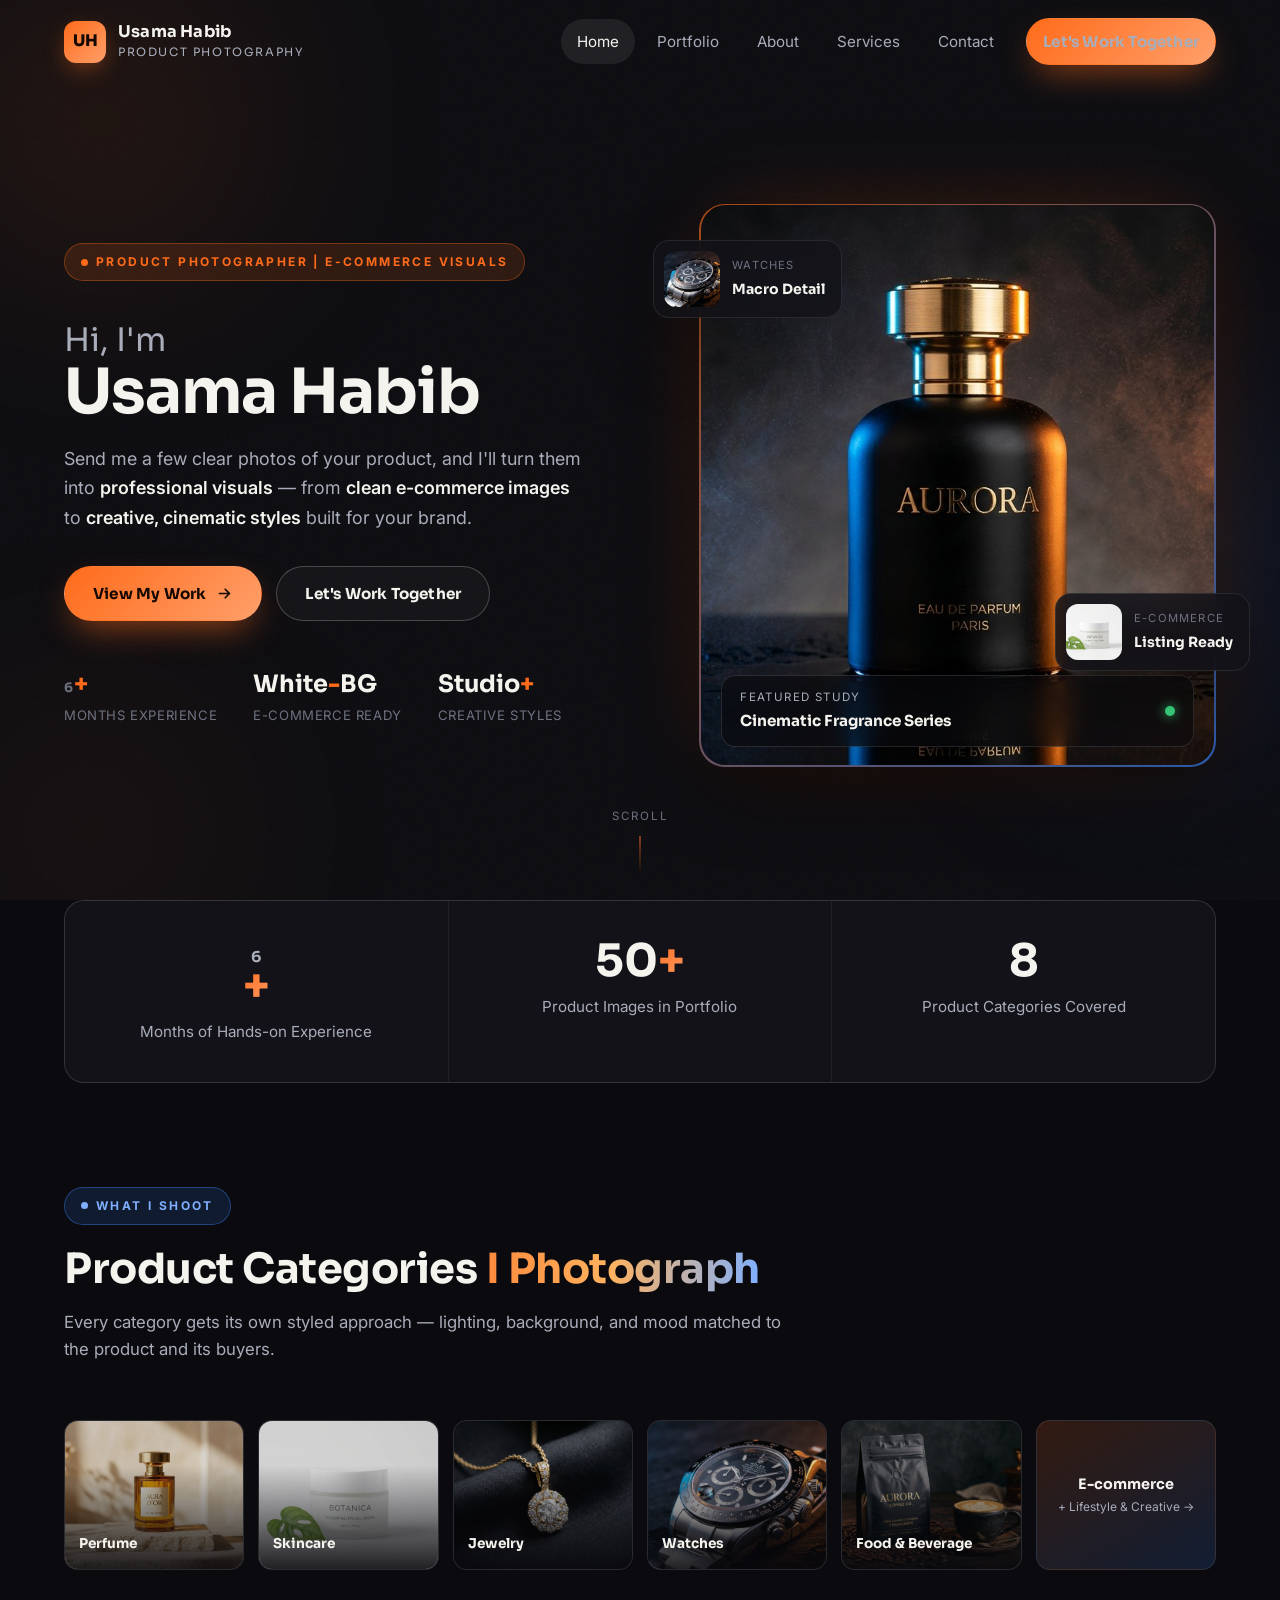
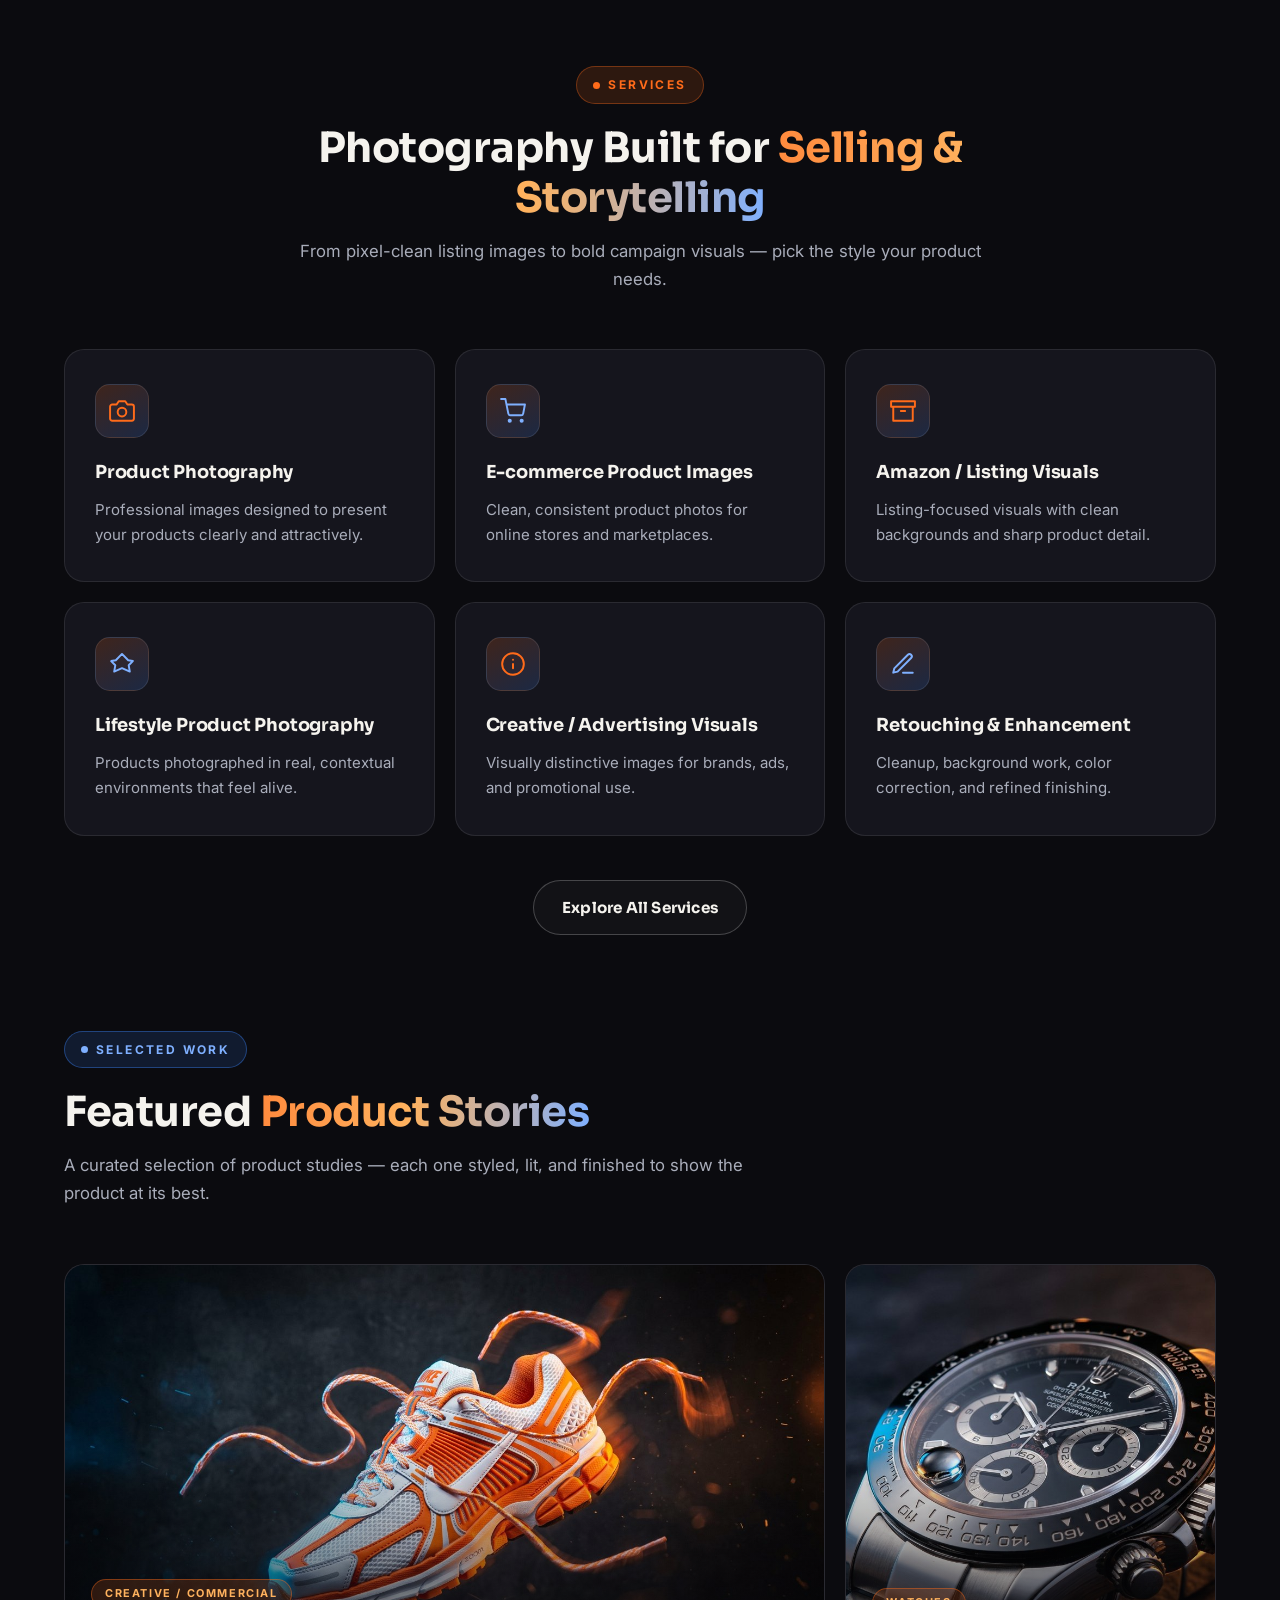
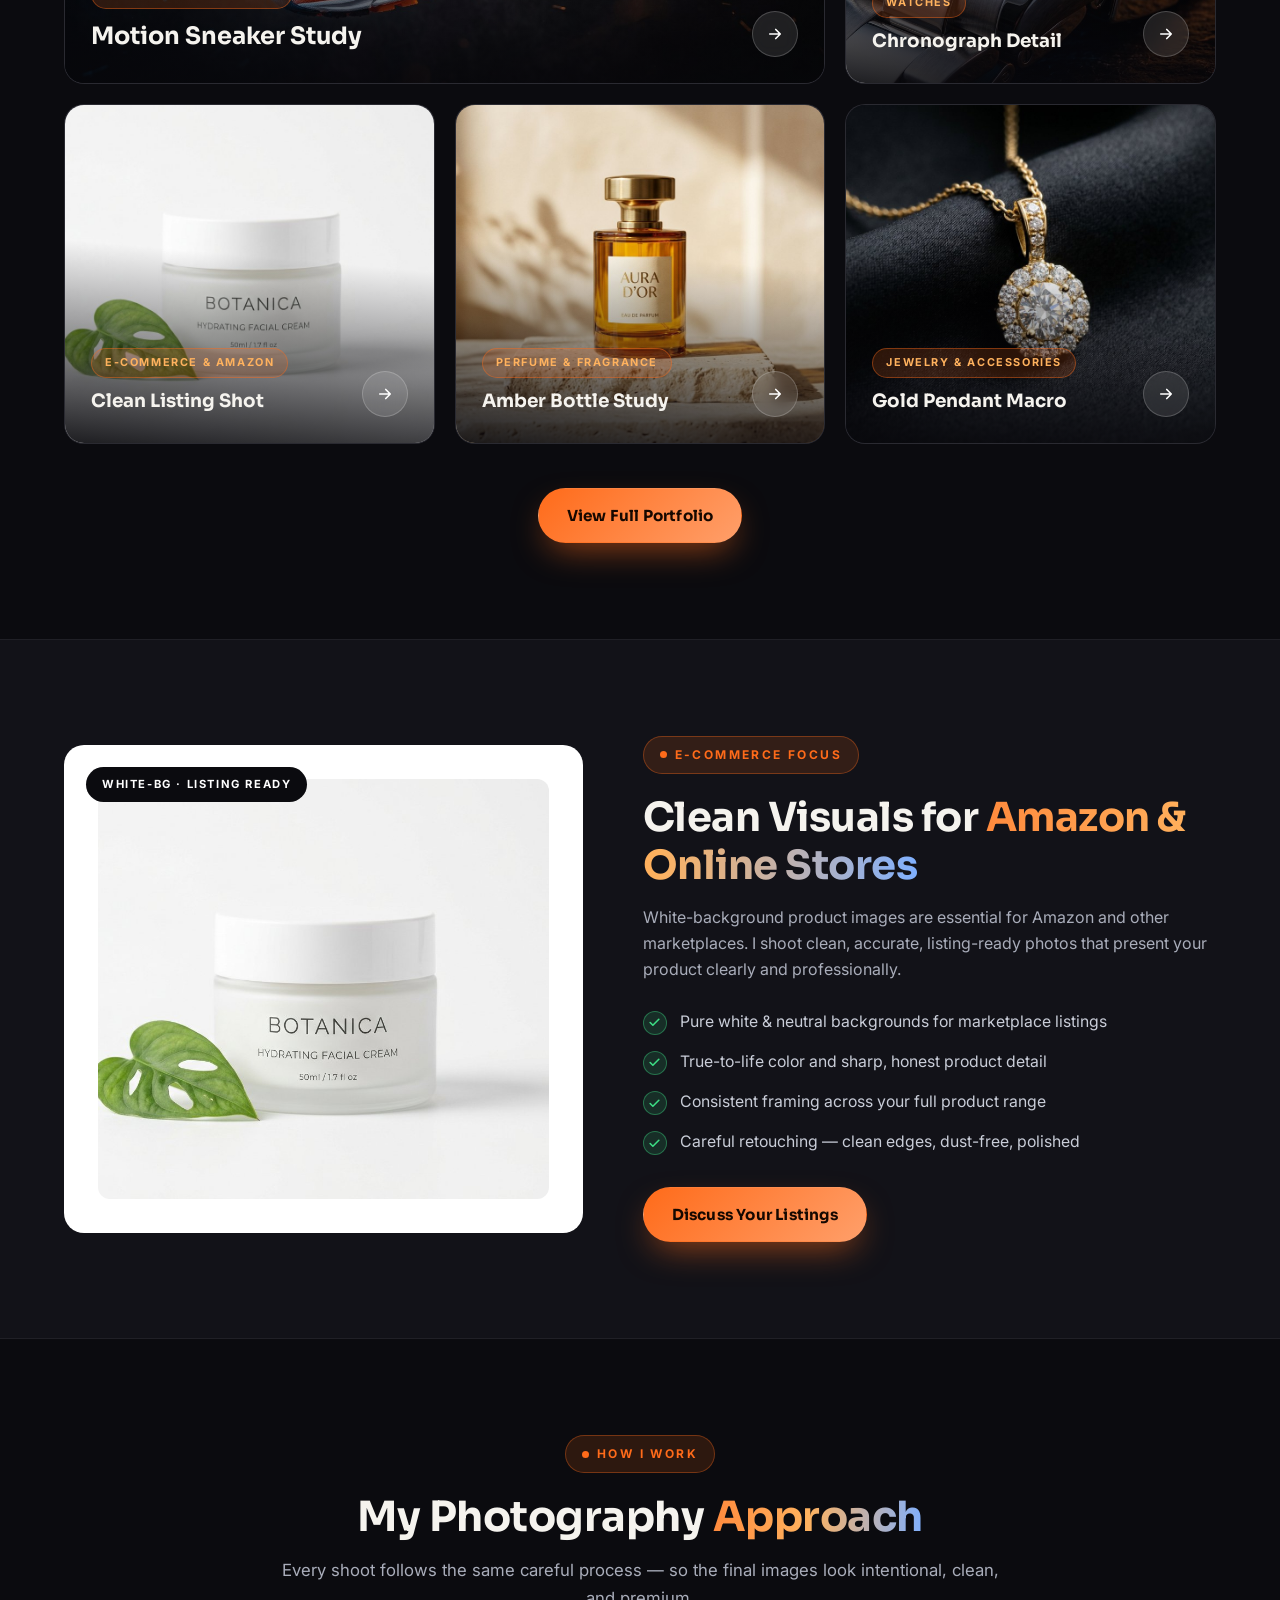
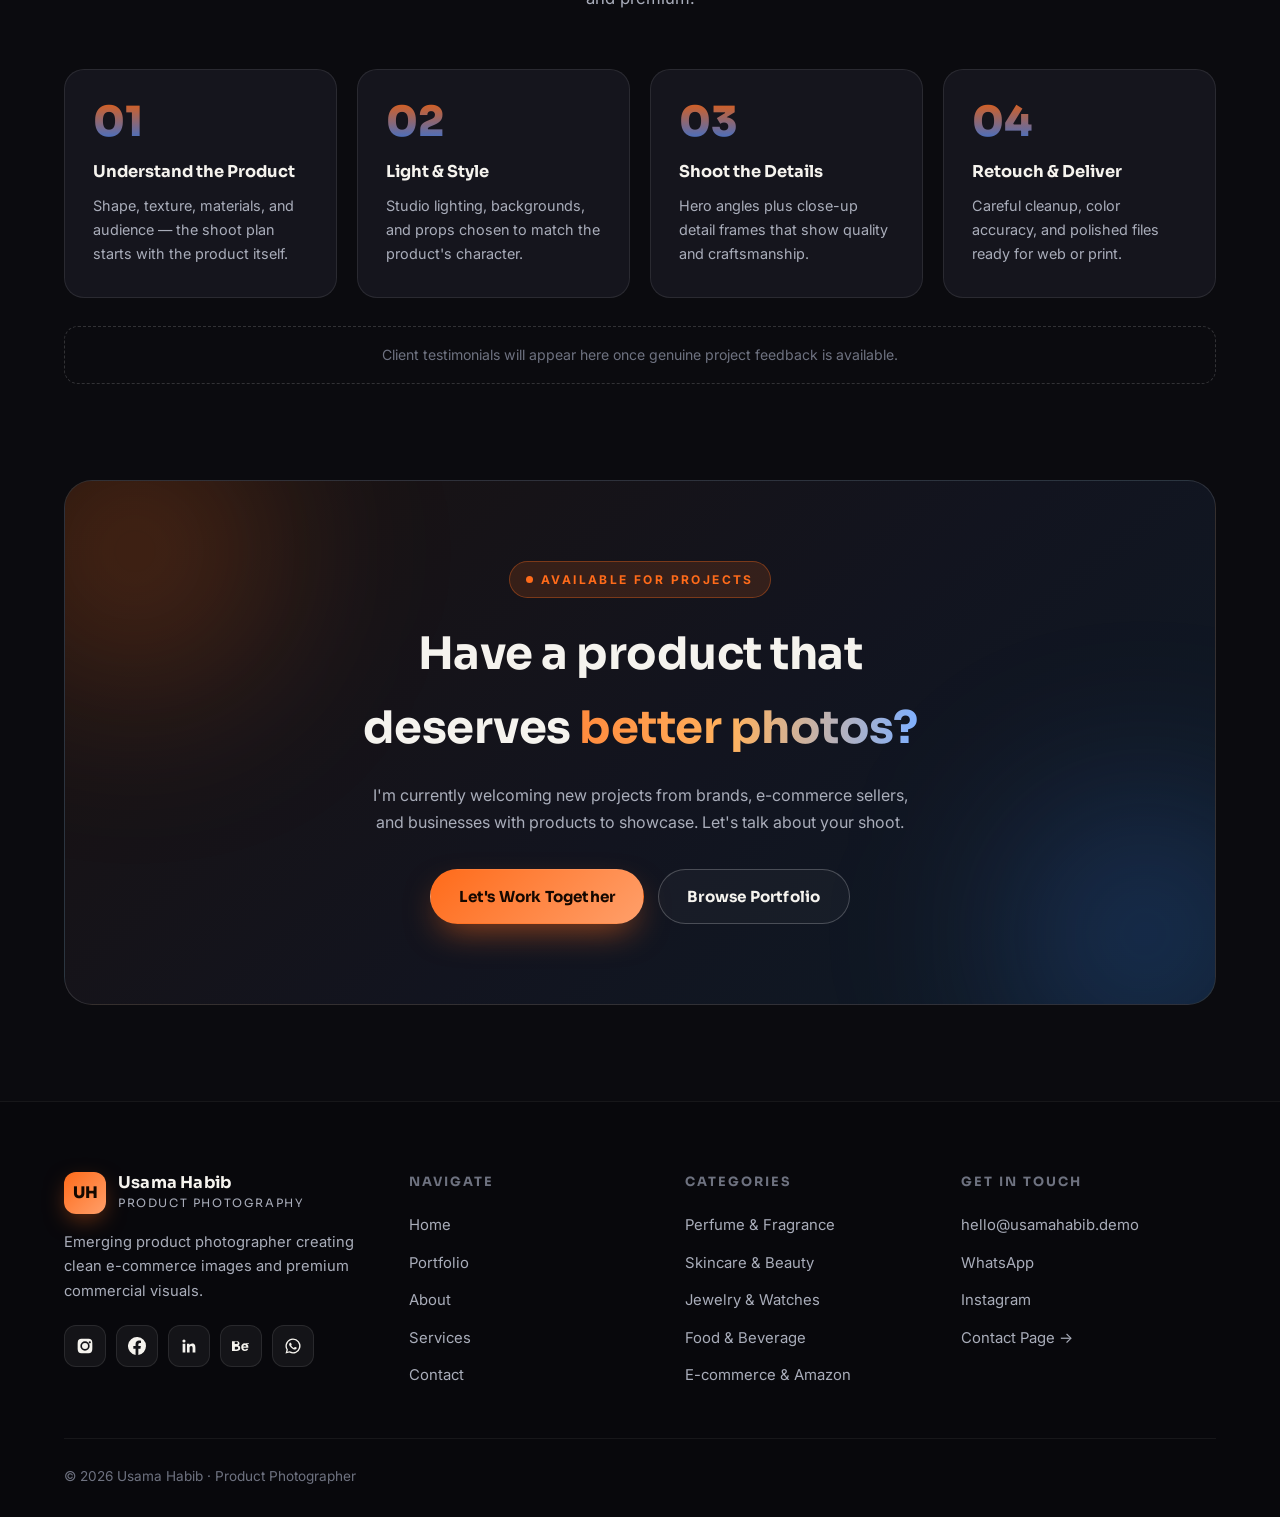
<file: index.html>
<!DOCTYPE html>
<html lang="en">
<head>
<meta charset="UTF-8">
<meta name="viewport" content="width=device-width, initial-scale=1.0">
<title>Usama Habib — Product Photographer | E-commerce Visuals</title>
<!-- EDITABLE: meta description for SEO -->
<meta name="description" content="Usama Habib is an emerging product photographer creating clean e-commerce images, Amazon listing visuals, and premium commercial product photography.">
<link rel="preconnect" href="https://fonts.googleapis.com">
<link rel="preconnect" href="https://fonts.gstatic.com" crossorigin>
<link href="https://fonts.googleapis.com/css2?family=Inter:wght@400;500;600;700&family=Sora:wght@400;600;700;800&display=swap" rel="stylesheet">
<link rel="stylesheet" href="assets/css/styles.css">
<link rel="icon" href="data:image/svg+xml,%3Csvg xmlns='http://www.w3.org/2000/svg' viewBox='0 0 64 64'%3E%3Crect width='64' height='64' rx='14' fill='%23FF6B1A'/%3E%3Ctext x='32' y='43' font-family='Arial' font-weight='bold' font-size='28' text-anchor='middle' fill='%23140800'%3EUH%3C/text%3E%3C/svg%3E">
</head>
<body>

<div class="orbs" aria-hidden="true">
  <div class="orb orb--orange"></div>
  <div class="orb orb--blue"></div>
  <div class="orb orb--orange2"></div>
</div>
<div class="grain" aria-hidden="true"></div>

<!-- ================= HEADER ================= -->
<header class="site-header" id="siteHeader">
  <nav class="nav" aria-label="Main navigation">
    <a class="brand" href="index.html" aria-label="Usama Habib — home">
      <span class="brand__mark">UH</span>
      <span class="brand__text"><strong>Usama Habib</strong><span>Product Photography</span></span>
    </a>
    <div class="nav__links" id="navLinks">
      <a href="index.html" class="active" aria-current="page">Home</a>
      <a href="portfolio.html">Portfolio</a>
      <a href="about.html">About</a>
      <a href="services.html">Services</a>
      <a href="contact.html">Contact</a>
      <a href="contact.html" class="btn btn--primary btn--sm nav__cta">Let's Work Together</a>
    </div>
    <button class="nav__toggle" id="navToggle" aria-label="Open menu" aria-expanded="false">
      <span></span><span></span><span></span>
    </button>
  </nav>
</header>

<main>
<!-- ================= HERO ================= -->
<section class="hero">
  <div class="wrap hero__grid">
    <div>
      <!-- EDITABLE: professional title -->
      <span class="eyebrow reveal"><span class="dot"></span>Product Photographer&nbsp;|&nbsp;E-commerce Visuals</span>
      <h1 class="reveal" data-delay="80"><span class="thin">Hi, I'm</span>Usama Habib</h1>
      <!-- EDITABLE: tagline (Usama-supplied). Managed from Admin Panel. -->
      <p class="hero__tagline reveal" data-delay="160" data-config="tagline">
        Send me a few clear photos of your product, and I'll turn them into <strong>professional visuals</strong> — from <strong>clean e-commerce images</strong> to <strong>creative, cinematic styles</strong> built for your brand.
      </p>
      <div class="hero__ctas reveal" data-delay="240">
        <a href="portfolio.html" class="btn btn--primary">View My Work
          <svg viewBox="0 0 24 24" fill="none" stroke="currentColor" stroke-width="2.4" stroke-linecap="round" stroke-linejoin="round"><path d="M5 12h14M13 6l6 6-6 6"/></svg>
        </a>
        <a href="contact.html" class="btn btn--ghost">Let's Work Together</a>
      </div>
      <div class="hero__mini-stats reveal" data-delay="320">
        <div class="mini-stat"><b><span data-count="6" data-genuine="true">0</span><em>+</em></b><span>Months Experience</span></div>
        <div class="mini-stat"><b>White<em>-</em>BG</b><span>E-commerce Ready</span></div>
        <div class="mini-stat"><b>Studio<em>+</em></b><span>Creative Styles</span></div>
      </div>
    </div>

    <div class="hero__visual reveal" data-delay="200">
      <!-- NOTE: sample imagery — replace with Usama's real hero photograph (same filename). -->
      <div class="frame">
        <div class="frame__inner">
          <img src="assets/images/hero-perfume.jpg" alt="Cinematic studio photograph of a luxury perfume bottle with orange and blue lighting" fetchpriority="high">
        </div>
        <div class="frame__cap">
          <div><small>Featured Study</small><strong>Cinematic Fragrance Series</strong></div>
          <span class="cap-dot" title="Available for projects"></span>
        </div>
      </div>
      <div class="float-card float-card--a">
        <img src="assets/images/work-watch.jpg" alt="Luxury watch product photograph">
        <div><small>Watches</small><strong>Macro Detail</strong></div>
      </div>
      <div class="float-card float-card--b">
        <img src="assets/images/work-skincare.jpg" alt="Clean white-background skincare product photograph">
        <div><small>E-commerce</small><strong>Listing Ready</strong></div>
      </div>
    </div>
  </div>
  <div class="scroll-hint" aria-hidden="true">Scroll</div>
</section>

<!-- ================= STATS (genuine numbers only animate) ================= -->
<section class="stats" aria-label="Experience highlights">
  <div class="wrap">
    <div class="stats__bar reveal">
      <div class="stat">
        <!-- EDITABLE: genuine stat -->
        <b><span data-count="6" data-genuine="true">0</span><em>+</em></b>
        <span>Months of Hands-on Experience</span>
      </div>
      <div class="stat">
        <!-- PLACEHOLDER: confirm final number of product images -->
        <b>50<em>+</em></b>
        <span>Product Images in Portfolio</span>
      </div>
      <div class="stat">
        <!-- PLACEHOLDER: confirm final number of categories -->
        <b>8</b>
        <span>Product Categories Covered</span>
      </div>
    </div>
    <!-- No fake clients, ratings, or testimonials are shown — per content rules. -->
  </div>
</section>

<!-- ================= CATEGORY STRIP (replaces brand logos — no fake clients) ================= -->
<section id="categories">
  <div class="wrap">
    <div class="sec-head reveal">
      <span class="eyebrow eyebrow--blue"><span class="dot"></span>What I Shoot</span>
      <h2>Product Categories <span class="grad-text">I Photograph</span></h2>
      <p>Every category gets its own styled approach — lighting, background, and mood matched to the product and its buyers.</p>
    </div>
    <!-- EDITABLE: category cards (managed from Admin Panel later) -->
    <div class="cat-strip">
      <a class="cat-chip reveal" href="portfolio.html"><img src="assets/images/work-perfume.jpg" alt="Perfume product photography" loading="lazy"><span>Perfume</span></a>
      <a class="cat-chip reveal" data-delay="70" href="portfolio.html"><img src="assets/images/work-skincare.jpg" alt="Skincare product photography" loading="lazy"><span>Skincare</span></a>
      <a class="cat-chip reveal" data-delay="140" href="portfolio.html"><img src="assets/images/work-jewelry.jpg" alt="Jewelry product photography" loading="lazy"><span>Jewelry</span></a>
      <a class="cat-chip reveal" data-delay="210" href="portfolio.html"><img src="assets/images/work-watch.jpg" alt="Watch product photography" loading="lazy"><span>Watches</span></a>
      <a class="cat-chip reveal" data-delay="280" href="portfolio.html"><img src="assets/images/work-coffee.jpg" alt="Food and beverage product photography" loading="lazy"><span>Food &amp; Beverage</span></a>
      <a class="cat-chip cat-chip--more reveal" data-delay="350" href="portfolio.html"><span>E-commerce<small>+ Lifestyle &amp; Creative →</small></span></a>
    </div>
  </div>
</section>

<!-- ================= SERVICES PREVIEW ================= -->
<section id="services" style="padding-top:0">
  <div class="wrap">
    <div class="sec-head center reveal">
      <span class="eyebrow"><span class="dot"></span>Services</span>
      <h2>Photography Built for <span class="grad-text">Selling &amp; Storytelling</span></h2>
      <p>From pixel-clean listing images to bold campaign visuals — pick the style your product needs.</p>
    </div>
    <!-- EDITABLE: service cards (managed from Admin Panel later). No prices shown yet. -->
    <div class="svc-grid">
      <article class="svc reveal">
        <div class="svc__icon"><svg viewBox="0 0 24 24" fill="none" stroke-width="1.8" stroke-linecap="round" stroke-linejoin="round"><path d="M23 19a2 2 0 0 1-2 2H3a2 2 0 0 1-2-2V8a2 2 0 0 1 2-2h4l2-3h6l2 3h4a2 2 0 0 1 2 2z"/><circle cx="12" cy="13" r="4"/></svg></div>
        <h3>Product Photography</h3><p>Professional images designed to present your products clearly and attractively.</p>
      </article>
      <article class="svc reveal" data-delay="80">
        <div class="svc__icon"><svg viewBox="0 0 24 24" fill="none" stroke-width="1.8" stroke-linecap="round" stroke-linejoin="round"><circle cx="9" cy="21" r="1"/><circle cx="20" cy="21" r="1"/><path d="M1 1h4l2.7 13.4a2 2 0 0 0 2 1.6h9.7a2 2 0 0 0 2-1.6L23 6H6"/></svg></div>
        <h3>E-commerce Product Images</h3><p>Clean, consistent product photos for online stores and marketplaces.</p>
      </article>
      <article class="svc reveal" data-delay="160">
        <div class="svc__icon"><svg viewBox="0 0 24 24" fill="none" stroke-width="1.8" stroke-linecap="round" stroke-linejoin="round"><path d="M21 8v13H3V8M1 3h22v5H1zM10 12h4"/></svg></div>
        <h3>Amazon / Listing Visuals</h3><p>Listing-focused visuals with clean backgrounds and sharp product detail.</p>
      </article>
      <article class="svc reveal">
        <div class="svc__icon"><svg viewBox="0 0 24 24" fill="none" stroke-width="1.8" stroke-linecap="round" stroke-linejoin="round"><path d="M12 2.7 17.7 8.5 22 9.3 18.2 13.2 19.2 19 12 15.9 4.8 19 5.8 13.2 2 9.3 6.3 8.5z"/></svg></div>
        <h3>Lifestyle Product Photography</h3><p>Products photographed in real, contextual environments that feel alive.</p>
      </article>
      <article class="svc reveal" data-delay="80">
        <div class="svc__icon"><svg viewBox="0 0 24 24" fill="none" stroke-width="1.8" stroke-linecap="round" stroke-linejoin="round"><circle cx="12" cy="12" r="10"/><path d="M12 16v-4M12 8h.01"/></svg></div>
        <h3>Creative / Advertising Visuals</h3><p>Visually distinctive images for brands, ads, and promotional use.</p>
      </article>
      <article class="svc reveal" data-delay="160">
        <div class="svc__icon"><svg viewBox="0 0 24 24" fill="none" stroke-width="1.8" stroke-linecap="round" stroke-linejoin="round"><path d="M12 20h9M16.5 3.5a2.1 2.1 0 0 1 3 3L7 19l-4 1 1-4z"/></svg></div>
        <h3>Retouching &amp; Enhancement</h3><p>Cleanup, background work, color correction, and refined finishing.</p>
      </article>
    </div>
    <div class="sec-cta reveal"><a href="services.html" class="btn btn--ghost">Explore All Services</a></div>
  </div>
</section>

<!-- ================= FEATURED WORK ================= -->
<section id="work" style="padding-top:0">
  <div class="wrap">
    <div class="sec-head reveal">
      <span class="eyebrow eyebrow--blue"><span class="dot"></span>Selected Work</span>
      <h2>Featured <span class="grad-text">Product Stories</span></h2>
      <p>A curated selection of product studies — each one styled, lit, and finished to show the product at its best.</p>
    </div>
    <!-- NOTE: sample imagery — replace with Usama's real photographs (same filenames). -->
    <!-- EDITABLE: featured images (managed from Admin Panel later) -->
    <div class="work-grid">
      <article class="work work--wide reveal">
        <img src="assets/images/work-sneaker.jpg" alt="Sneaker floating in dramatic orange and blue studio light" loading="lazy">
        <div class="work__meta"><div><span class="work__pill">Creative / Commercial</span><h3>Motion Sneaker Study</h3></div>
        <span class="work__arrow"><svg viewBox="0 0 24 24" fill="none" stroke-width="2.2" stroke-linecap="round" stroke-linejoin="round"><path d="M5 12h14M13 6l6 6-6 6"/></svg></span></div>
      </article>
      <article class="work reveal" data-delay="100">
        <img src="assets/images/work-watch.jpg" alt="Luxury chronograph watch in cinematic light" loading="lazy">
        <div class="work__meta"><div><span class="work__pill">Watches</span><h3>Chronograph Detail</h3></div>
        <span class="work__arrow"><svg viewBox="0 0 24 24" fill="none" stroke-width="2.2" stroke-linecap="round" stroke-linejoin="round"><path d="M5 12h14M13 6l6 6-6 6"/></svg></span></div>
      </article>
      <article class="work reveal">
        <img src="assets/images/work-skincare.jpg" alt="Skincare cream jar on pure white background" loading="lazy">
        <div class="work__meta"><div><span class="work__pill">E-commerce</span><h3>Clean Listing Shot</h3></div>
        <span class="work__arrow"><svg viewBox="0 0 24 24" fill="none" stroke-width="2.2" stroke-linecap="round" stroke-linejoin="round"><path d="M5 12h14M13 6l6 6-6 6"/></svg></span></div>
      </article>
      <article class="work reveal" data-delay="100">
        <img src="assets/images/work-perfume.jpg" alt="Amber perfume bottle on stone podium" loading="lazy">
        <div class="work__meta"><div><span class="work__pill">Perfume &amp; Fragrance</span><h3>Amber Bottle Study</h3></div>
        <span class="work__arrow"><svg viewBox="0 0 24 24" fill="none" stroke-width="2.2" stroke-linecap="round" stroke-linejoin="round"><path d="M5 12h14M13 6l6 6-6 6"/></svg></span></div>
      </article>
      <article class="work reveal" data-delay="180">
        <img src="assets/images/work-jewelry.jpg" alt="Gold necklace with pendant on dark silk" loading="lazy">
        <div class="work__meta"><div><span class="work__pill">Jewelry</span><h3>Gold Pendant Macro</h3></div>
        <span class="work__arrow"><svg viewBox="0 0 24 24" fill="none" stroke-width="2.2" stroke-linecap="round" stroke-linejoin="round"><path d="M5 12h14M13 6l6 6-6 6"/></svg></span></div>
      </article>
    </div>
    <div class="sec-cta reveal"><a href="portfolio.html" class="btn btn--primary">View Full Portfolio</a></div>
  </div>
</section>

<!-- ================= E-COMMERCE FOCUS ================= -->
<section class="ecom" id="ecommerce">
  <div class="wrap ecom__grid">
    <div class="ecom__img reveal">
      <span class="ecom__badge">White-BG · Listing Ready</span>
      <!-- NOTE: sample imagery — replace with Usama's real e-commerce photograph. -->
      <img src="assets/images/work-skincare.jpg" alt="Clean white-background e-commerce product photograph" loading="lazy">
    </div>
    <div>
      <span class="eyebrow reveal"><span class="dot"></span>E-commerce Focus</span>
      <h2 class="reveal" data-delay="80" style="font-family:var(--font-display);font-size:clamp(1.8rem,3.2vw,2.5rem);line-height:1.2;letter-spacing:-.5px;margin-bottom:14px">
        Clean Visuals for <span class="grad-text">Amazon &amp; Online Stores</span></h2>
      <p class="reveal" data-delay="140" style="color:var(--muted)">White-background product images are essential for Amazon and other marketplaces. I shoot clean, accurate, listing-ready photos that present your product clearly and professionally.</p>
      <ul class="check-list reveal" data-delay="200">
        <li><span class="check"><svg viewBox="0 0 24 24" fill="none" stroke-width="3" stroke-linecap="round" stroke-linejoin="round"><path d="M20 6 9 17l-5-5"/></svg></span>Pure white &amp; neutral backgrounds for marketplace listings</li>
        <li><span class="check"><svg viewBox="0 0 24 24" fill="none" stroke-width="3" stroke-linecap="round" stroke-linejoin="round"><path d="M20 6 9 17l-5-5"/></svg></span>True-to-life color and sharp, honest product detail</li>
        <li><span class="check"><svg viewBox="0 0 24 24" fill="none" stroke-width="3" stroke-linecap="round" stroke-linejoin="round"><path d="M20 6 9 17l-5-5"/></svg></span>Consistent framing across your full product range</li>
        <li><span class="check"><svg viewBox="0 0 24 24" fill="none" stroke-width="3" stroke-linecap="round" stroke-linejoin="round"><path d="M20 6 9 17l-5-5"/></svg></span>Careful retouching — clean edges, dust-free, polished</li>
      </ul>
      <div class="reveal" data-delay="260"><a href="contact.html" class="btn btn--primary">Discuss Your Listings</a></div>
    </div>
  </div>
</section>

<!-- ================= APPROACH (testimonials added here later when genuine) ================= -->
<section id="approach">
  <div class="wrap">
    <div class="sec-head center reveal">
      <span class="eyebrow"><span class="dot"></span>How I Work</span>
      <h2>My Photography <span class="grad-text">Approach</span></h2>
      <p>Every shoot follows the same careful process — so the final images look intentional, clean, and premium.</p>
    </div>
    <div class="steps">
      <article class="step reveal"><div class="step__num">01</div><h3>Understand the Product</h3><p>Shape, texture, materials, and audience — the shoot plan starts with the product itself.</p></article>
      <article class="step reveal" data-delay="80"><div class="step__num">02</div><h3>Light &amp; Style</h3><p>Studio lighting, backgrounds, and props chosen to match the product's character.</p></article>
      <article class="step reveal" data-delay="160"><div class="step__num">03</div><h3>Shoot the Details</h3><p>Hero angles plus close-up detail frames that show quality and craftsmanship.</p></article>
      <article class="step reveal" data-delay="240"><div class="step__num">04</div><h3>Retouch &amp; Deliver</h3><p>Careful cleanup, color accuracy, and polished files ready for web or print.</p></article>
    </div>
    <!-- EDITABLE: genuine client testimonials can be added here later via Admin Panel. None shown until then. -->
    <p class="approach__note reveal">Client testimonials will appear here once genuine project feedback is available.</p>
  </div>
</section>

<!-- ================= CLOSING CTA ================= -->
<section id="contact-cta" style="padding-top:0">
  <div class="wrap">
    <div class="cta-panel reveal">
      <span class="eyebrow"><span class="dot"></span>Available for Projects</span>
      <h2>Have a product that deserves <span class="grad-text">better photos?</span></h2>
      <p>I'm currently welcoming new projects from brands, e-commerce sellers, and businesses with products to showcase. Let's talk about your shoot.</p>
      <div class="hero__ctas">
        <a href="contact.html" class="btn btn--primary">Let's Work Together</a>
        <a href="portfolio.html" class="btn btn--ghost">Browse Portfolio</a>
      </div>
    </div>
  </div>
</section>
</main>

<!-- ================= FOOTER ================= -->
<footer>
  <div class="wrap">
    <div class="foot-grid">
      <div class="foot-brand">
        <a class="brand" href="index.html"><span class="brand__mark">UH</span>
          <span class="brand__text"><strong>Usama Habib</strong><span>Product Photography</span></span></a>
        <p>Emerging product photographer creating clean e-commerce images and premium commercial visuals.</p>
        <!-- EDITABLE: social links — Usama to paste real URLs. Empty links show dashed. -->
        <div class="socials">
          <a href="#" data-social="instagram" aria-label="Instagram" title="Instagram — add link"><svg viewBox="0 0 24 24"><path d="M12 2.2c3.2 0 3.6 0 4.8.1 3.3.1 4.8 1.7 4.9 4.9.1 1.3.1 1.6.1 4.8s0 3.6-.1 4.8c-.1 3.2-1.7 4.8-4.9 4.9-1.3.1-1.6.1-4.8.1s-3.6 0-4.8-.1c-3.3-.1-4.8-1.7-4.9-4.9C2.2 15.6 2.2 15.2 2.2 12s0-3.6.1-4.8C2.4 4 4 2.4 7.2 2.3 8.4 2.2 8.8 2.2 12 2.2zm0 3.6a6.2 6.2 0 1 0 0 12.4 6.2 6.2 0 0 0 0-12.4zm0 10.2a4 4 0 1 1 0-8 4 4 0 0 1 0 8zm6.4-10.4a1.4 1.4 0 1 0 0 2.9 1.4 1.4 0 0 0 0-2.9z"/></svg></a>
          <a href="#" data-social="facebook" aria-label="Facebook" title="Facebook — add link"><svg viewBox="0 0 24 24"><path d="M24 12a12 12 0 1 0-13.9 11.9v-8.4h-3v-3.5h3V9.4c0-3 1.8-4.7 4.5-4.7 1.3 0 2.7.2 2.7.2v3h-1.5c-1.5 0-2 1-2 1.9V12h3.3l-.5 3.5h-2.8v8.4A12 12 0 0 0 24 12z"/></svg></a>
          <a href="#" data-social="linkedin" aria-label="LinkedIn" title="LinkedIn — add link"><svg viewBox="0 0 24 24"><path d="M20.4 20.5h-3.6v-5.6c0-1.3 0-3-1.9-3s-2.1 1.4-2.1 2.9v5.7H9.3V9h3.4v1.6h.1c.5-.9 1.7-1.9 3.4-1.9 3.6 0 4.3 2.4 4.3 5.5v6.3zM5.3 7.4a2.1 2.1 0 1 1 0-4.2 2.1 2.1 0 0 1 0 4.2zM7.1 20.5H3.5V9h3.6v11.5z"/></svg></a>
          <a href="#" data-social="behance" aria-label="Behance" title="Behance — add link"><svg viewBox="0 0 24 24"><path d="M8.8 10.9c.7-.4 1.2-1.2 1.2-2.3 0-2.4-1.7-3.1-3.9-3.1H0v13.1h6.3c2.3 0 4.7-1 4.7-3.9 0-1.4-.6-2.4-2.2-2.9v-.9zm-5-4.5h2c1 0 1.9.2 1.9 1.5S6.8 9.3 5.7 9.3h-2V6.4zm2.3 10.1H3.8v-3.6h2.4c1.2 0 2.1.5 2.1 1.9s-.9 1.7-2.2 1.7zm10.9-8.1c-3 0-4.7 2.3-4.7 5.2 0 3 1.9 4.9 4.9 4.9 2.3 0 3.8-1 4.4-3h-2.3c-.2.7-1 1.1-2 1.1-1.4 0-2.1-.8-2.2-2.4h6.8v-.6c0-2.9-1.6-5.2-4.9-5.2zm-2 4.1c.1-1 .7-2 2-2 1.4 0 1.9 1 2 2H15zm7.5-3.4h-3.6V7.9h3.6v1.2z"/></svg></a>
          <a href="#" data-social="whatsapp" aria-label="WhatsApp" title="WhatsApp — add link"><svg viewBox="0 0 24 24"><path d="M12 2a10 10 0 0 0-8.6 15.1L2 22l5.1-1.3A10 10 0 1 0 12 2zm0 18.2a8.2 8.2 0 0 1-4.2-1.1l-.3-.2-3 .8.8-2.9-.2-.3A8.2 8.2 0 1 1 12 20.2zm4.6-6.1c-.3-.1-1.5-.7-1.7-.8-.2-.1-.4-.1-.6.1-.2.3-.6.8-.8 1-.1.2-.3.2-.5.1a6.7 6.7 0 0 1-3.3-2.9c-.3-.4 0-.5.1-.7l.4-.5c.1-.2.1-.3 0-.5L9.4 8c-.2-.5-.4-.4-.6-.4h-.5c-.2 0-.5.1-.7.3-.9.9-1.1 2.2-.2 3.9a11.6 11.6 0 0 0 4.5 4.2c1.7.7 2.4.8 3.2.6.5-.1 1.5-.6 1.7-1.2.2-.6.2-1.1.1-1.2 0-.1-.2-.1-.4-.2z"/></svg></a>
        </div>
      </div>
      <div>
        <h4>Navigate</h4>
        <ul>
          <li><a href="index.html">Home</a></li>
          <li><a href="portfolio.html">Portfolio</a></li>
          <li><a href="about.html">About</a></li>
          <li><a href="services.html">Services</a></li>
          <li><a href="contact.html">Contact</a></li>
        </ul>
      </div>
      <div>
        <h4>Categories</h4>
        <ul>
          <li><a href="portfolio.html">Perfume &amp; Fragrance</a></li>
          <li><a href="portfolio.html">Skincare &amp; Beauty</a></li>
          <li><a href="portfolio.html">Jewelry &amp; Watches</a></li>
          <li><a href="portfolio.html">Food &amp; Beverage</a></li>
          <li><a href="portfolio.html">E-commerce &amp; Amazon</a></li>
        </ul>
      </div>
      <div>
        <h4>Get in Touch</h4>
        <ul>
          <!-- EDITABLE: contact links — Usama to paste real info -->
          <li><a href="#" data-social="email">Email — add link</a></li>
          <li><a href="#" data-social="whatsapp">WhatsApp — add link</a></li>
          <li><a href="#" data-social="instagram">Instagram — add link</a></li>
          <li><a href="contact.html">Contact Page →</a></li>
        </ul>
      </div>
    </div>
    <div class="foot-bottom">
      <span>© <span id="year">2026</span> Usama Habib · Product Photographer</span>
    </div>
  </div>
</footer>

<script src="assets/js/engine.js"></script>
<script src="assets/js/main.js"></script>
</body>
</html>
</file>
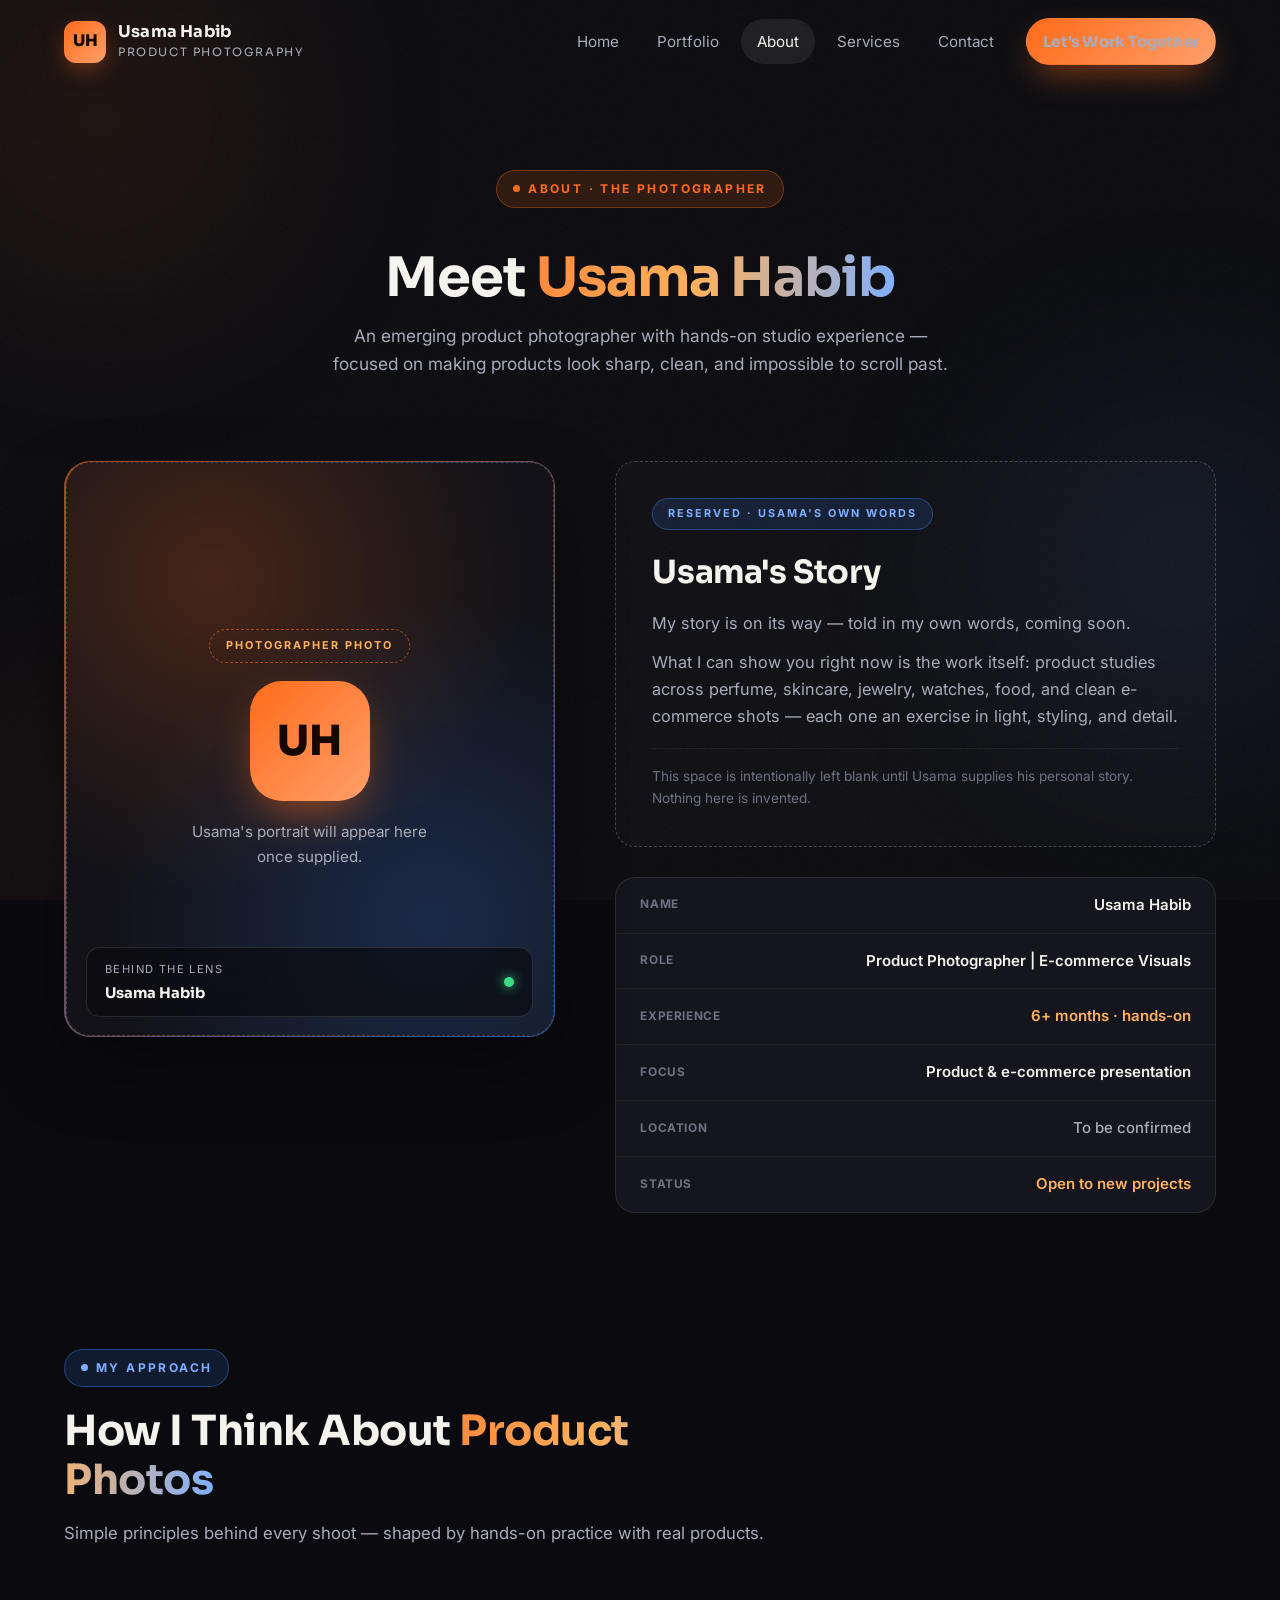
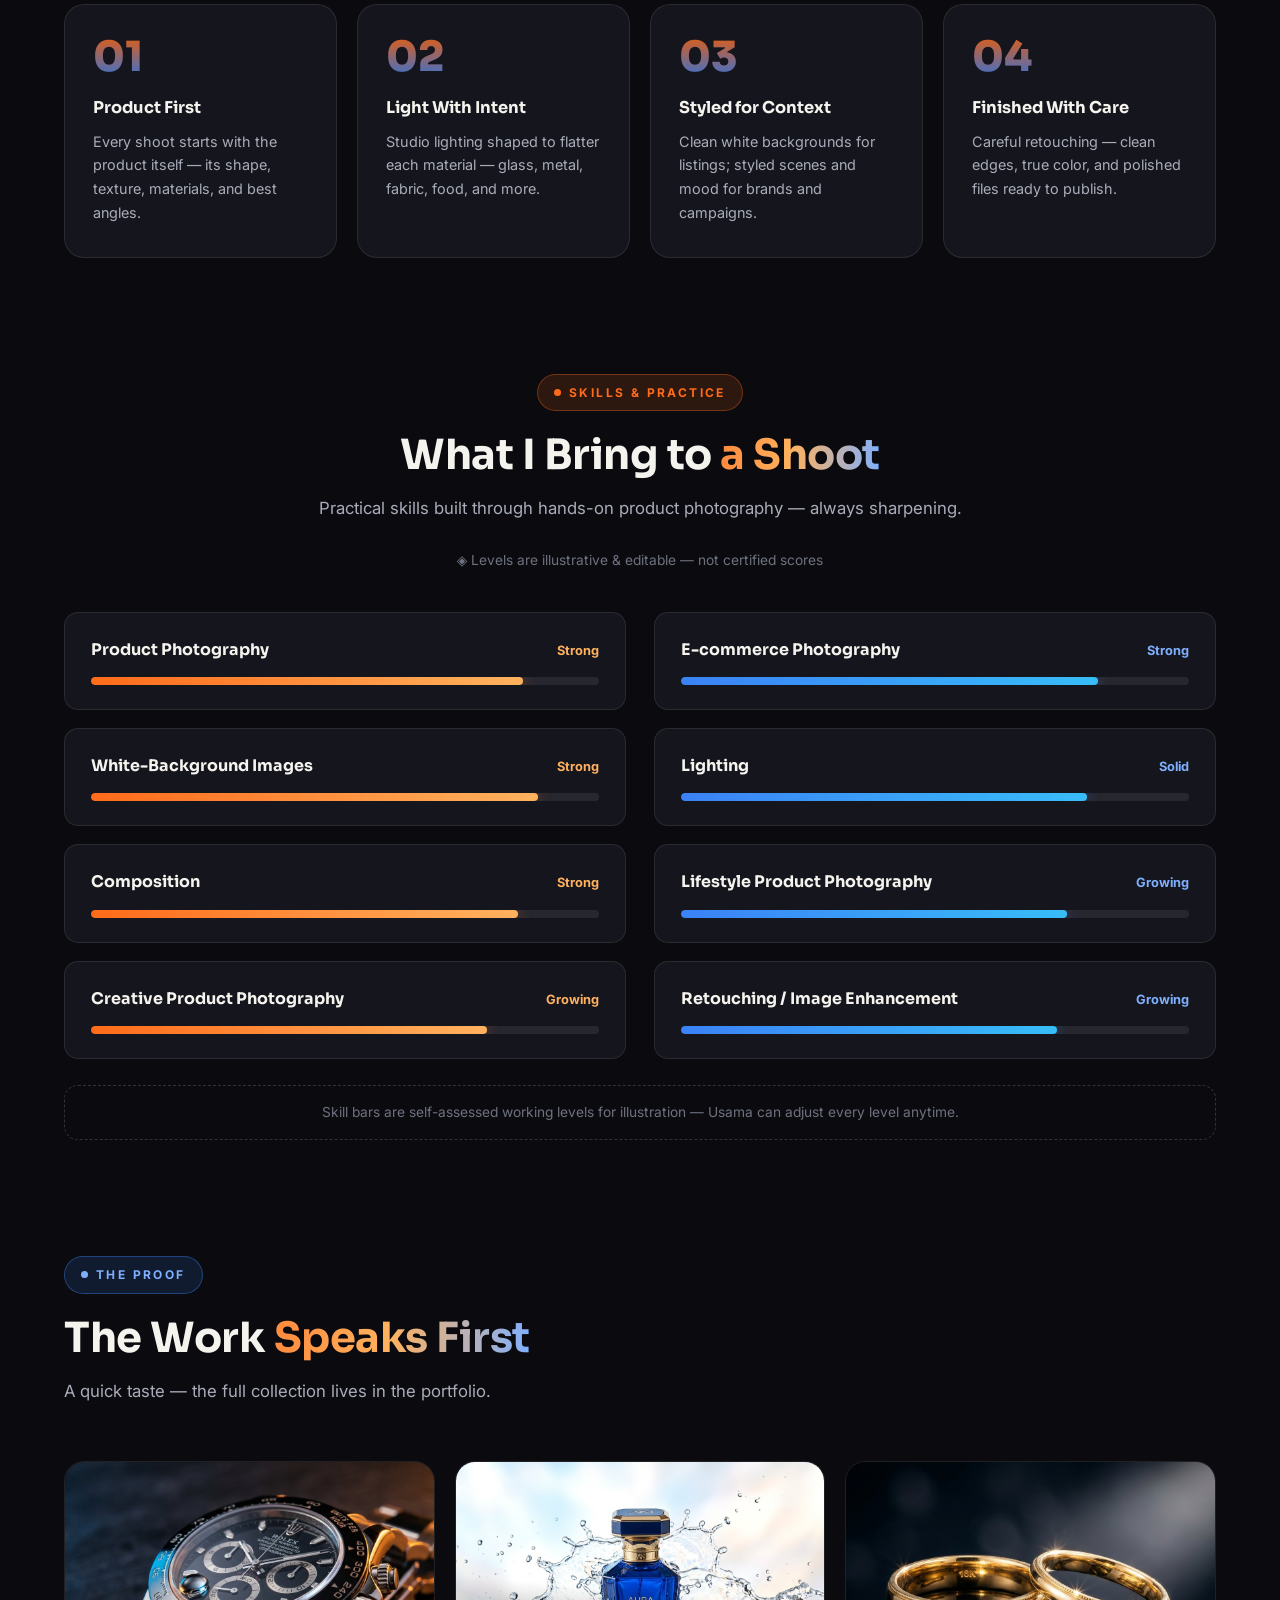
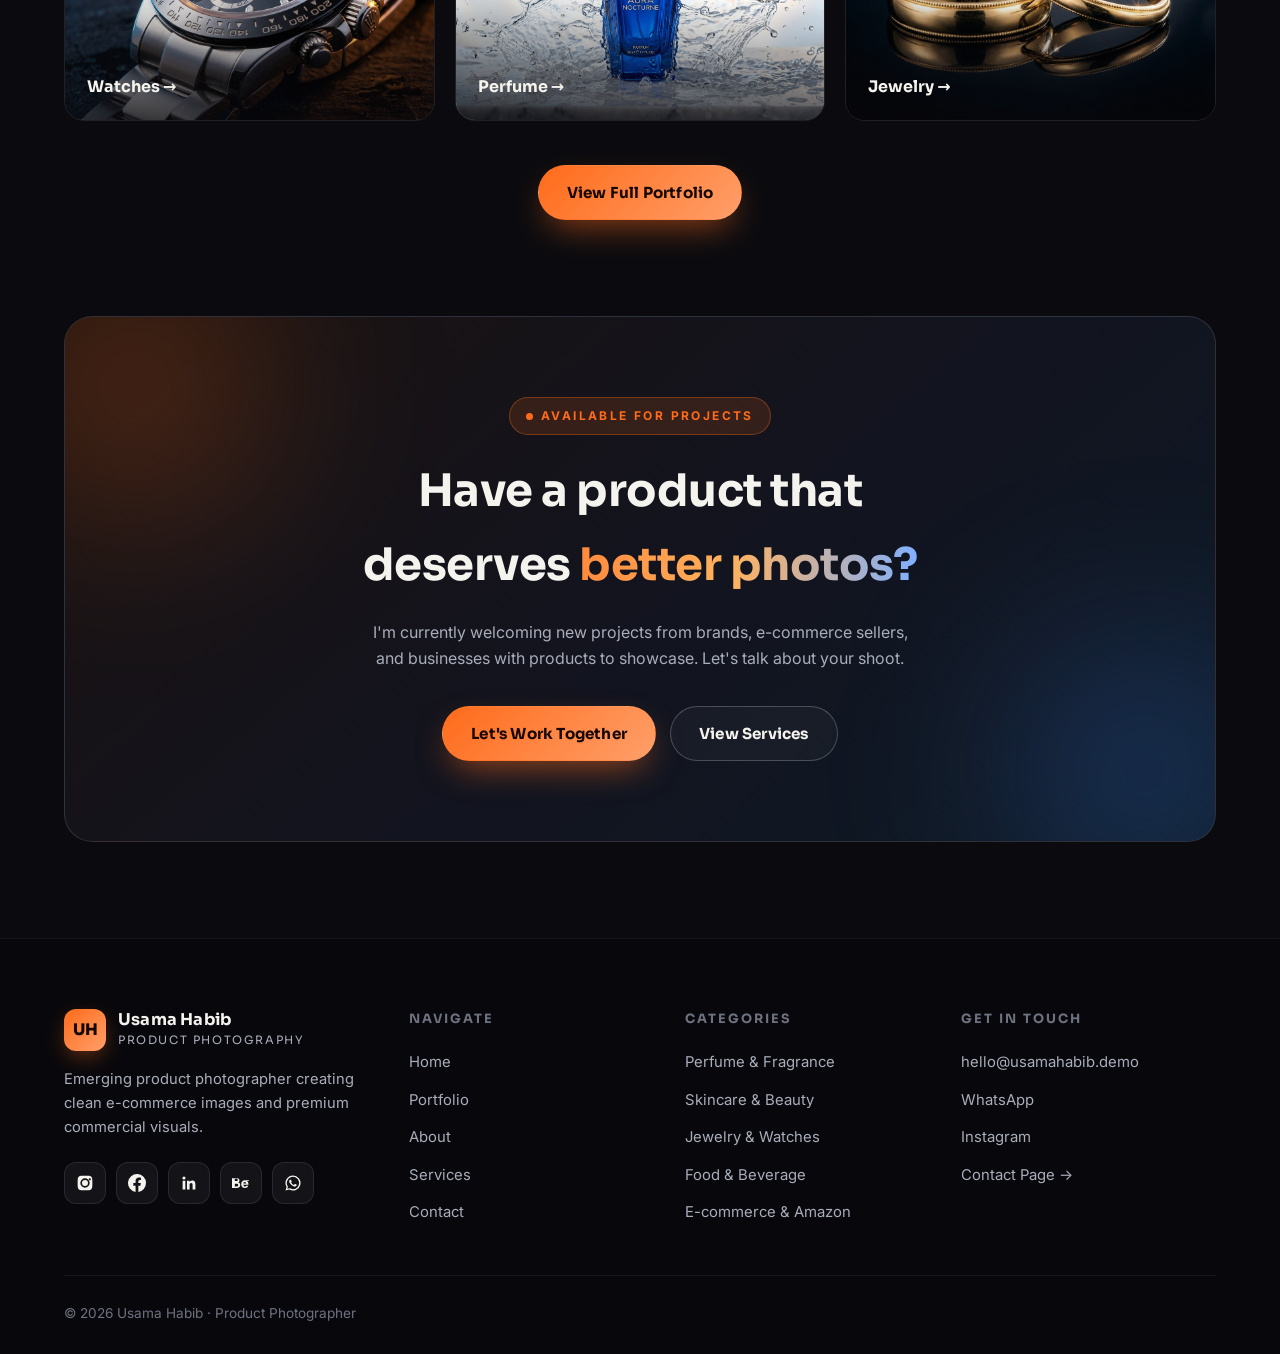
<file: about.html>
<!DOCTYPE html>
<html lang="en">
<head>
<meta charset="UTF-8">
<meta name="viewport" content="width=device-width, initial-scale=1.0">
<title>About — Usama Habib | Product Photographer</title>
<!-- EDITABLE: meta description for SEO -->
<meta name="description" content="About Usama Habib — emerging product photographer focused on e-commerce and commercial product visuals.">
<link rel="preconnect" href="https://fonts.googleapis.com">
<link rel="preconnect" href="https://fonts.gstatic.com" crossorigin>
<link href="https://fonts.googleapis.com/css2?family=Inter:wght@400;500;600;700&family=Sora:wght@400;600;700;800&display=swap" rel="stylesheet">
<link rel="stylesheet" href="assets/css/styles.css">
<link rel="stylesheet" href="assets/css/about.css">
<link rel="icon" href="data:image/svg+xml,%3Csvg xmlns='http://www.w3.org/2000/svg' viewBox='0 0 64 64'%3E%3Crect width='64' height='64' rx='14' fill='%23FF6B1A'/%3E%3Ctext x='32' y='43' font-family='Arial' font-weight='bold' font-size='28' text-anchor='middle' fill='%23140800'%3EUH%3C/text%3E%3C/svg%3E">
</head>
<body>

<div class="orbs" aria-hidden="true">
  <div class="orb orb--orange"></div>
  <div class="orb orb--blue"></div>
  <div class="orb orb--orange2"></div>
</div>
<div class="grain" aria-hidden="true"></div>

<!-- ================= HEADER ================= -->
<header class="site-header" id="siteHeader">
  <nav class="nav" aria-label="Main navigation">
    <a class="brand" href="index.html" aria-label="Usama Habib — home">
      <span class="brand__mark">UH</span>
      <span class="brand__text"><strong>Usama Habib</strong><span>Product Photography</span></span>
    </a>
    <div class="nav__links" id="navLinks">
      <a href="index.html">Home</a>
      <a href="portfolio.html">Portfolio</a>
      <a href="about.html" class="active" aria-current="page">About</a>
      <a href="services.html">Services</a>
      <a href="contact.html">Contact</a>
      <a href="contact.html" class="btn btn--primary btn--sm nav__cta">Let's Work Together</a>
    </div>
    <button class="nav__toggle" id="navToggle" aria-label="Open menu" aria-expanded="false">
      <span></span><span></span><span></span>
    </button>
  </nav>
</header>

<main>
<!-- ================= PAGE HERO ================= -->
<section class="page-hero" style="padding:170px 0 26px;text-align:center">
  <div class="wrap">
    <span class="eyebrow reveal"><span class="dot"></span>About · The Photographer</span>
    <h1 class="reveal" data-delay="80" style="font-family:var(--font-display);font-size:clamp(2.2rem,4.8vw,3.4rem);letter-spacing:-1px;margin:20px 0 14px;line-height:1.1">Meet <span class="grad-text">Usama Habib</span></h1>
    <p class="reveal" data-delay="140" style="color:var(--muted);max-width:640px;margin:0 auto;font-size:1.08rem">An emerging product photographer with hands-on studio experience — focused on making products look sharp, clean, and impossible to scroll past.</p>
  </div>
</section>

<!-- ================= STORY + FACTS ================= -->
<section id="story" style="padding-top:56px">
  <div class="wrap about-grid">
    <div class="reveal">
      <!-- PLACEHOLDER: Usama's real portrait replaces this monogram card (no headshot invented). -->
      <div class="portrait">
        <div class="portrait__inner">
          <span class="portrait__tag">Photographer Photo</span>
          <div class="portrait__mono">UH</div>
          <p>Usama's portrait will appear here once supplied.</p>
        </div>
        <div class="portrait__cap">
          <div><small>Behind the lens</small><strong>Usama Habib</strong></div>
          <span class="cap-dot" title="Available for projects"></span>
        </div>
      </div>
    </div>
    <div>
      <!-- PLACEHOLDER: 'Usama's Story' — reserved for his own words. Do not invent. -->
      <!-- To Usama: send 2–4 short paragraphs about how you got into product photography and what drives your work; paste here or via the Admin Panel (Step 7). -->
      <div class="story-box reveal" data-delay="100">
        <span class="story-box__tag">Reserved · Usama's Own Words</span>
        <h2>Usama's Story</h2>
        <p>My story is on its way — told in my own words, coming soon.</p>
        <p>What I can show you right now is the work itself: product studies across perfume, skincare, jewelry, watches, food, and clean e-commerce shots — each one an exercise in light, styling, and detail.</p>
        <em class="hint">This space is intentionally left blank until Usama supplies his personal story. Nothing here is invented.</em>
      </div>
      <!-- EDITABLE: quick facts — only confirmed info + clear placeholders -->
      <dl class="facts reveal" data-delay="180">
        <div class="facts__row"><dt>Name</dt><dd>Usama Habib</dd></div>
        <div class="facts__row"><dt>Role</dt><dd>Product Photographer | E-commerce Visuals</dd></div>
        <div class="facts__row"><dt>Experience</dt><dd class="hl">6+ months · hands-on</dd></div>
        <div class="facts__row"><dt>Focus</dt><dd>Product &amp; e-commerce presentation</dd></div>
        <div class="facts__row"><dt>Location</dt><dd class="muted">To be confirmed</dd></div>
        <div class="facts__row"><dt>Status</dt><dd class="hl">Open to new projects</dd></div>
      </dl>
    </div>
  </div>
</section>

<!-- ================= APPROACH ================= -->
<section id="approach" style="padding-top:40px">
  <div class="wrap">
    <div class="sec-head reveal">
      <span class="eyebrow eyebrow--blue"><span class="dot"></span>My Approach</span>
      <h2>How I Think About <span class="grad-text">Product Photos</span></h2>
      <p>Simple principles behind every shoot — shaped by hands-on practice with real products.</p>
    </div>
    <div class="steps">
      <article class="step reveal"><div class="step__num">01</div><h3>Product First</h3><p>Every shoot starts with the product itself — its shape, texture, materials, and best angles.</p></article>
      <article class="step reveal" data-delay="80"><div class="step__num">02</div><h3>Light With Intent</h3><p>Studio lighting shaped to flatter each material — glass, metal, fabric, food, and more.</p></article>
      <article class="step reveal" data-delay="160"><div class="step__num">03</div><h3>Styled for Context</h3><p>Clean white backgrounds for listings; styled scenes and mood for brands and campaigns.</p></article>
      <article class="step reveal" data-delay="240"><div class="step__num">04</div><h3>Finished With Care</h3><p>Careful retouching — clean edges, true color, and polished files ready to publish.</p></article>
    </div>
  </div>
</section>

<!-- ================= SKILLS ================= -->
<section id="skills" style="padding-top:20px">
  <div class="wrap">
    <div class="sec-head center reveal">
      <span class="eyebrow"><span class="dot"></span>Skills &amp; Practice</span>
      <h2>What I Bring to <span class="grad-text">a Shoot</span></h2>
      <p>Practical skills built through hands-on product photography — always sharpening.</p>
    </div>
    <!-- EDITABLE: skill levels are illustrative + self-assessed, NOT certified scores.
         Usama to adjust; Admin Panel manages these in Step 7. -->
    <p class="skills-note reveal">◈ Levels are illustrative &amp; editable — not certified scores</p>
    <div class="skills-grid">
      <div class="skill reveal" style="--level:85%"><div class="skill__top"><h3>Product Photography</h3><span>Strong</span></div><div class="skill__bar"><i></i></div></div>
      <div class="skill reveal" data-delay="60" style="--level:82%"><div class="skill__top"><h3>E-commerce Photography</h3><span>Strong</span></div><div class="skill__bar"><i></i></div></div>
      <div class="skill reveal" data-delay="120" style="--level:88%"><div class="skill__top"><h3>White-Background Images</h3><span>Strong</span></div><div class="skill__bar"><i></i></div></div>
      <div class="skill reveal" data-delay="180" style="--level:80%"><div class="skill__top"><h3>Lighting</h3><span>Solid</span></div><div class="skill__bar"><i></i></div></div>
      <div class="skill reveal" data-delay="240" style="--level:84%"><div class="skill__top"><h3>Composition</h3><span>Strong</span></div><div class="skill__bar"><i></i></div></div>
      <div class="skill reveal" data-delay="300" style="--level:76%"><div class="skill__top"><h3>Lifestyle Product Photography</h3><span>Growing</span></div><div class="skill__bar"><i></i></div></div>
      <div class="skill reveal" data-delay="360" style="--level:78%"><div class="skill__top"><h3>Creative Product Photography</h3><span>Growing</span></div><div class="skill__bar"><i></i></div></div>
      <div class="skill reveal" data-delay="420" style="--level:74%"><div class="skill__top"><h3>Retouching / Image Enhancement</h3><span>Growing</span></div><div class="skill__bar"><i></i></div></div>
    </div>
    <p class="skills-foot reveal">Skill bars are self-assessed working levels for illustration — Usama can adjust every level anytime.</p>
  </div>
</section>

<!-- ================= MINI PORTFOLIO STRIP ================= -->
<section id="mini-work" style="padding-top:20px">
  <div class="wrap">
    <div class="sec-head reveal">
      <span class="eyebrow eyebrow--blue"><span class="dot"></span>The Proof</span>
      <h2>The Work <span class="grad-text">Speaks First</span></h2>
      <p>A quick taste — the full collection lives in the portfolio.</p>
    </div>
    <!-- NOTE: sample imagery — replace with Usama's real photographs. -->
    <div class="mini-strip">
      <a class="mini reveal" href="portfolio.html"><img src="assets/images/work-watch.jpg" alt="Luxury watch product photograph" loading="lazy"><span>Watches →</span></a>
      <a class="mini reveal" data-delay="90" href="portfolio.html"><img src="assets/images/work-perfume-blue.jpg" alt="Blue perfume bottle product photograph" loading="lazy"><span>Perfume →</span></a>
      <a class="mini reveal" data-delay="180" href="portfolio.html"><img src="assets/images/work-rings.jpg" alt="Gold rings product photograph" loading="lazy"><span>Jewelry →</span></a>
    </div>
    <div class="sec-cta reveal"><a href="portfolio.html" class="btn btn--primary">View Full Portfolio</a></div>
  </div>
</section>

<!-- ================= CLOSING CTA ================= -->
<section id="contact-cta" style="padding-top:0">
  <div class="wrap">
    <div class="cta-panel reveal">
      <span class="eyebrow"><span class="dot"></span>Available for Projects</span>
      <h2>Have a product that deserves <span class="grad-text">better photos?</span></h2>
      <p>I'm currently welcoming new projects from brands, e-commerce sellers, and businesses with products to showcase. Let's talk about your shoot.</p>
      <div class="hero__ctas">
        <a href="contact.html" class="btn btn--primary">Let's Work Together</a>
        <a href="services.html" class="btn btn--ghost">View Services</a>
      </div>
    </div>
  </div>
</section>
</main>

<!-- ================= FOOTER ================= -->
<footer>
  <div class="wrap">
    <div class="foot-grid">
      <div class="foot-brand">
        <a class="brand" href="index.html"><span class="brand__mark">UH</span>
          <span class="brand__text"><strong>Usama Habib</strong><span>Product Photography</span></span></a>
        <p>Emerging product photographer creating clean e-commerce images and premium commercial visuals.</p>
        <!-- EDITABLE: social links — Usama to paste real URLs. Empty links show dashed. -->
        <div class="socials">
          <a href="#" data-social="instagram" aria-label="Instagram" title="Instagram — add link"><svg viewBox="0 0 24 24"><path d="M12 2.2c3.2 0 3.6 0 4.8.1 3.3.1 4.8 1.7 4.9 4.9.1 1.3.1 1.6.1 4.8s0 3.6-.1 4.8c-.1 3.2-1.7 4.8-4.9 4.9-1.3.1-1.6.1-4.8.1s-3.6 0-4.8-.1c-3.3-.1-4.8-1.7-4.9-4.9C2.2 15.6 2.2 15.2 2.2 12s0-3.6.1-4.8C2.4 4 4 2.4 7.2 2.3 8.4 2.2 8.8 2.2 12 2.2zm0 3.6a6.2 6.2 0 1 0 0 12.4 6.2 6.2 0 0 0 0-12.4zm0 10.2a4 4 0 1 1 0-8 4 4 0 0 1 0 8zm6.4-10.4a1.4 1.4 0 1 0 0 2.9 1.4 1.4 0 0 0 0-2.9z"/></svg></a>
          <a href="#" data-social="facebook" aria-label="Facebook" title="Facebook — add link"><svg viewBox="0 0 24 24"><path d="M24 12a12 12 0 1 0-13.9 11.9v-8.4h-3v-3.5h3V9.4c0-3 1.8-4.7 4.5-4.7 1.3 0 2.7.2 2.7.2v3h-1.5c-1.5 0-2 1-2 1.9V12h3.3l-.5 3.5h-2.8v8.4A12 12 0 0 0 24 12z"/></svg></a>
          <a href="#" data-social="linkedin" aria-label="LinkedIn" title="LinkedIn — add link"><svg viewBox="0 0 24 24"><path d="M20.4 20.5h-3.6v-5.6c0-1.3 0-3-1.9-3s-2.1 1.4-2.1 2.9v5.7H9.3V9h3.4v1.6h.1c.5-.9 1.7-1.9 3.4-1.9 3.6 0 4.3 2.4 4.3 5.5v6.3zM5.3 7.4a2.1 2.1 0 1 1 0-4.2 2.1 2.1 0 0 1 0 4.2zM7.1 20.5H3.5V9h3.6v11.5z"/></svg></a>
          <a href="#" data-social="behance" aria-label="Behance" title="Behance — add link"><svg viewBox="0 0 24 24"><path d="M8.8 10.9c.7-.4 1.2-1.2 1.2-2.3 0-2.4-1.7-3.1-3.9-3.1H0v13.1h6.3c2.3 0 4.7-1 4.7-3.9 0-1.4-.6-2.4-2.2-2.9v-.9zm-5-4.5h2c1 0 1.9.2 1.9 1.5S6.8 9.3 5.7 9.3h-2V6.4zm2.3 10.1H3.8v-3.6h2.4c1.2 0 2.1.5 2.1 1.9s-.9 1.7-2.2 1.7zm10.9-8.1c-3 0-4.7 2.3-4.7 5.2 0 3 1.9 4.9 4.9 4.9 2.3 0 3.8-1 4.4-3h-2.3c-.2.7-1 1.1-2 1.1-1.4 0-2.1-.8-2.2-2.4h6.8v-.6c0-2.9-1.6-5.2-4.9-5.2zm-2 4.1c.1-1 .7-2 2-2 1.4 0 1.9 1 2 2H15zm7.5-3.4h-3.6V7.9h3.6v1.2z"/></svg></a>
          <a href="#" data-social="whatsapp" aria-label="WhatsApp" title="WhatsApp — add link"><svg viewBox="0 0 24 24"><path d="M12 2a10 10 0 0 0-8.6 15.1L2 22l5.1-1.3A10 10 0 1 0 12 2zm0 18.2a8.2 8.2 0 0 1-4.2-1.1l-.3-.2-3 .8.8-2.9-.2-.3A8.2 8.2 0 1 1 12 20.2zm4.6-6.1c-.3-.1-1.5-.7-1.7-.8-.2-.1-.4-.1-.6.1-.2.3-.6.8-.8 1-.1.2-.3.2-.5.1a6.7 6.7 0 0 1-3.3-2.9c-.3-.4 0-.5.1-.7l.4-.5c.1-.2.1-.3 0-.5L9.4 8c-.2-.5-.4-.4-.6-.4h-.5c-.2 0-.5.1-.7.3-.9.9-1.1 2.2-.2 3.9a11.6 11.6 0 0 0 4.5 4.2c1.7.7 2.4.8 3.2.6.5-.1 1.5-.6 1.7-1.2.2-.6.2-1.1.1-1.2 0-.1-.2-.1-.4-.2z"/></svg></a>
        </div>
      </div>
      <div>
        <h4>Navigate</h4>
        <ul>
          <li><a href="index.html">Home</a></li>
          <li><a href="portfolio.html">Portfolio</a></li>
          <li><a href="about.html">About</a></li>
          <li><a href="services.html">Services</a></li>
          <li><a href="contact.html">Contact</a></li>
        </ul>
      </div>
      <div>
        <h4>Categories</h4>
        <ul>
          <li><a href="portfolio.html#gallery">Perfume &amp; Fragrance</a></li>
          <li><a href="portfolio.html#gallery">Skincare &amp; Beauty</a></li>
          <li><a href="portfolio.html#gallery">Jewelry &amp; Watches</a></li>
          <li><a href="portfolio.html#gallery">Food &amp; Beverage</a></li>
          <li><a href="portfolio.html#gallery">E-commerce &amp; Amazon</a></li>
        </ul>
      </div>
      <div>
        <h4>Get in Touch</h4>
        <ul>
          <!-- EDITABLE: contact links — Usama to paste real info -->
          <li><a href="#" data-social="email">Email — add link</a></li>
          <li><a href="#" data-social="whatsapp">WhatsApp — add link</a></li>
          <li><a href="#" data-social="instagram">Instagram — add link</a></li>
          <li><a href="contact.html">Contact Page →</a></li>
        </ul>
      </div>
    </div>
    <div class="foot-bottom">
      <span>© <span id="year">2026</span> Usama Habib · Product Photographer</span>
    </div>
  </div>
</footer>

<script src="assets/js/engine.js"></script>
<script src="assets/js/main.js"></script>
</body>
</html>
</file>
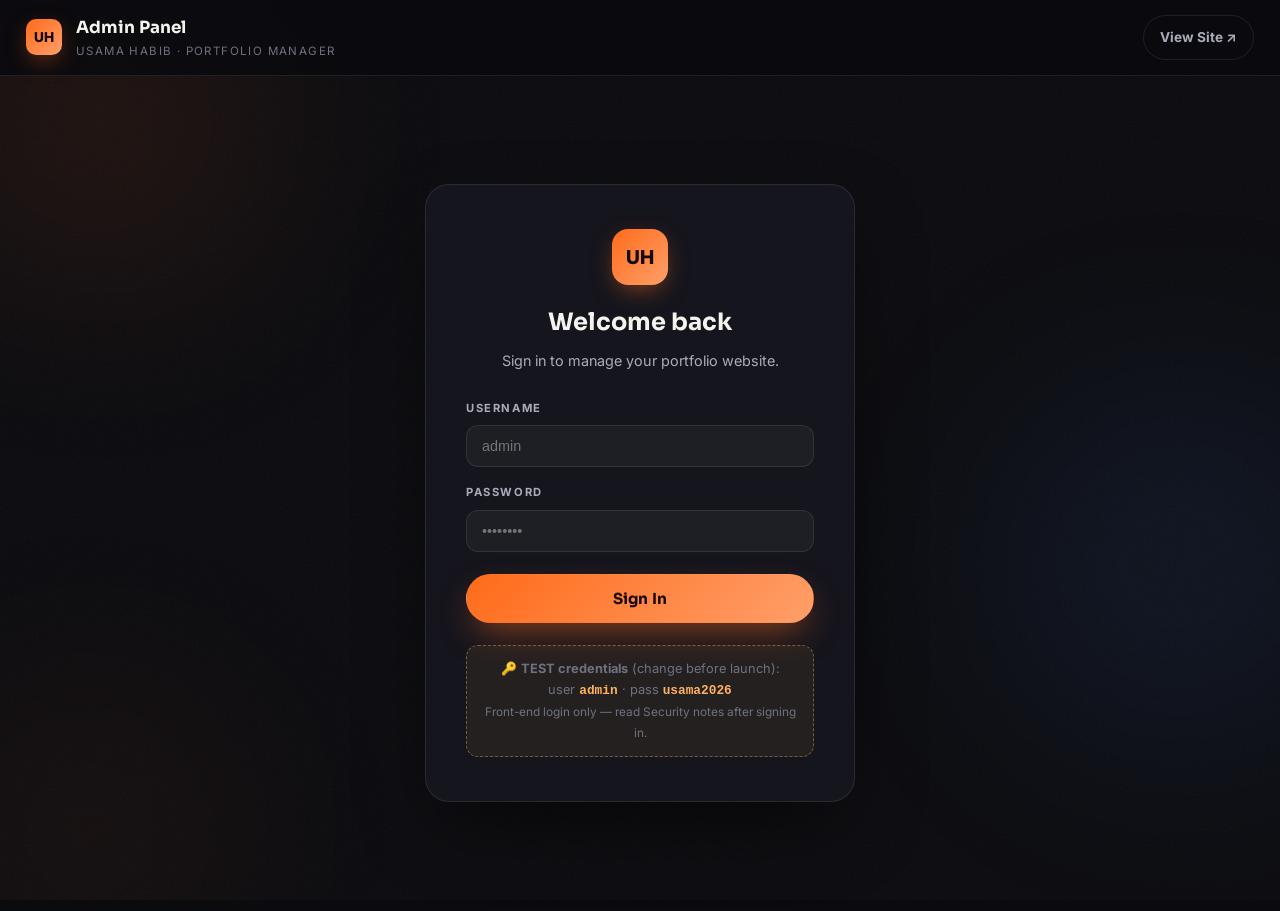
<file: admin.html>
<!DOCTYPE html>
<html lang="en">
<head>
<meta charset="UTF-8">
<meta name="viewport" content="width=device-width, initial-scale=1.0">
<title>Admin Panel — Usama Habib Portfolio</title>
<meta name="robots" content="noindex, nofollow">
<meta name="description" content="Private admin panel for managing the Usama Habib portfolio website.">
<link rel="preconnect" href="https://fonts.googleapis.com">
<link rel="preconnect" href="https://fonts.gstatic.com" crossorigin>
<link href="https://fonts.googleapis.com/css2?family=Inter:wght@400;500;600;700&family=Sora:wght@400;600;700;800&display=swap" rel="stylesheet">
<link rel="stylesheet" href="assets/css/styles.css">
<link rel="stylesheet" href="assets/css/admin.css">
<link rel="icon" href="data:image/svg+xml,%3Csvg xmlns='http://www.w3.org/2000/svg' viewBox='0 0 64 64'%3E%3Crect width='64' height='64' rx='14' fill='%233B82F6'/%3E%3Ctext x='32' y='43' font-family='Arial' font-weight='bold' font-size='28' text-anchor='middle' fill='white'%3EA%3C/text%3E%3C/svg%3E">
</head>
<body>

<div class="orbs" aria-hidden="true">
  <div class="orb orb--orange"></div>
  <div class="orb orb--blue"></div>
  <div class="orb orb--orange2"></div>
</div>
<div class="grain" aria-hidden="true"></div>

<header class="adm-top">
  <span class="brand__mark">UH</span>
  <h1>Admin Panel<small>Usama Habib · Portfolio Manager</small></h1>
  <span class="adm-top__sp"></span>
  <a class="adm-link" href="index.html" target="_blank" rel="noopener">View Site ↗</a>
  <button class="adm-link adm-link--out adm-hidden" id="admLogout" type="button">Log Out</button>
</header>

<!-- ================= LOGIN ================= -->
<div class="adm-auth" id="admAuth">
  <div class="adm-auth__card">
    <div class="brand__mark">UH</div>
    <h2>Welcome back</h2>
    <p>Sign in to manage your portfolio website.</p>
    <div class="adm-err" id="admErr">Wrong username or password. Try again.</div>
    <form id="admLoginForm">
      <div class="field">
        <label for="admUser" style="display:block;font-size:.7rem;font-weight:700;letter-spacing:1.6px;text-transform:uppercase;color:var(--muted);margin-bottom:8px">Username</label>
        <input type="text" id="admUser" autocomplete="username" placeholder="admin" style="width:100%;background:rgba(255,255,255,.04);border:1px solid var(--line);border-radius:12px;padding:12px 15px;color:var(--text);font-size:.9rem;outline:none">
      </div>
      <div class="field" style="margin:16px 0 22px">
        <label for="admPass" style="display:block;font-size:.7rem;font-weight:700;letter-spacing:1.6px;text-transform:uppercase;color:var(--muted);margin-bottom:8px">Password</label>
        <input type="password" id="admPass" autocomplete="current-password" placeholder="••••••••" style="width:100%;background:rgba(255,255,255,.04);border:1px solid var(--line);border-radius:12px;padding:12px 15px;color:var(--text);font-size:.9rem;outline:none">
      </div>
      <button type="submit" class="btn btn--primary" style="width:100%;justify-content:center">Sign In</button>
    </form>
    <div class="adm-testcreds">🔑 <strong>TEST credentials</strong> (change before launch):<br>user <code>admin</code> · pass <code>usama2026</code><br><span style="font-size:.74rem">Front-end login only — read Security notes after signing in.</span></div>
  </div>
</div>

<!-- ================= APP ================= -->
<div class="adm-layout adm-hidden" id="admApp">
  <aside class="adm-side">
    <nav id="admNav" aria-label="Admin sections">
      <button class="adm-tab active" data-pane="dashboard" type="button"><span class="ico">📊</span>Dashboard</button>
      <button class="adm-tab" data-pane="home" type="button"><span class="ico">🏠</span>Home Page</button>
      <button class="adm-tab" data-pane="portfolio" type="button"><span class="ico">🖼️</span>Portfolio &amp; Images</button>
      <button class="adm-tab" data-pane="about" type="button"><span class="ico">👤</span>About &amp; Skills</button>
      <button class="adm-tab" data-pane="services" type="button"><span class="ico">🛠️</span>Services &amp; Prices</button>
      <button class="adm-tab" data-pane="reels" type="button"><span class="ico">🎬</span>Reels &amp; Video</button>
      <button class="adm-tab" data-pane="contact" type="button"><span class="ico">✉️</span>Contact &amp; Socials</button>
      <button class="adm-tab" data-pane="proof" type="button"><span class="ico">⭐</span>Reviews &amp; Awards</button>
      <button class="adm-tab" data-pane="theme" type="button"><span class="ico">🎨</span>Theme</button>
      <button class="adm-tab" data-pane="preview" type="button"><span class="ico">👁️</span>Live Preview</button>
      <button class="adm-tab" data-pane="backup" type="button"><span class="ico">💾</span>Backup &amp; Publish</button>
    </nav>
    <div class="adm-meter">
      <b>Browser storage</b>
      <div class="adm-meter__bar"><i id="admMeterBar" style="width:2%"></i></div>
      <span id="admMeterTxt">—</span>
    </div>
  </aside>

  <main class="adm-main">
    <section class="adm-pane active" id="pane-dashboard"></section>
    <section class="adm-pane" id="pane-home"></section>
    <section class="adm-pane" id="pane-portfolio"></section>
    <section class="adm-pane" id="pane-about"></section>
    <section class="adm-pane" id="pane-services"></section>
    <section class="adm-pane" id="pane-reels"></section>
    <section class="adm-pane" id="pane-contact"></section>
    <section class="adm-pane" id="pane-proof"></section>
    <section class="adm-pane" id="pane-theme"></section>
    <section class="adm-pane" id="pane-preview"></section>
    <section class="adm-pane" id="pane-backup"></section>
  </main>
</div>

<div class="adm-toast" id="admToast" role="status"></div>

<script src="assets/js/engine.js"></script>
<script src="assets/js/admin.js"></script>
</body>
</html>
</file>
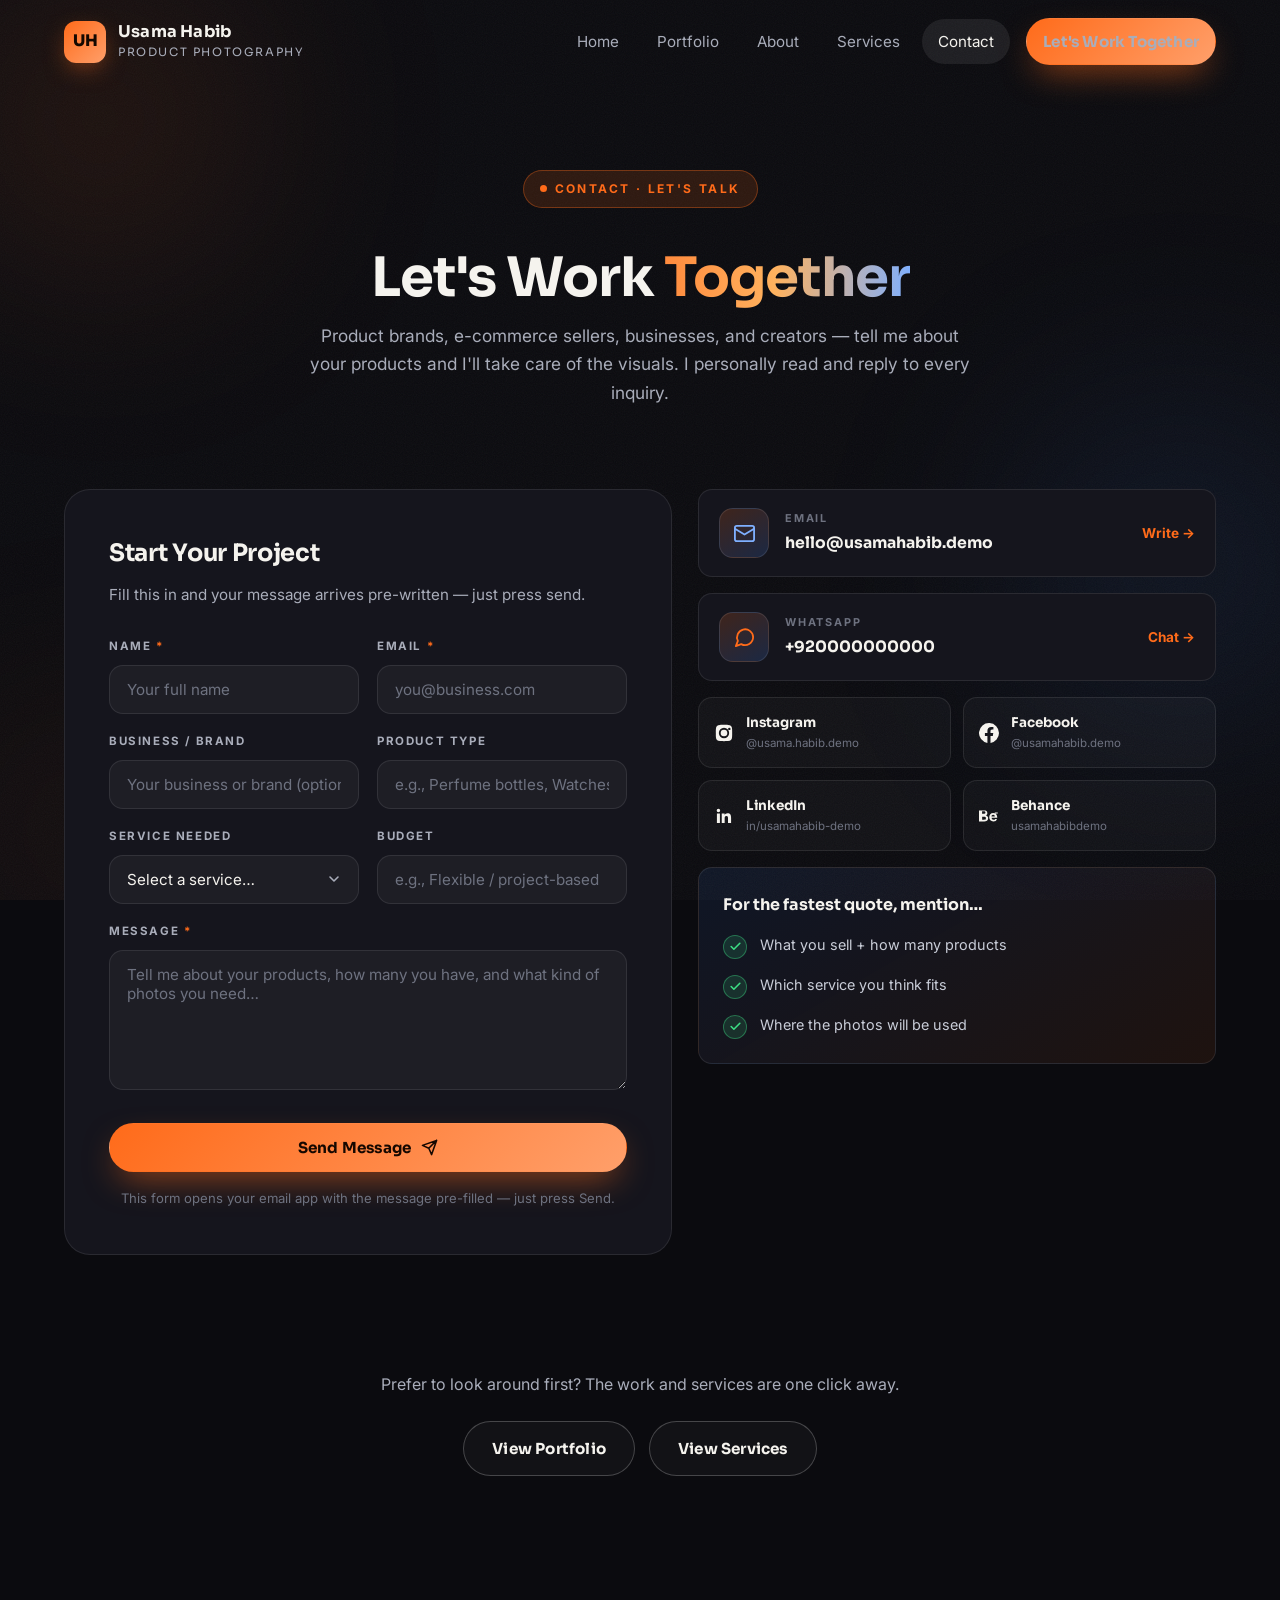
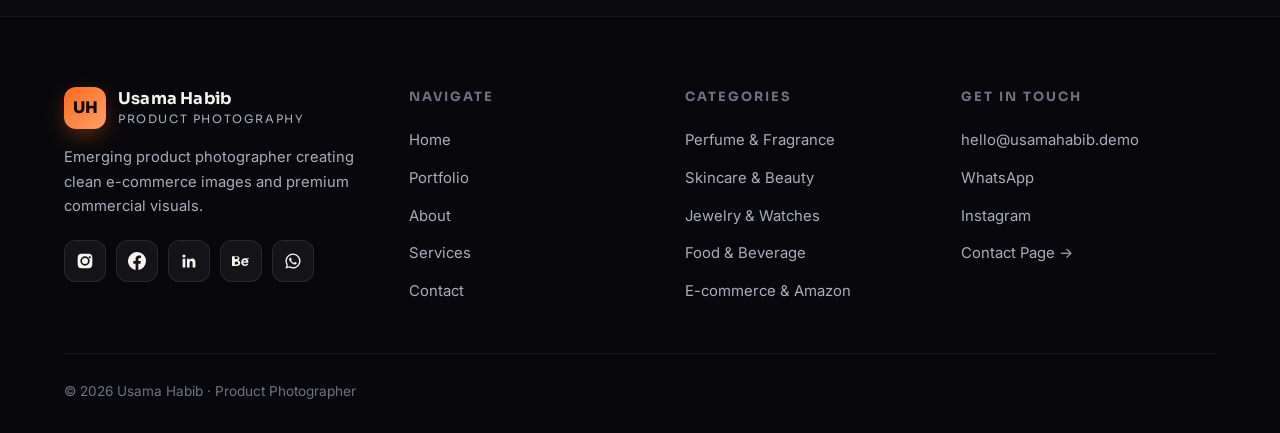
<file: contact.html>
<!DOCTYPE html>
<html lang="en">
<head>
<meta charset="UTF-8">
<meta name="viewport" content="width=device-width, initial-scale=1.0">
<title>Contact — Usama Habib | Product Photographer</title>
<!-- EDITABLE: meta description for SEO -->
<meta name="description" content="Contact Usama Habib for product photography — brands, e-commerce sellers, businesses, and creators welcome.">
<link rel="preconnect" href="https://fonts.googleapis.com">
<link rel="preconnect" href="https://fonts.gstatic.com" crossorigin>
<link href="https://fonts.googleapis.com/css2?family=Inter:wght@400;500;600;700&family=Sora:wght@400;600;700;800&display=swap" rel="stylesheet">
<link rel="stylesheet" href="assets/css/styles.css">
<link rel="stylesheet" href="assets/css/contact.css">
<link rel="icon" href="data:image/svg+xml,%3Csvg xmlns='http://www.w3.org/2000/svg' viewBox='0 0 64 64'%3E%3Crect width='64' height='64' rx='14' fill='%23FF6B1A'/%3E%3Ctext x='32' y='43' font-family='Arial' font-weight='bold' font-size='28' text-anchor='middle' fill='%23140800'%3EUH%3C/text%3E%3C/svg%3E">
</head>
<body>

<div class="orbs" aria-hidden="true">
  <div class="orb orb--orange"></div>
  <div class="orb orb--blue"></div>
  <div class="orb orb--orange2"></div>
</div>
<div class="grain" aria-hidden="true"></div>

<!-- ================= HEADER ================= -->
<header class="site-header" id="siteHeader">
  <nav class="nav" aria-label="Main navigation">
    <a class="brand" href="index.html" aria-label="Usama Habib — home">
      <span class="brand__mark">UH</span>
      <span class="brand__text"><strong>Usama Habib</strong><span>Product Photography</span></span>
    </a>
    <div class="nav__links" id="navLinks">
      <a href="index.html">Home</a>
      <a href="portfolio.html">Portfolio</a>
      <a href="about.html">About</a>
      <a href="services.html">Services</a>
      <a href="contact.html" class="active" aria-current="page">Contact</a>
      <a href="contact.html" class="btn btn--primary btn--sm nav__cta">Let's Work Together</a>
    </div>
    <button class="nav__toggle" id="navToggle" aria-label="Open menu" aria-expanded="false">
      <span></span><span></span><span></span>
    </button>
  </nav>
</header>

<main>
<!-- ================= PAGE HERO ================= -->
<section class="page-hero" style="padding:170px 0 26px;text-align:center">
  <div class="wrap">
    <span class="eyebrow reveal"><span class="dot"></span>Contact · Let's Talk</span>
    <h1 class="reveal" data-delay="80" style="font-family:var(--font-display);font-size:clamp(2.2rem,4.8vw,3.4rem);letter-spacing:-1px;margin:20px 0 14px;line-height:1.1">Let's Work <span class="grad-text">Together</span></h1>
    <p class="reveal" data-delay="140" style="color:var(--muted);max-width:660px;margin:0 auto;font-size:1.08rem">Product brands, e-commerce sellers, businesses, and creators — tell me about your products and I'll take care of the visuals. I personally read and reply to every inquiry.</p>
  </div>
</section>

<!-- ================= FORM + INFO ================= -->
<!-- EDITABLE: contact links live in SITE_CONFIG (main.js) + Admin Panel overrides.
     Replace with Usama's real links before launch — one-line swap. -->
<section id="contact-main" style="padding-top:56px">
  <div class="wrap contact-grid">

    <div class="form-card reveal">
      <h2>Start Your Project</h2>
      <p>Fill this in and your message arrives pre-written — just press send.</p>
      <div class="form-success" id="formSuccess" role="status">
        <strong>✓ Ready to send!</strong>
        Your email app should now open with everything filled in — just press Send.
      </div>
      <!-- EDITABLE: form fields (service options managed from Admin Panel later) -->
      <form id="contactForm" novalidate>
        <div class="form-row">
          <div class="field">
            <label for="fName">Name <b>*</b></label>
            <input id="fName" name="name" type="text" placeholder="Your full name" required autocomplete="name">
          </div>
          <div class="field">
            <label for="fEmail">Email <b>*</b></label>
            <input id="fEmail" name="email" type="email" placeholder="you@business.com" required autocomplete="email">
          </div>
        </div>
        <div class="form-row">
          <div class="field">
            <label for="fBiz">Business / Brand</label>
            <input id="fBiz" name="business" type="text" placeholder="Your business or brand (optional)" autocomplete="organization">
          </div>
          <div class="field">
            <label for="fProduct">Product Type</label>
            <input id="fProduct" name="product" type="text" placeholder="e.g., Perfume bottles, Watches">
          </div>
        </div>
        <div class="form-row">
          <div class="field">
            <label for="fService">Service Needed</label>
            <select id="fService" name="service">
              <option value="">Select a service…</option>
              <option>Product Photography</option>
              <option>E-commerce Product Images</option>
              <option>Amazon / Product Listing Images</option>
              <option>Lifestyle Product Photography</option>
              <option>Creative / Commercial Photography</option>
              <option>Retouching &amp; Enhancement</option>
              <option>Not sure yet — help me choose</option>
            </select>
          </div>
          <div class="field">
            <label for="fBudget">Budget</label>
            <input id="fBudget" name="budget" type="text" placeholder="e.g., Flexible / project-based">
          </div>
        </div>
        <div class="field">
          <label for="fMsg">Message <b>*</b></label>
          <textarea id="fMsg" name="message" placeholder="Tell me about your products, how many you have, and what kind of photos you need…" required></textarea>
        </div>
        <button type="submit" class="btn btn--primary">Send Message
          <svg viewBox="0 0 24 24" fill="none" stroke="currentColor" stroke-width="2.2" stroke-linecap="round" stroke-linejoin="round"><path d="M22 2 11 13M22 2l-7 20-4-9-9-4z"/></svg>
        </button>
        <p class="form-note">This form opens your email app with the message pre-filled — just press Send.</p>
      </form>
    </div>

    <div class="info-side">

      <a class="c-card reveal" data-delay="60" href="#" data-social="email">
        <span class="c-card__icon"><svg viewBox="0 0 24 24" fill="none" stroke-width="1.9" stroke-linecap="round" stroke-linejoin="round"><rect x="2" y="4" width="20" height="16" rx="2"/><path d="m22 7-10 6L2 7"/></svg></span>
        <span class="c-card__txt"><small>Email</small><strong data-social-text>hello@usamahabib.demo</strong></span>
        <span class="c-card__go">Write →</span>
      </a>
      <a class="c-card reveal" data-delay="120" href="#" data-social="whatsapp">
        <span class="c-card__icon"><svg viewBox="0 0 24 24" fill="none" stroke-width="1.9" stroke-linecap="round" stroke-linejoin="round"><path d="M21 11.5a8.4 8.4 0 0 1-12.4 7.4L3 21l2.1-5.4A8.4 8.4 0 1 1 21 11.5z"/></svg></span>
        <span class="c-card__txt"><small>WhatsApp</small><strong data-social-text>+92 300 000 0000</strong></span>
        <span class="c-card__go">Chat →</span>
      </a>

      <div class="social-tiles">
        <a class="s-tile reveal" data-delay="160" href="#" data-social="instagram" aria-label="Instagram (demo)">
          <svg viewBox="0 0 24 24"><path d="M12 2.2c3.2 0 3.6 0 4.8.1 3.3.1 4.8 1.7 4.9 4.9.1 1.3.1 1.6.1 4.8s0 3.6-.1 4.8c-.1 3.2-1.7 4.8-4.9 4.9-1.3.1-1.6.1-4.8.1s-3.6 0-4.8-.1c-3.3-.1-4.8-1.7-4.9-4.9C2.2 15.6 2.2 15.2 2.2 12s0-3.6.1-4.8C2.4 4 4 2.4 7.2 2.3 8.4 2.2 8.8 2.2 12 2.2zm0 3.6a6.2 6.2 0 1 0 0 12.4 6.2 6.2 0 0 0 0-12.4zm0 10.2a4 4 0 1 1 0-8 4 4 0 0 1 0 8zm6.4-10.4a1.4 1.4 0 1 0 0 2.9 1.4 1.4 0 0 0 0-2.9z"/></svg>
          <div><strong>Instagram</strong><small data-social-text>@usama.habib.demo</small></div>
        </a>
        <a class="s-tile reveal" data-delay="220" href="#" data-social="facebook" aria-label="Facebook (demo)">
          <svg viewBox="0 0 24 24"><path d="M24 12a12 12 0 1 0-13.9 11.9v-8.4h-3v-3.5h3V9.4c0-3 1.8-4.7 4.5-4.7 1.3 0 2.7.2 2.7.2v3h-1.5c-1.5 0-2 1-2 1.9V12h3.3l-.5 3.5h-2.8v8.4A12 12 0 0 0 24 12z"/></svg>
          <div><strong>Facebook</strong><small data-social-text>@usamahabib.demo</small></div>
        </a>
        <a class="s-tile reveal" data-delay="280" href="#" data-social="linkedin" aria-label="LinkedIn (demo)">
          <svg viewBox="0 0 24 24"><path d="M20.4 20.5h-3.6v-5.6c0-1.3 0-3-1.9-3s-2.1 1.4-2.1 2.9v5.7H9.3V9h3.4v1.6h.1c.5-.9 1.7-1.9 3.4-1.9 3.6 0 4.3 2.4 4.3 5.5v6.3zM5.3 7.4a2.1 2.1 0 1 1 0-4.2 2.1 2.1 0 0 1 0 4.2zM7.1 20.5H3.5V9h3.6v11.5z"/></svg>
          <div><strong>LinkedIn</strong><small data-social-text>in/usamahabib-demo</small></div>
        </a>
        <a class="s-tile reveal" data-delay="340" href="#" data-social="behance" aria-label="Behance (demo)">
          <svg viewBox="0 0 24 24"><path d="M8.8 10.9c.7-.4 1.2-1.2 1.2-2.3 0-2.4-1.7-3.1-3.9-3.1H0v13.1h6.3c2.3 0 4.7-1 4.7-3.9 0-1.4-.6-2.4-2.2-2.9v-.9zm-5-4.5h2c1 0 1.9.2 1.9 1.5S6.8 9.3 5.7 9.3h-2V6.4zm2.3 10.1H3.8v-3.6h2.4c1.2 0 2.1.5 2.1 1.9s-.9 1.7-2.2 1.7zm10.9-8.1c-3 0-4.7 2.3-4.7 5.2 0 3 1.9 4.9 4.9 4.9 2.3 0 3.8-1 4.4-3h-2.3c-.2.7-1 1.1-2 1.1-1.4 0-2.1-.8-2.2-2.4h6.8v-.6c0-2.9-1.6-5.2-4.9-5.2zm-2 4.1c.1-1 .7-2 2-2 1.4 0 1.9 1 2 2H15zm7.5-3.4h-3.6V7.9h3.6v1.2z"/></svg>
          <div><strong>Behance</strong><small data-social-text>usamahabibdemo</small></div>
        </a>
      </div>

      <div class="tips-card reveal" data-delay="400">
        <h3>For the fastest quote, mention…</h3>
        <ul class="check-list">
          <li><span class="check"><svg viewBox="0 0 24 24" fill="none" stroke-width="3" stroke-linecap="round" stroke-linejoin="round"><path d="M20 6 9 17l-5-5"/></svg></span>What you sell + how many products</li>
          <li><span class="check"><svg viewBox="0 0 24 24" fill="none" stroke-width="3" stroke-linecap="round" stroke-linejoin="round"><path d="M20 6 9 17l-5-5"/></svg></span>Which service you think fits</li>
          <li><span class="check"><svg viewBox="0 0 24 24" fill="none" stroke-width="3" stroke-linecap="round" stroke-linejoin="round"><path d="M20 6 9 17l-5-5"/></svg></span>Where the photos will be used</li>
        </ul>
      </div>
    </div>
  </div>
</section>

<!-- ================= BROWSE BAND ================= -->
<section id="browse-more" style="padding-top:20px">
  <div class="wrap browse-band reveal">
    <p>Prefer to look around first? The work and services are one click away.</p>
    <div class="hero__ctas">
      <a href="portfolio.html" class="btn btn--ghost">View Portfolio</a>
      <a href="services.html" class="btn btn--ghost">View Services</a>
    </div>
  </div>
</section>
</main>

<!-- ================= FOOTER ================= -->
<footer>
  <div class="wrap">
    <div class="foot-grid">
      <div class="foot-brand">
        <a class="brand" href="index.html"><span class="brand__mark">UH</span>
          <span class="brand__text"><strong>Usama Habib</strong><span>Product Photography</span></span></a>
        <p>Emerging product photographer creating clean e-commerce images and premium commercial visuals.</p>
        <!-- EDITABLE: social links — from SITE_CONFIG (Admin overrides apply). -->
        <div class="socials">
          <a href="#" data-social="instagram" aria-label="Instagram" title="Instagram"><svg viewBox="0 0 24 24"><path d="M12 2.2c3.2 0 3.6 0 4.8.1 3.3.1 4.8 1.7 4.9 4.9.1 1.3.1 1.6.1 4.8s0 3.6-.1 4.8c-.1 3.2-1.7 4.8-4.9 4.9-1.3.1-1.6.1-4.8.1s-3.6 0-4.8-.1c-3.3-.1-4.8-1.7-4.9-4.9C2.2 15.6 2.2 15.2 2.2 12s0-3.6.1-4.8C2.4 4 4 2.4 7.2 2.3 8.4 2.2 8.8 2.2 12 2.2zm0 3.6a6.2 6.2 0 1 0 0 12.4 6.2 6.2 0 0 0 0-12.4zm0 10.2a4 4 0 1 1 0-8 4 4 0 0 1 0 8zm6.4-10.4a1.4 1.4 0 1 0 0 2.9 1.4 1.4 0 0 0 0-2.9z"/></svg></a>
          <a href="#" data-social="facebook" aria-label="Facebook" title="Facebook"><svg viewBox="0 0 24 24"><path d="M24 12a12 12 0 1 0-13.9 11.9v-8.4h-3v-3.5h3V9.4c0-3 1.8-4.7 4.5-4.7 1.3 0 2.7.2 2.7.2v3h-1.5c-1.5 0-2 1-2 1.9V12h3.3l-.5 3.5h-2.8v8.4A12 12 0 0 0 24 12z"/></svg></a>
          <a href="#" data-social="linkedin" aria-label="LinkedIn" title="LinkedIn"><svg viewBox="0 0 24 24"><path d="M20.4 20.5h-3.6v-5.6c0-1.3 0-3-1.9-3s-2.1 1.4-2.1 2.9v5.7H9.3V9h3.4v1.6h.1c.5-.9 1.7-1.9 3.4-1.9 3.6 0 4.3 2.4 4.3 5.5v6.3zM5.3 7.4a2.1 2.1 0 1 1 0-4.2 2.1 2.1 0 0 1 0 4.2zM7.1 20.5H3.5V9h3.6v11.5z"/></svg></a>
          <a href="#" data-social="behance" aria-label="Behance" title="Behance"><svg viewBox="0 0 24 24"><path d="M8.8 10.9c.7-.4 1.2-1.2 1.2-2.3 0-2.4-1.7-3.1-3.9-3.1H0v13.1h6.3c2.3 0 4.7-1 4.7-3.9 0-1.4-.6-2.4-2.2-2.9v-.9zm-5-4.5h2c1 0 1.9.2 1.9 1.5S6.8 9.3 5.7 9.3h-2V6.4zm2.3 10.1H3.8v-3.6h2.4c1.2 0 2.1.5 2.1 1.9s-.9 1.7-2.2 1.7zm10.9-8.1c-3 0-4.7 2.3-4.7 5.2 0 3 1.9 4.9 4.9 4.9 2.3 0 3.8-1 4.4-3h-2.3c-.2.7-1 1.1-2 1.1-1.4 0-2.1-.8-2.2-2.4h6.8v-.6c0-2.9-1.6-5.2-4.9-5.2zm-2 4.1c.1-1 .7-2 2-2 1.4 0 1.9 1 2 2H15zm7.5-3.4h-3.6V7.9h3.6v1.2z"/></svg></a>
          <a href="#" data-social="whatsapp" aria-label="WhatsApp" title="WhatsApp"><svg viewBox="0 0 24 24"><path d="M12 2a10 10 0 0 0-8.6 15.1L2 22l5.1-1.3A10 10 0 1 0 12 2zm0 18.2a8.2 8.2 0 0 1-4.2-1.1l-.3-.2-3 .8.8-2.9-.2-.3A8.2 8.2 0 1 1 12 20.2zm4.6-6.1c-.3-.1-1.5-.7-1.7-.8-.2-.1-.4-.1-.6.1-.2.3-.6.8-.8 1-.1.2-.3.2-.5.1a6.7 6.7 0 0 1-3.3-2.9c-.3-.4 0-.5.1-.7l.4-.5c.1-.2.1-.3 0-.5L9.4 8c-.2-.5-.4-.4-.6-.4h-.5c-.2 0-.5.1-.7.3-.9.9-1.1 2.2-.2 3.9a11.6 11.6 0 0 0 4.5 4.2c1.7.7 2.4.8 3.2.6.5-.1 1.5-.6 1.7-1.2.2-.6.2-1.1.1-1.2 0-.1-.2-.1-.4-.2z"/></svg></a>
        </div>
      </div>
      <div>
        <h4>Navigate</h4>
        <ul>
          <li><a href="index.html">Home</a></li>
          <li><a href="portfolio.html">Portfolio</a></li>
          <li><a href="about.html">About</a></li>
          <li><a href="services.html">Services</a></li>
          <li><a href="contact.html">Contact</a></li>
        </ul>
      </div>
      <div>
        <h4>Categories</h4>
        <ul>
          <li><a href="portfolio.html#gallery">Perfume &amp; Fragrance</a></li>
          <li><a href="portfolio.html#gallery">Skincare &amp; Beauty</a></li>
          <li><a href="portfolio.html#gallery">Jewelry &amp; Watches</a></li>
          <li><a href="portfolio.html#gallery">Food &amp; Beverage</a></li>
          <li><a href="portfolio.html#gallery">E-commerce &amp; Amazon</a></li>
        </ul>
      </div>
      <div>
        <h4>Get in Touch</h4>
        <ul>
          <!-- EDITABLE: contact links — from SITE_CONFIG (Admin overrides apply). -->
          <li><a href="#" data-social="email">Email — add link</a></li>
          <li><a href="#" data-social="whatsapp">WhatsApp — add link</a></li>
          <li><a href="#" data-social="instagram">Instagram — add link</a></li>
          <li><a href="contact.html">Contact Page →</a></li>
        </ul>
      </div>
    </div>
    <div class="foot-bottom">
      <span>© <span id="year">2026</span> Usama Habib · Product Photographer</span>
    </div>
  </div>
</footer>

<script src="assets/js/engine.js"></script>
<script src="assets/js/main.js"></script>
<script src="assets/js/contact.js"></script>
</body>
</html>
</file>
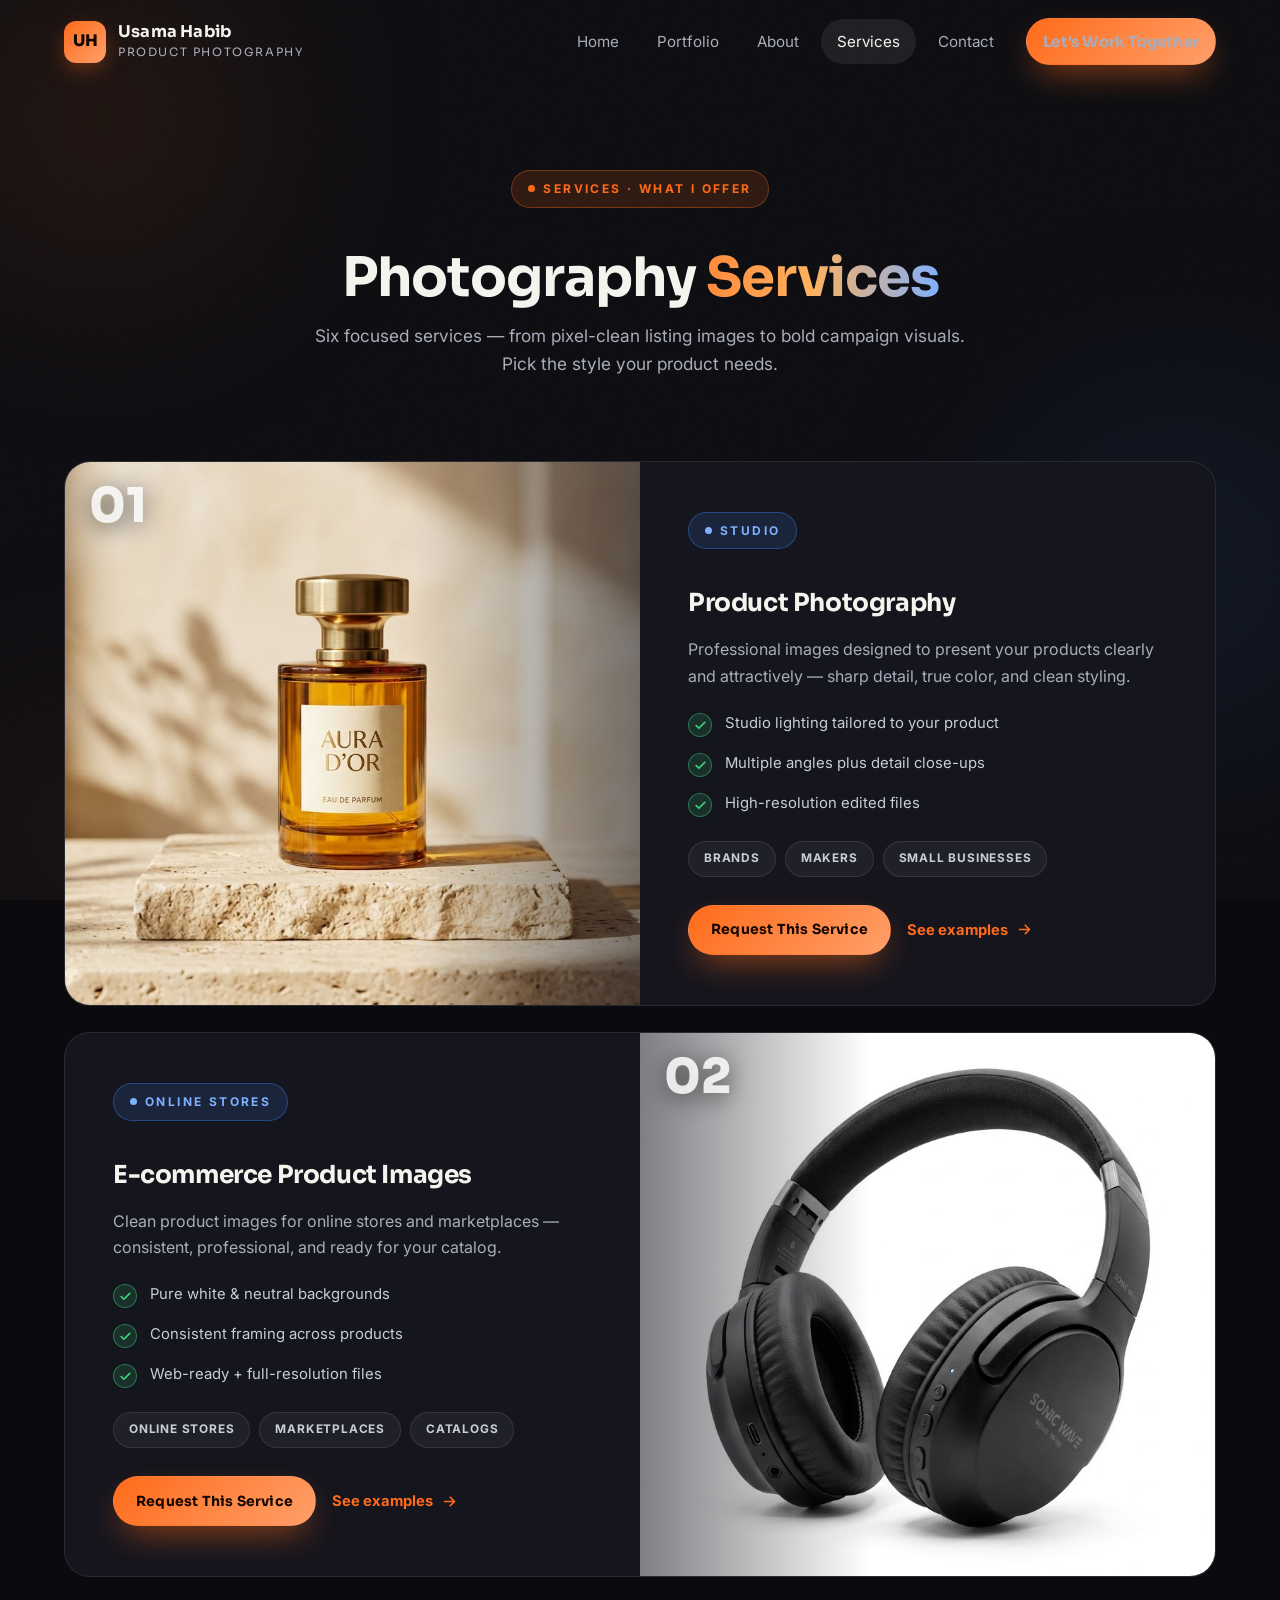
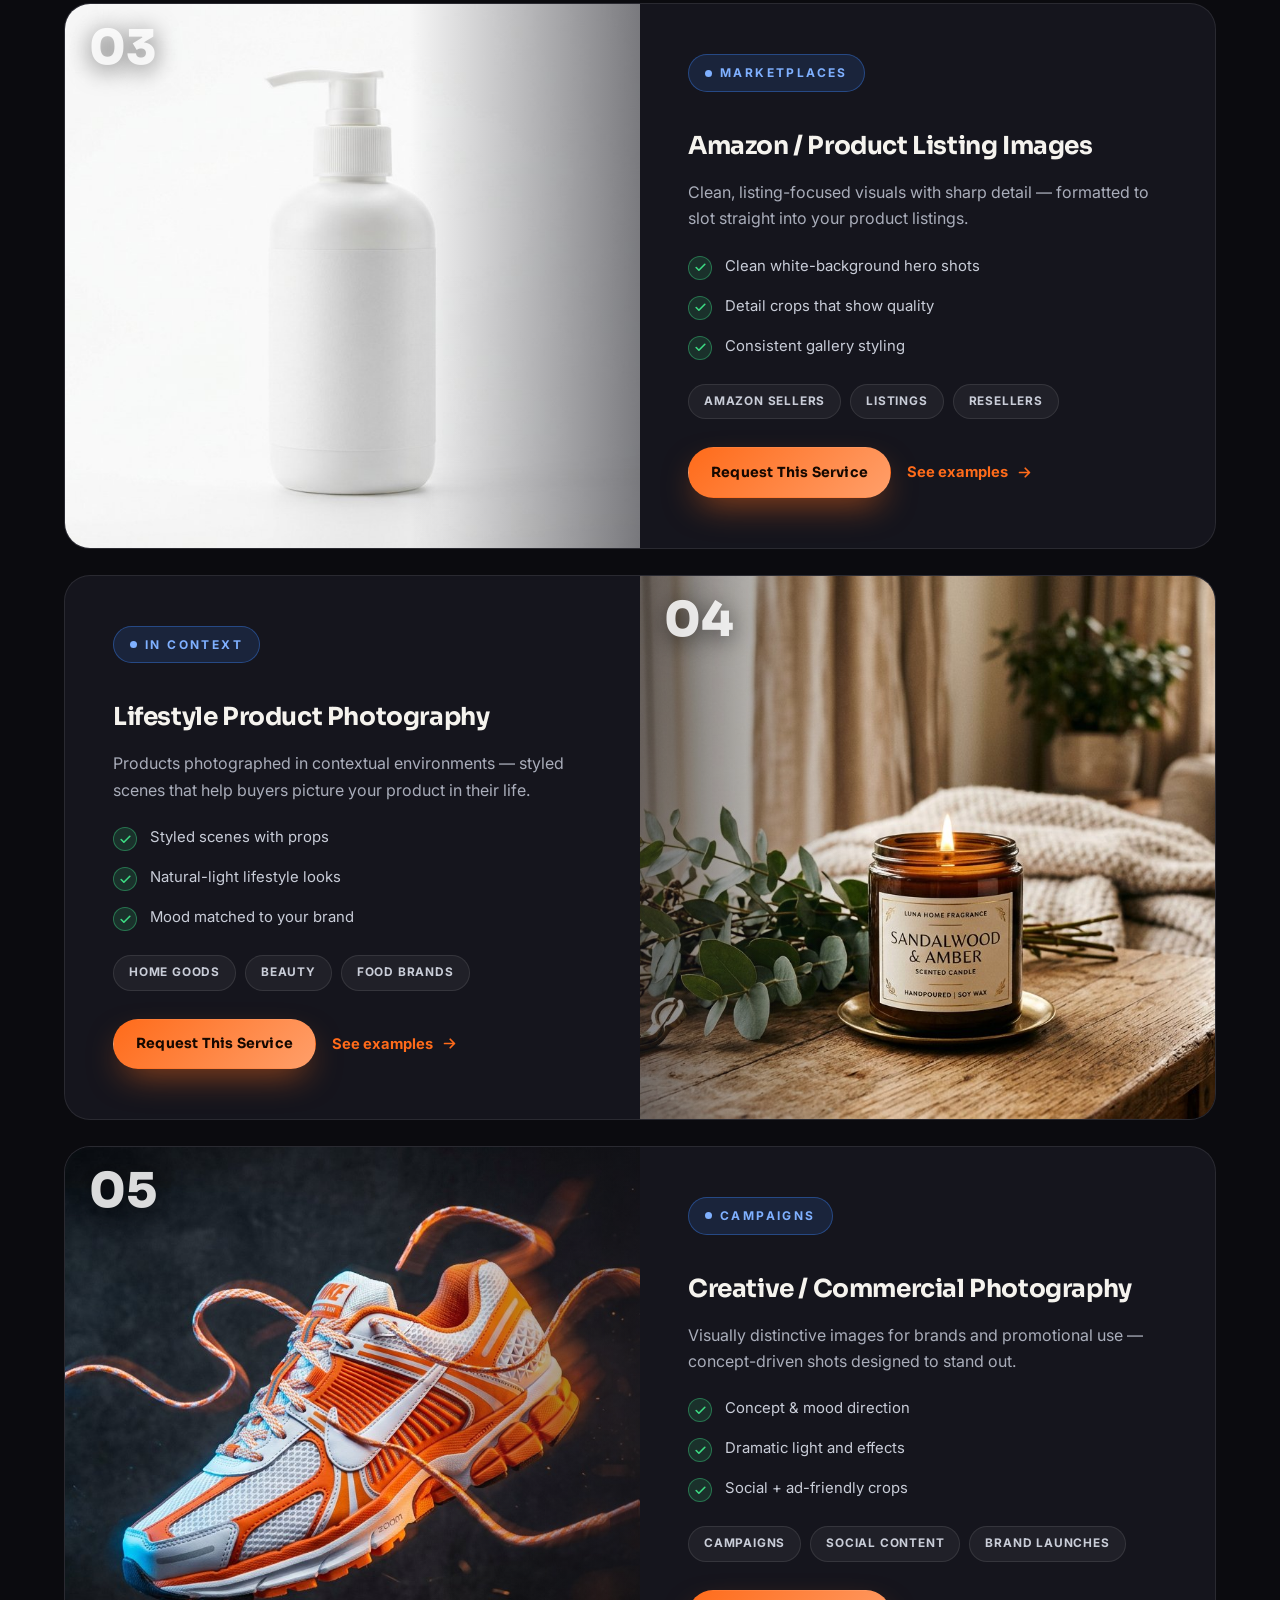
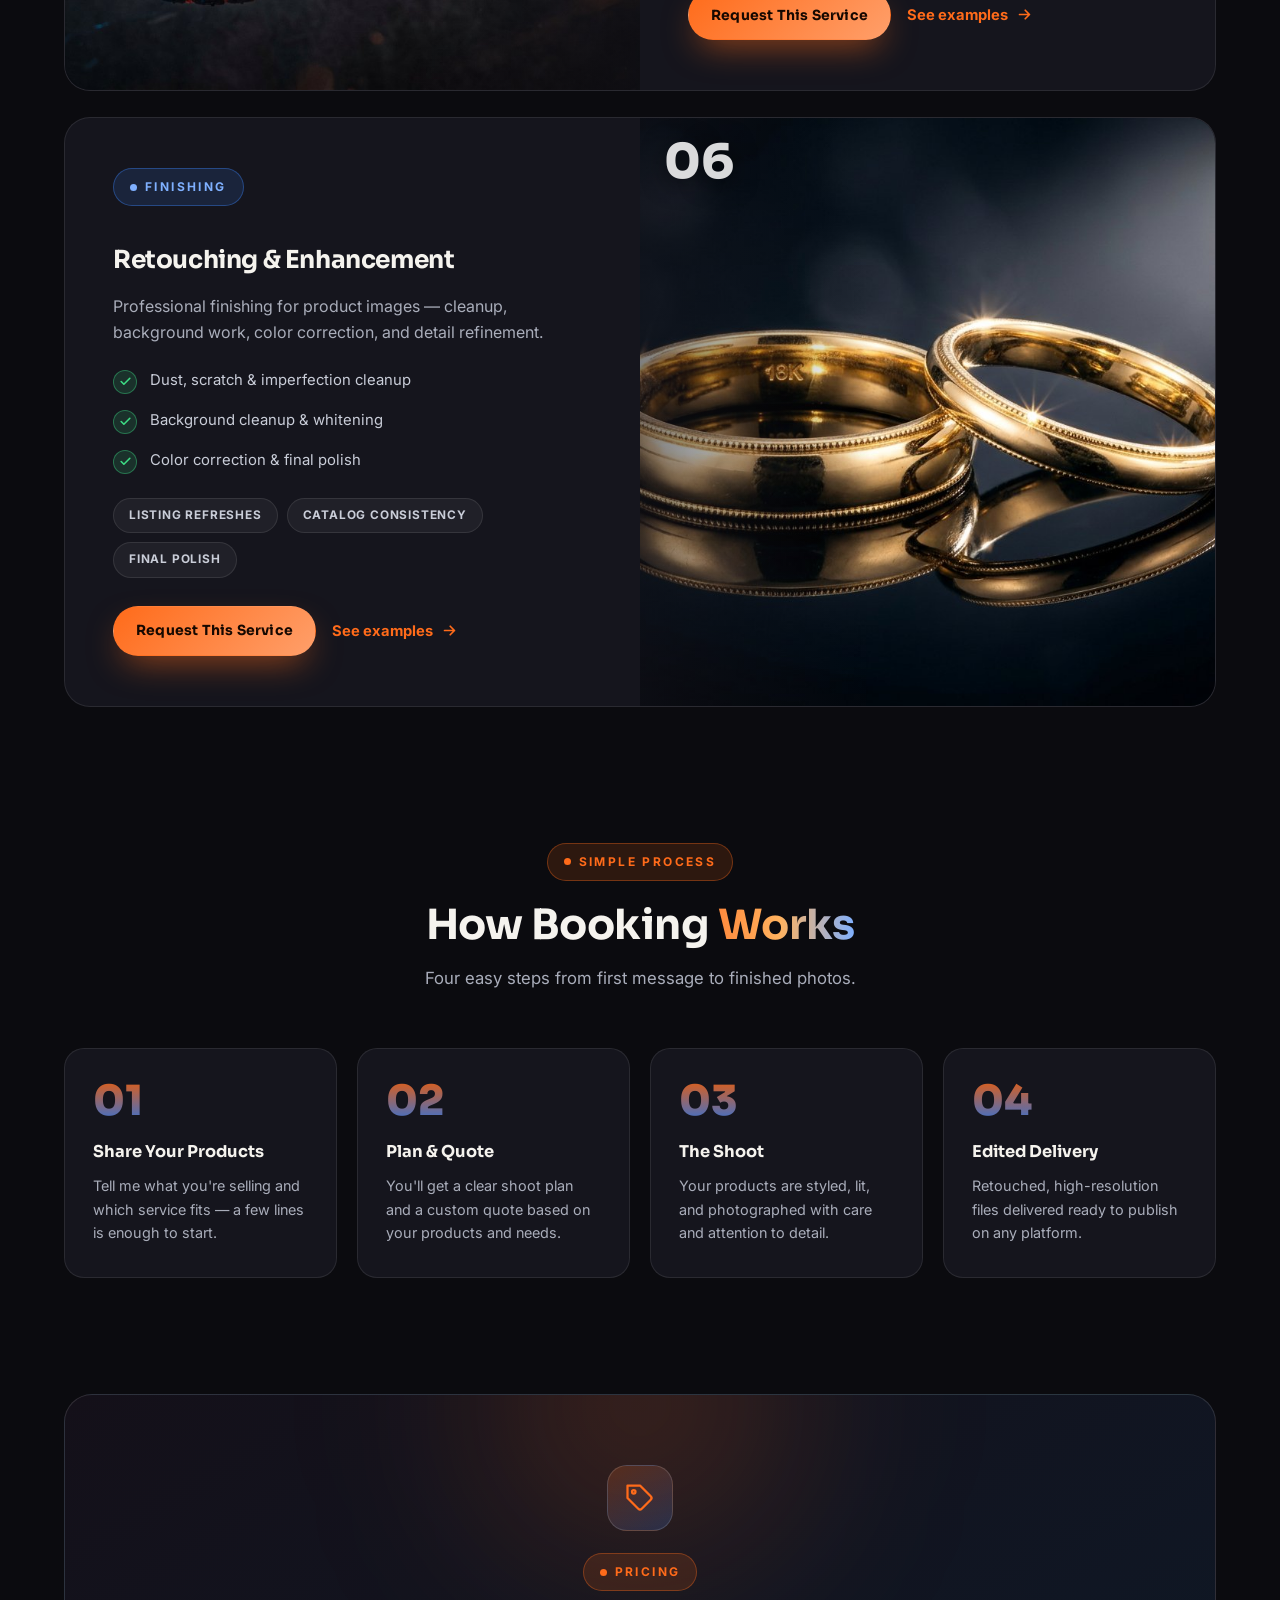
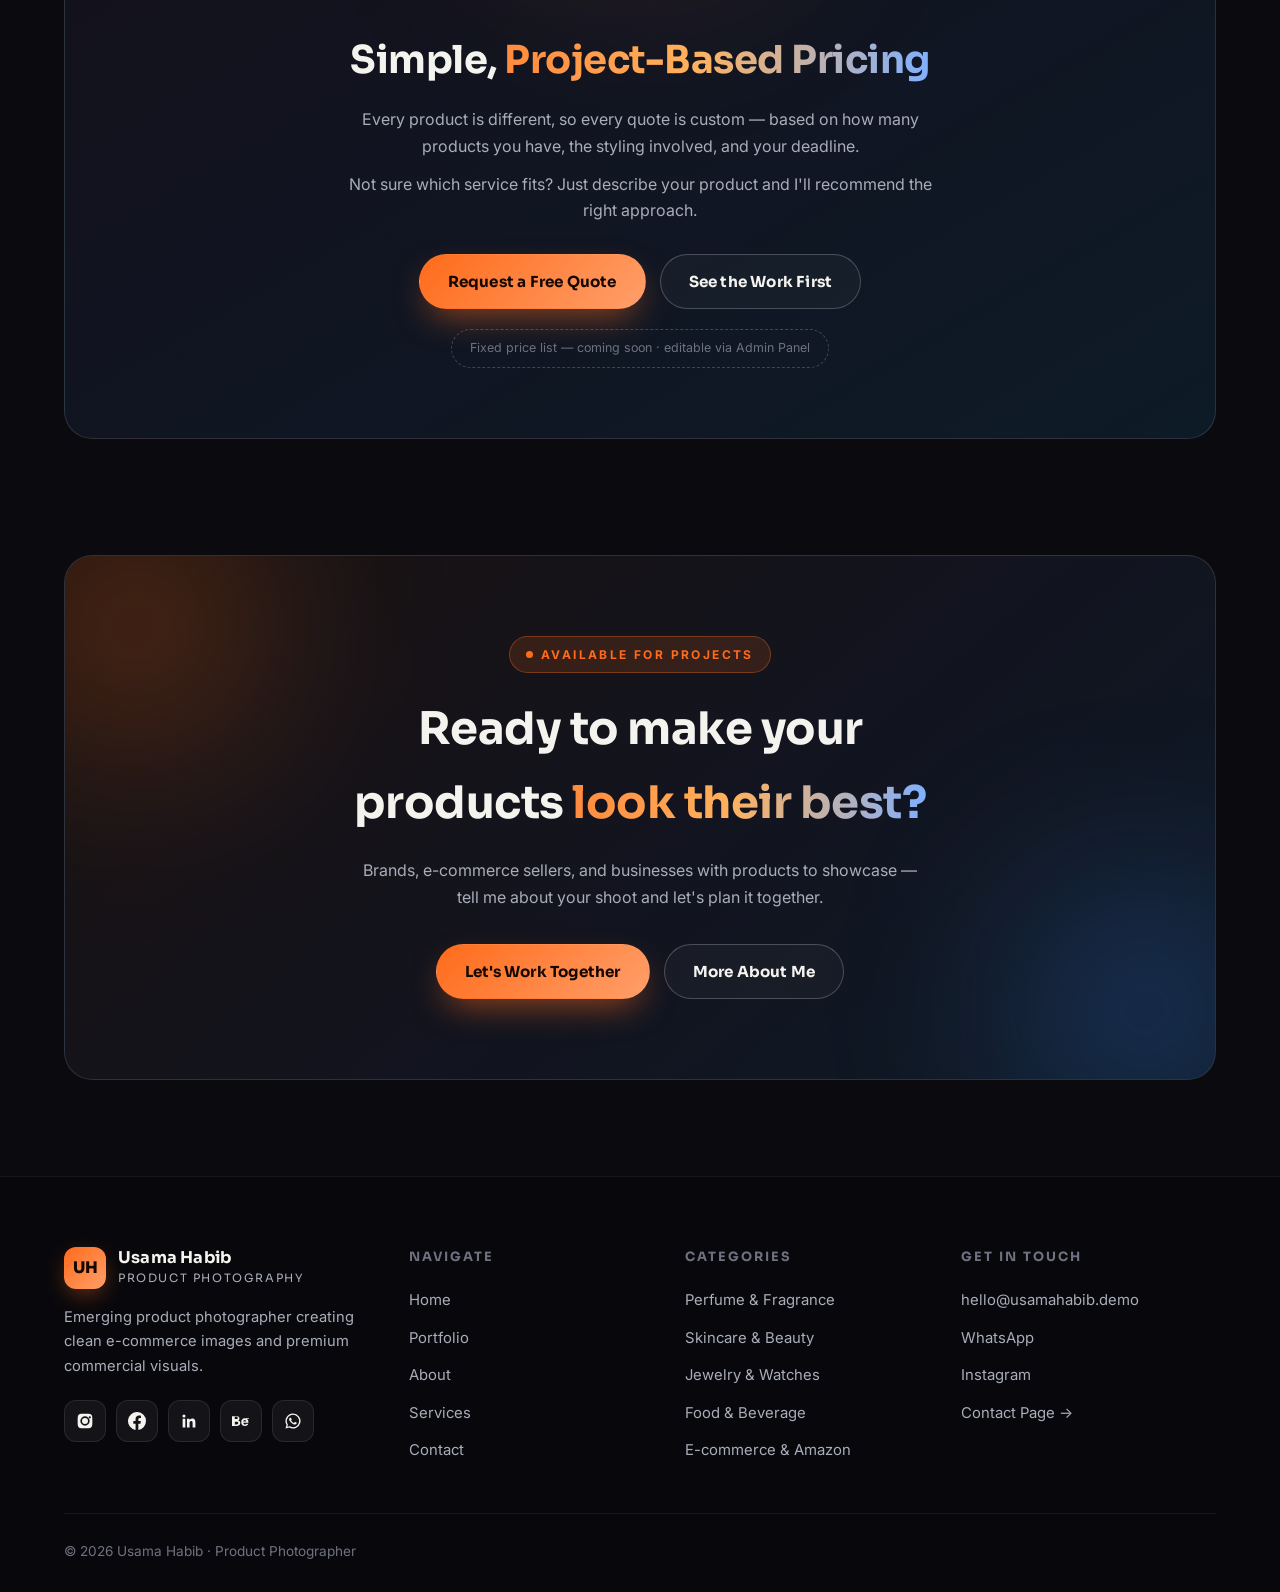
<file: services.html>
<!DOCTYPE html>
<html lang="en">
<head>
<meta charset="UTF-8">
<meta name="viewport" content="width=device-width, initial-scale=1.0">
<title>Services — Usama Habib | Product Photographer</title>
<!-- EDITABLE: meta description for SEO -->
<meta name="description" content="Photography services by Usama Habib — product, e-commerce, Amazon listing, lifestyle, creative commercial, and photo retouching.">
<link rel="preconnect" href="https://fonts.googleapis.com">
<link rel="preconnect" href="https://fonts.gstatic.com" crossorigin>
<link href="https://fonts.googleapis.com/css2?family=Inter:wght@400;500;600;700&family=Sora:wght@400;600;700;800&display=swap" rel="stylesheet">
<link rel="stylesheet" href="assets/css/styles.css">
<link rel="stylesheet" href="assets/css/services.css">
<link rel="icon" href="data:image/svg+xml,%3Csvg xmlns='http://www.w3.org/2000/svg' viewBox='0 0 64 64'%3E%3Crect width='64' height='64' rx='14' fill='%23FF6B1A'/%3E%3Ctext x='32' y='43' font-family='Arial' font-weight='bold' font-size='28' text-anchor='middle' fill='%23140800'%3EUH%3C/text%3E%3C/svg%3E">
</head>
<body>

<div class="orbs" aria-hidden="true">
  <div class="orb orb--orange"></div>
  <div class="orb orb--blue"></div>
  <div class="orb orb--orange2"></div>
</div>
<div class="grain" aria-hidden="true"></div>

<!-- ================= HEADER ================= -->
<header class="site-header" id="siteHeader">
  <nav class="nav" aria-label="Main navigation">
    <a class="brand" href="index.html" aria-label="Usama Habib — home">
      <span class="brand__mark">UH</span>
      <span class="brand__text"><strong>Usama Habib</strong><span>Product Photography</span></span>
    </a>
    <div class="nav__links" id="navLinks">
      <a href="index.html">Home</a>
      <a href="portfolio.html">Portfolio</a>
      <a href="about.html">About</a>
      <a href="services.html" class="active" aria-current="page">Services</a>
      <a href="contact.html">Contact</a>
      <a href="contact.html" class="btn btn--primary btn--sm nav__cta">Let's Work Together</a>
    </div>
    <button class="nav__toggle" id="navToggle" aria-label="Open menu" aria-expanded="false">
      <span></span><span></span><span></span>
    </button>
  </nav>
</header>

<main>
<!-- ================= PAGE HERO ================= -->
<section class="page-hero" style="padding:170px 0 26px;text-align:center">
  <div class="wrap">
    <span class="eyebrow reveal"><span class="dot"></span>Services · What I Offer</span>
    <h1 class="reveal" data-delay="80" style="font-family:var(--font-display);font-size:clamp(2.2rem,4.8vw,3.4rem);letter-spacing:-1px;margin:20px 0 14px;line-height:1.1">Photography <span class="grad-text">Services</span></h1>
    <p class="reveal" data-delay="140" style="color:var(--muted);max-width:660px;margin:0 auto;font-size:1.08rem">Six focused services — from pixel-clean listing images to bold campaign visuals. Pick the style your product needs.</p>
  </div>
</section>

<!-- ================= SERVICE CARDS ================= -->
<!-- NOTE: sample imagery — replace with Usama's real photographs (same filenames). -->
<!-- EDITABLE: service titles, descriptions, includes, tags (managed from Admin Panel later).
     No prices shown yet — pricing is enabled from the Admin Panel when ready. -->
<section id="services-list" style="padding-top:56px">
  <div class="wrap svc-rows">

    <article class="svc-row reveal">
      <div class="svc-row__img"><span class="svc-row__num">01</span>
        <img src="assets/images/work-perfume.jpg" alt="Amber perfume bottle studio product photograph" loading="lazy"></div>
      <div class="svc-row__body">
        <span class="eyebrow eyebrow--blue"><span class="dot"></span>Studio</span>
        <h3>Product Photography</h3>
        <p>Professional images designed to present your products clearly and attractively — sharp detail, true color, and clean styling.</p>
        <ul class="check-list">
          <li><span class="check"><svg viewBox="0 0 24 24" fill="none" stroke-width="3" stroke-linecap="round" stroke-linejoin="round"><path d="M20 6 9 17l-5-5"/></svg></span>Studio lighting tailored to your product</li>
          <li><span class="check"><svg viewBox="0 0 24 24" fill="none" stroke-width="3" stroke-linecap="round" stroke-linejoin="round"><path d="M20 6 9 17l-5-5"/></svg></span>Multiple angles plus detail close-ups</li>
          <li><span class="check"><svg viewBox="0 0 24 24" fill="none" stroke-width="3" stroke-linecap="round" stroke-linejoin="round"><path d="M20 6 9 17l-5-5"/></svg></span>High-resolution edited files</li>
        </ul>
        <div class="tags"><span>Brands</span><span>Makers</span><span>Small Businesses</span></div>
        <div class="svc-row__cta"><a href="contact.html" class="btn btn--primary btn--sm">Request This Service</a>
        <a href="portfolio.html" class="link-arrow">See examples <svg viewBox="0 0 24 24" fill="none" stroke="currentColor" stroke-width="2.4" stroke-linecap="round" stroke-linejoin="round"><path d="M5 12h14M13 6l6 6-6 6"/></svg></a></div>
      </div>
    </article>

    <article class="svc-row svc-row--flip reveal">
      <div class="svc-row__img"><span class="svc-row__num">02</span>
        <img src="assets/images/ecom-headphones.jpg" alt="Headphones on pure white e-commerce background" loading="lazy"></div>
      <div class="svc-row__body">
        <span class="eyebrow eyebrow--blue"><span class="dot"></span>Online Stores</span>
        <h3>E-commerce Product Images</h3>
        <p>Clean product images for online stores and marketplaces — consistent, professional, and ready for your catalog.</p>
        <ul class="check-list">
          <li><span class="check"><svg viewBox="0 0 24 24" fill="none" stroke-width="3" stroke-linecap="round" stroke-linejoin="round"><path d="M20 6 9 17l-5-5"/></svg></span>Pure white &amp; neutral backgrounds</li>
          <li><span class="check"><svg viewBox="0 0 24 24" fill="none" stroke-width="3" stroke-linecap="round" stroke-linejoin="round"><path d="M20 6 9 17l-5-5"/></svg></span>Consistent framing across products</li>
          <li><span class="check"><svg viewBox="0 0 24 24" fill="none" stroke-width="3" stroke-linecap="round" stroke-linejoin="round"><path d="M20 6 9 17l-5-5"/></svg></span>Web-ready + full-resolution files</li>
        </ul>
        <div class="tags"><span>Online Stores</span><span>Marketplaces</span><span>Catalogs</span></div>
        <div class="svc-row__cta"><a href="contact.html" class="btn btn--primary btn--sm">Request This Service</a>
        <a href="portfolio.html" class="link-arrow">See examples <svg viewBox="0 0 24 24" fill="none" stroke="currentColor" stroke-width="2.4" stroke-linecap="round" stroke-linejoin="round"><path d="M5 12h14M13 6l6 6-6 6"/></svg></a></div>
      </div>
    </article>

    <article class="svc-row reveal">
      <div class="svc-row__img"><span class="svc-row__num">03</span>
        <img src="assets/images/ecom-bottle.jpg" alt="White pump bottle listing photograph" loading="lazy"></div>
      <div class="svc-row__body">
        <span class="eyebrow eyebrow--blue"><span class="dot"></span>Marketplaces</span>
        <h3>Amazon / Product Listing Images</h3>
        <p>Clean, listing-focused visuals with sharp detail — formatted to slot straight into your product listings.</p>
        <ul class="check-list">
          <li><span class="check"><svg viewBox="0 0 24 24" fill="none" stroke-width="3" stroke-linecap="round" stroke-linejoin="round"><path d="M20 6 9 17l-5-5"/></svg></span>Clean white-background hero shots</li>
          <li><span class="check"><svg viewBox="0 0 24 24" fill="none" stroke-width="3" stroke-linecap="round" stroke-linejoin="round"><path d="M20 6 9 17l-5-5"/></svg></span>Detail crops that show quality</li>
          <li><span class="check"><svg viewBox="0 0 24 24" fill="none" stroke-width="3" stroke-linecap="round" stroke-linejoin="round"><path d="M20 6 9 17l-5-5"/></svg></span>Consistent gallery styling</li>
        </ul>
        <div class="tags"><span>Amazon Sellers</span><span>Listings</span><span>Resellers</span></div>
        <div class="svc-row__cta"><a href="contact.html" class="btn btn--primary btn--sm">Request This Service</a>
        <a href="portfolio.html" class="link-arrow">See examples <svg viewBox="0 0 24 24" fill="none" stroke="currentColor" stroke-width="2.4" stroke-linecap="round" stroke-linejoin="round"><path d="M5 12h14M13 6l6 6-6 6"/></svg></a></div>
      </div>
    </article>

    <article class="svc-row svc-row--flip reveal">
      <div class="svc-row__img"><span class="svc-row__num">04</span>
        <img src="assets/images/work-candle.jpg" alt="Scented candle styled lifestyle photograph" loading="lazy"></div>
      <div class="svc-row__body">
        <span class="eyebrow eyebrow--blue"><span class="dot"></span>In Context</span>
        <h3>Lifestyle Product Photography</h3>
        <p>Products photographed in contextual environments — styled scenes that help buyers picture your product in their life.</p>
        <ul class="check-list">
          <li><span class="check"><svg viewBox="0 0 24 24" fill="none" stroke-width="3" stroke-linecap="round" stroke-linejoin="round"><path d="M20 6 9 17l-5-5"/></svg></span>Styled scenes with props</li>
          <li><span class="check"><svg viewBox="0 0 24 24" fill="none" stroke-width="3" stroke-linecap="round" stroke-linejoin="round"><path d="M20 6 9 17l-5-5"/></svg></span>Natural-light lifestyle looks</li>
          <li><span class="check"><svg viewBox="0 0 24 24" fill="none" stroke-width="3" stroke-linecap="round" stroke-linejoin="round"><path d="M20 6 9 17l-5-5"/></svg></span>Mood matched to your brand</li>
        </ul>
        <div class="tags"><span>Home Goods</span><span>Beauty</span><span>Food Brands</span></div>
        <div class="svc-row__cta"><a href="contact.html" class="btn btn--primary btn--sm">Request This Service</a>
        <a href="portfolio.html" class="link-arrow">See examples <svg viewBox="0 0 24 24" fill="none" stroke="currentColor" stroke-width="2.4" stroke-linecap="round" stroke-linejoin="round"><path d="M5 12h14M13 6l6 6-6 6"/></svg></a></div>
      </div>
    </article>

    <article class="svc-row reveal">
      <div class="svc-row__img"><span class="svc-row__num">05</span>
        <img src="assets/images/work-sneaker.jpg" alt="Sneaker floating in dramatic commercial lighting" loading="lazy"></div>
      <div class="svc-row__body">
        <span class="eyebrow eyebrow--blue"><span class="dot"></span>Campaigns</span>
        <h3>Creative / Commercial Photography</h3>
        <p>Visually distinctive images for brands and promotional use — concept-driven shots designed to stand out.</p>
        <ul class="check-list">
          <li><span class="check"><svg viewBox="0 0 24 24" fill="none" stroke-width="3" stroke-linecap="round" stroke-linejoin="round"><path d="M20 6 9 17l-5-5"/></svg></span>Concept &amp; mood direction</li>
          <li><span class="check"><svg viewBox="0 0 24 24" fill="none" stroke-width="3" stroke-linecap="round" stroke-linejoin="round"><path d="M20 6 9 17l-5-5"/></svg></span>Dramatic light and effects</li>
          <li><span class="check"><svg viewBox="0 0 24 24" fill="none" stroke-width="3" stroke-linecap="round" stroke-linejoin="round"><path d="M20 6 9 17l-5-5"/></svg></span>Social + ad-friendly crops</li>
        </ul>
        <div class="tags"><span>Campaigns</span><span>Social Content</span><span>Brand Launches</span></div>
        <div class="svc-row__cta"><a href="contact.html" class="btn btn--primary btn--sm">Request This Service</a>
        <a href="portfolio.html" class="link-arrow">See examples <svg viewBox="0 0 24 24" fill="none" stroke="currentColor" stroke-width="2.4" stroke-linecap="round" stroke-linejoin="round"><path d="M5 12h14M13 6l6 6-6 6"/></svg></a></div>
      </div>
    </article>

    <article class="svc-row svc-row--flip reveal">
      <div class="svc-row__img"><span class="svc-row__num">06</span>
        <img src="assets/images/work-rings.jpg" alt="Macro gold rings showing precise retouched detail" loading="lazy"></div>
      <div class="svc-row__body">
        <span class="eyebrow eyebrow--blue"><span class="dot"></span>Finishing</span>
        <h3>Retouching &amp; Enhancement</h3>
        <p>Professional finishing for product images — cleanup, background work, color correction, and detail refinement.</p>
        <ul class="check-list">
          <li><span class="check"><svg viewBox="0 0 24 24" fill="none" stroke-width="3" stroke-linecap="round" stroke-linejoin="round"><path d="M20 6 9 17l-5-5"/></svg></span>Dust, scratch &amp; imperfection cleanup</li>
          <li><span class="check"><svg viewBox="0 0 24 24" fill="none" stroke-width="3" stroke-linecap="round" stroke-linejoin="round"><path d="M20 6 9 17l-5-5"/></svg></span>Background cleanup &amp; whitening</li>
          <li><span class="check"><svg viewBox="0 0 24 24" fill="none" stroke-width="3" stroke-linecap="round" stroke-linejoin="round"><path d="M20 6 9 17l-5-5"/></svg></span>Color correction &amp; final polish</li>
        </ul>
        <div class="tags"><span>Listing Refreshes</span><span>Catalog Consistency</span><span>Final Polish</span></div>
        <div class="svc-row__cta"><a href="contact.html" class="btn btn--primary btn--sm">Request This Service</a>
        <a href="portfolio.html" class="link-arrow">See examples <svg viewBox="0 0 24 24" fill="none" stroke="currentColor" stroke-width="2.4" stroke-linecap="round" stroke-linejoin="round"><path d="M5 12h14M13 6l6 6-6 6"/></svg></a></div>
      </div>
    </article>

  </div>
</section>

<!-- ================= HOW IT WORKS ================= -->
<section id="process" style="padding-top:40px">
  <div class="wrap">
    <div class="sec-head center reveal">
      <span class="eyebrow"><span class="dot"></span>Simple Process</span>
      <h2>How Booking <span class="grad-text">Works</span></h2>
      <p>Four easy steps from first message to finished photos.</p>
    </div>
    <div class="steps">
      <article class="step reveal"><div class="step__num">01</div><h3>Share Your Products</h3><p>Tell me what you're selling and which service fits — a few lines is enough to start.</p></article>
      <article class="step reveal" data-delay="80"><div class="step__num">02</div><h3>Plan &amp; Quote</h3><p>You'll get a clear shoot plan and a custom quote based on your products and needs.</p></article>
      <article class="step reveal" data-delay="160"><div class="step__num">03</div><h3>The Shoot</h3><p>Your products are styled, lit, and photographed with care and attention to detail.</p></article>
      <article class="step reveal" data-delay="240"><div class="step__num">04</div><h3>Edited Delivery</h3><p>Retouched, high-resolution files delivered ready to publish on any platform.</p></article>
    </div>
  </div>
</section>

<!-- ================= PRICING (hidden until enabled) ================= -->
<!-- ADMIN (Step 7): price list is enabled here later — amounts editable, section toggleable. -->
<section id="pricing" style="padding-top:20px">
  <div class="wrap">
    <div class="price-panel reveal">
      <div class="price-panel__icon"><svg viewBox="0 0 24 24" fill="none" stroke-width="1.8" stroke-linecap="round" stroke-linejoin="round"><path d="M20.6 13.4 13.4 20.6a2 2 0 0 1-2.8 0L2 12V2h10l8.6 8.6a2 2 0 0 1 0 2.8z"/><circle cx="7" cy="7" r="1.4"/></svg></div>
      <span class="eyebrow"><span class="dot"></span>Pricing</span>
      <h2 style="margin-top:18px">Simple, <span class="grad-text">Project-Based Pricing</span></h2>
      <p>Every product is different, so every quote is custom — based on how many products you have, the styling involved, and your deadline.</p>
      <p>Not sure which service fits? Just describe your product and I'll recommend the right approach.</p>
      <div class="hero__ctas">
        <a href="contact.html" class="btn btn--primary">Request a Free Quote</a>
        <a href="portfolio.html" class="btn btn--ghost">See the Work First</a>
      </div>
      <span class="price-note">Fixed price list — coming soon · editable via Admin Panel</span>
    </div>
  </div>
</section>

<!-- ================= CLOSING CTA ================= -->
<section id="contact-cta" style="padding-top:20px">
  <div class="wrap">
    <div class="cta-panel reveal">
      <span class="eyebrow"><span class="dot"></span>Available for Projects</span>
      <h2>Ready to make your products <span class="grad-text">look their best?</span></h2>
      <p>Brands, e-commerce sellers, and businesses with products to showcase — tell me about your shoot and let's plan it together.</p>
      <div class="hero__ctas">
        <a href="contact.html" class="btn btn--primary">Let's Work Together</a>
        <a href="about.html" class="btn btn--ghost">More About Me</a>
      </div>
    </div>
  </div>
</section>
</main>

<!-- ================= FOOTER ================= -->
<footer>
  <div class="wrap">
    <div class="foot-grid">
      <div class="foot-brand">
        <a class="brand" href="index.html"><span class="brand__mark">UH</span>
          <span class="brand__text"><strong>Usama Habib</strong><span>Product Photography</span></span></a>
        <p>Emerging product photographer creating clean e-commerce images and premium commercial visuals.</p>
        <!-- EDITABLE: social links — Usama to paste real URLs. Empty links show dashed. -->
        <div class="socials">
          <a href="#" data-social="instagram" aria-label="Instagram" title="Instagram — add link"><svg viewBox="0 0 24 24"><path d="M12 2.2c3.2 0 3.6 0 4.8.1 3.3.1 4.8 1.7 4.9 4.9.1 1.3.1 1.6.1 4.8s0 3.6-.1 4.8c-.1 3.2-1.7 4.8-4.9 4.9-1.3.1-1.6.1-4.8.1s-3.6 0-4.8-.1c-3.3-.1-4.8-1.7-4.9-4.9C2.2 15.6 2.2 15.2 2.2 12s0-3.6.1-4.8C2.4 4 4 2.4 7.2 2.3 8.4 2.2 8.8 2.2 12 2.2zm0 3.6a6.2 6.2 0 1 0 0 12.4 6.2 6.2 0 0 0 0-12.4zm0 10.2a4 4 0 1 1 0-8 4 4 0 0 1 0 8zm6.4-10.4a1.4 1.4 0 1 0 0 2.9 1.4 1.4 0 0 0 0-2.9z"/></svg></a>
          <a href="#" data-social="facebook" aria-label="Facebook" title="Facebook — add link"><svg viewBox="0 0 24 24"><path d="M24 12a12 12 0 1 0-13.9 11.9v-8.4h-3v-3.5h3V9.4c0-3 1.8-4.7 4.5-4.7 1.3 0 2.7.2 2.7.2v3h-1.5c-1.5 0-2 1-2 1.9V12h3.3l-.5 3.5h-2.8v8.4A12 12 0 0 0 24 12z"/></svg></a>
          <a href="#" data-social="linkedin" aria-label="LinkedIn" title="LinkedIn — add link"><svg viewBox="0 0 24 24"><path d="M20.4 20.5h-3.6v-5.6c0-1.3 0-3-1.9-3s-2.1 1.4-2.1 2.9v5.7H9.3V9h3.4v1.6h.1c.5-.9 1.7-1.9 3.4-1.9 3.6 0 4.3 2.4 4.3 5.5v6.3zM5.3 7.4a2.1 2.1 0 1 1 0-4.2 2.1 2.1 0 0 1 0 4.2zM7.1 20.5H3.5V9h3.6v11.5z"/></svg></a>
          <a href="#" data-social="behance" aria-label="Behance" title="Behance — add link"><svg viewBox="0 0 24 24"><path d="M8.8 10.9c.7-.4 1.2-1.2 1.2-2.3 0-2.4-1.7-3.1-3.9-3.1H0v13.1h6.3c2.3 0 4.7-1 4.7-3.9 0-1.4-.6-2.4-2.2-2.9v-.9zm-5-4.5h2c1 0 1.9.2 1.9 1.5S6.8 9.3 5.7 9.3h-2V6.4zm2.3 10.1H3.8v-3.6h2.4c1.2 0 2.1.5 2.1 1.9s-.9 1.7-2.2 1.7zm10.9-8.1c-3 0-4.7 2.3-4.7 5.2 0 3 1.9 4.9 4.9 4.9 2.3 0 3.8-1 4.4-3h-2.3c-.2.7-1 1.1-2 1.1-1.4 0-2.1-.8-2.2-2.4h6.8v-.6c0-2.9-1.6-5.2-4.9-5.2zm-2 4.1c.1-1 .7-2 2-2 1.4 0 1.9 1 2 2H15zm7.5-3.4h-3.6V7.9h3.6v1.2z"/></svg></a>
          <a href="#" data-social="whatsapp" aria-label="WhatsApp" title="WhatsApp — add link"><svg viewBox="0 0 24 24"><path d="M12 2a10 10 0 0 0-8.6 15.1L2 22l5.1-1.3A10 10 0 1 0 12 2zm0 18.2a8.2 8.2 0 0 1-4.2-1.1l-.3-.2-3 .8.8-2.9-.2-.3A8.2 8.2 0 1 1 12 20.2zm4.6-6.1c-.3-.1-1.5-.7-1.7-.8-.2-.1-.4-.1-.6.1-.2.3-.6.8-.8 1-.1.2-.3.2-.5.1a6.7 6.7 0 0 1-3.3-2.9c-.3-.4 0-.5.1-.7l.4-.5c.1-.2.1-.3 0-.5L9.4 8c-.2-.5-.4-.4-.6-.4h-.5c-.2 0-.5.1-.7.3-.9.9-1.1 2.2-.2 3.9a11.6 11.6 0 0 0 4.5 4.2c1.7.7 2.4.8 3.2.6.5-.1 1.5-.6 1.7-1.2.2-.6.2-1.1.1-1.2 0-.1-.2-.1-.4-.2z"/></svg></a>
        </div>
      </div>
      <div>
        <h4>Navigate</h4>
        <ul>
          <li><a href="index.html">Home</a></li>
          <li><a href="portfolio.html">Portfolio</a></li>
          <li><a href="about.html">About</a></li>
          <li><a href="services.html">Services</a></li>
          <li><a href="contact.html">Contact</a></li>
        </ul>
      </div>
      <div>
        <h4>Categories</h4>
        <ul>
          <li><a href="portfolio.html#gallery">Perfume &amp; Fragrance</a></li>
          <li><a href="portfolio.html#gallery">Skincare &amp; Beauty</a></li>
          <li><a href="portfolio.html#gallery">Jewelry &amp; Watches</a></li>
          <li><a href="portfolio.html#gallery">Food &amp; Beverage</a></li>
          <li><a href="portfolio.html#gallery">E-commerce &amp; Amazon</a></li>
        </ul>
      </div>
      <div>
        <h4>Get in Touch</h4>
        <ul>
          <!-- EDITABLE: contact links — Usama to paste real info -->
          <li><a href="#" data-social="email">Email — add link</a></li>
          <li><a href="#" data-social="whatsapp">WhatsApp — add link</a></li>
          <li><a href="#" data-social="instagram">Instagram — add link</a></li>
          <li><a href="contact.html">Contact Page →</a></li>
        </ul>
      </div>
    </div>
    <div class="foot-bottom">
      <span>© <span id="year">2026</span> Usama Habib · Product Photographer</span>
    </div>
  </div>
</footer>

<script src="assets/js/engine.js"></script>
<script src="assets/js/main.js"></script>
</body>
</html>
</file>
<file: assets/css/styles.css>
/* ============================================================
   USAMA HABIB — Product Photographer | E-commerce Visuals
   STEP 1: Visual system + Home Page
   ------------------------------------------------------------
   EDITABLE DESIGN TOKENS — the whole site reuses these.
   Future Admin Panel themes (Midnight Blue, Charcoal Orange,
   Slate Purple, Emerald Dark) will override these variables.
   ============================================================ */
:root{
  --bg:            #0B0B0F;   /* dark charcoal          */
  --bg-2:          #121218;   /* raised surface         */
  --card:          #15151D;   /* cards                  */
  --card-2:        #1B1B25;
  --line:          rgba(255,255,255,.09);
  --line-soft:     rgba(255,255,255,.06);
  --text:          #F5F3EE;   /* warm off-white         */
  --muted:         #A9ADBA;   /* secondary text         */
  --faint:         #6E7280;
  --orange:        #FF6B1A;   /* vibrant orange accent  */
  --orange-soft:   rgba(255,107,26,.14);
  --blue:          #3B82F6;   /* electric blue accent   */
  --blue-soft:     rgba(59,130,246,.14);
  --grad-main:     linear-gradient(135deg,#FF6B1A 0%,#FF9E2C 100%);
  --grad-cool:     linear-gradient(135deg,#3B82F6 0%,#38BDF8 100%);
  --grad-ring:     linear-gradient(135deg,rgba(255,107,26,.65),rgba(59,130,246,.65));
  --font-display:  'Sora', 'Segoe UI', system-ui, -apple-system, sans-serif;
  --font-body:     'Inter','Segoe UI', system-ui, -apple-system, sans-serif;
  --radius:        20px;
  --radius-sm:     14px;
  --maxw:          1200px;
  --shadow-lg:     0 30px 80px -20px rgba(0,0,0,.65);
  --ease:          cubic-bezier(.22,.8,.28,1);
}

*{margin:0;padding:0;box-sizing:border-box}
html{scroll-behavior:smooth}
body{
  font-family:var(--font-body);
  background:var(--bg);
  color:var(--text);
  line-height:1.65;
  overflow-x:hidden;
  -webkit-font-smoothing:antialiased;
}
::selection{background:var(--orange);color:#140800}
img{display:block;max-width:100%}
a{color:inherit;text-decoration:none}
ul{list-style:none}

.wrap{max-width:var(--maxw);margin:0 auto;padding:0 24px}
section{position:relative;padding:96px 0}

/* ---------- ambient background: soft glowing orbs + grain (static, calm) --- */
.orbs{position:fixed;inset:0;z-index:-2;overflow:hidden;pointer-events:none}
.orb{position:absolute;border-radius:50%;filter:blur(110px);opacity:.5}
.orb--orange{width:480px;height:480px;left:-140px;top:-120px;
  background:radial-gradient(circle,rgba(255,107,26,.35),transparent 65%)}
.orb--blue{width:520px;height:520px;right:-160px;top:34%;
  background:radial-gradient(circle,rgba(59,130,246,.32),transparent 65%)}
.orb--orange2{width:420px;height:420px;left:-120px;bottom:-140px;
  background:radial-gradient(circle,rgba(255,107,26,.22),transparent 65%)}
.grain{position:fixed;inset:0;z-index:-1;pointer-events:none;opacity:.05;
  background-image:url("data:image/svg+xml,%3Csvg xmlns='http://www.w3.org/2000/svg' width='140' height='140'%3E%3Cfilter id='n'%3E%3CfeTurbulence type='fractalNoise' baseFrequency='.9' numOctaves='2'/%3E%3C/filter%3E%3Crect width='100%25' height='100%25' filter='url(%23n)'/%3E%3C/svg%3E");}

/* ---------- header / nav ---------- */
.site-header{position:fixed;inset:0 0 auto 0;z-index:100;
  transition:background .35s var(--ease),border-color .35s,backdrop-filter .35s;
  border-bottom:1px solid transparent}
.site-header.scrolled{background:rgba(11,11,15,.82);
  backdrop-filter:blur(14px);-webkit-backdrop-filter:blur(14px);
  border-bottom-color:var(--line-soft)}
.nav{display:flex;align-items:center;justify-content:space-between;
  max-width:var(--maxw);margin:0 auto;padding:18px 24px}
.brand{display:flex;align-items:center;gap:12px;font-family:var(--font-display)}
.brand__mark{width:42px;height:42px;border-radius:12px;display:grid;place-items:center;
  font-weight:800;font-size:1rem;color:#140800;background:var(--grad-main);
  box-shadow:0 8px 24px -6px rgba(255,107,26,.55)}
.brand__text{line-height:1.15}
.brand__text strong{display:block;font-size:1.02rem;letter-spacing:.2px}
.brand__text span{font-size:.72rem;color:var(--muted);letter-spacing:1.6px;text-transform:uppercase}
.nav__links{display:flex;align-items:center;gap:6px}
.nav__links a{padding:10px 16px;border-radius:999px;font-size:.95rem;color:var(--muted);
  transition:color .25s,background .25s}
.nav__links a:hover{color:var(--text);background:rgba(255,255,255,.06)}
.nav__links a.active{color:var(--text);background:rgba(255,255,255,.08)}
.nav__cta{margin-left:10px}
.nav__toggle{display:none;background:none;border:1px solid var(--line);border-radius:10px;
  width:44px;height:44px;cursor:pointer;flex-direction:column;gap:5px;
  align-items:center;justify-content:center}
.nav__toggle span{display:block;width:20px;height:2px;background:var(--text);
  border-radius:2px;transition:transform .3s,opacity .3s}

/* ---------- buttons ---------- */
.btn{display:inline-flex;align-items:center;gap:10px;padding:14px 28px;border-radius:999px;
  font-family:var(--font-display);font-weight:700;font-size:.95rem;letter-spacing:.2px;
  border:1px solid transparent;cursor:pointer;
  transition:transform .25s var(--ease),box-shadow .25s,background .25s,border-color .25s}
.btn:active{transform:scale(.98)}
.btn--primary{background:var(--grad-main);color:#160800;
  box-shadow:0 14px 34px -10px rgba(255,107,26,.6)}
.btn--primary:hover{transform:translateY(-2px);box-shadow:0 20px 44px -10px rgba(255,107,26,.7)}
.btn--ghost{border-color:rgba(255,255,255,.22);color:var(--text);background:rgba(255,255,255,.03)}
.btn--ghost:hover{transform:translateY(-2px);border-color:var(--blue);
  box-shadow:0 14px 34px -12px rgba(59,130,246,.6)}
.btn--sm{padding:11px 22px;font-size:.87rem}
.btn svg{width:17px;height:17px}

/* ---------- section headings ---------- */
.eyebrow{display:inline-flex;align-items:center;gap:8px;font-size:.75rem;font-weight:700;
  letter-spacing:2.4px;text-transform:uppercase;color:var(--orange);
  padding:8px 16px;border:1px solid rgba(255,107,26,.35);border-radius:999px;
  background:var(--orange-soft);margin-bottom:20px}
.eyebrow--blue{color:#7FB0FF;border-color:rgba(59,130,246,.4);background:var(--blue-soft)}
.eyebrow .dot{width:7px;height:7px;border-radius:50%;background:currentColor}
.sec-head{max-width:720px;margin-bottom:56px}
.sec-head.center{margin-inline:auto;text-align:center}
.sec-head h2{font-family:var(--font-display);font-size:clamp(1.8rem,3.4vw,2.6rem);
  line-height:1.2;letter-spacing:-.5px;margin-bottom:14px}
.sec-head p{color:var(--muted);font-size:1.05rem}
.grad-text{background:linear-gradient(92deg,#FF8A3D,#FFB25E 45%,#7FB0FF);
  -webkit-background-clip:text;background-clip:text;color:transparent}

/* ---------- hero ---------- */
.hero{min-height:100svh;display:flex;align-items:center;padding:150px 0 80px}
.hero__grid{display:grid;grid-template-columns:1.05fr .95fr;gap:64px;align-items:center;width:100%}
.hero h1{font-family:var(--font-display);font-size:clamp(2.4rem,5.2vw,3.9rem);
  line-height:1.08;letter-spacing:-1px;margin:22px 0 18px}
.hero h1 .thin{display:block;font-weight:400;color:var(--muted);font-size:.52em;letter-spacing:0}
.hero__title{font-size:1rem;color:#c9cdd8;font-weight:600;letter-spacing:.4px}
.hero__tagline{color:var(--muted);font-size:1.12rem;max-width:520px;margin-bottom:34px}
.hero__tagline strong{color:var(--text);font-weight:600}
.hero__ctas{display:flex;gap:14px;flex-wrap:wrap;margin-bottom:44px}
.hero__mini-stats{display:flex;gap:36px;flex-wrap:wrap}
.mini-stat{display:flex;flex-direction:column}
.mini-stat b{font-family:var(--font-display);font-size:1.5rem}
.mini-stat b em{font-style:normal;color:var(--orange)}
.mini-stat span{font-size:.82rem;color:var(--faint);letter-spacing:.6px;text-transform:uppercase}

/* hero visual: framed product image + floating cards */
.hero__visual{position:relative}
.frame{position:relative;border-radius:26px;padding:1.5px;background:var(--grad-ring);
  box-shadow:var(--shadow-lg),0 0 90px -30px rgba(255,107,26,.35)}
.frame__inner{border-radius:24.5px;overflow:hidden;background:var(--bg-2)}
.frame__inner img{width:100%;height:560px;object-fit:cover;
  transition:transform 1.2s var(--ease)}
.hero__visual:hover .frame__inner img{transform:scale(1.03)}
.frame__cap{position:absolute;left:22px;bottom:20px;right:22px;display:flex;
  align-items:center;justify-content:space-between;gap:12px;
  background:rgba(10,10,14,.62);backdrop-filter:blur(12px);
  border:1px solid rgba(255,255,255,.12);border-radius:14px;padding:12px 18px}
.frame__cap small{display:block;color:var(--muted);font-size:.72rem;letter-spacing:1.4px;text-transform:uppercase}
.frame__cap strong{font-family:var(--font-display);font-size:.95rem}
.cap-dot{width:10px;height:10px;border-radius:50%;background:#3ddc84;flex:none;
  box-shadow:0 0 12px #3ddc84}
.float-card{position:absolute;display:flex;align-items:center;gap:12px;
  background:rgba(18,18,24,.85);backdrop-filter:blur(12px);
  border:1px solid var(--line);border-radius:16px;padding:10px 16px 10px 10px;
  box-shadow:var(--shadow-lg);animation:float 7s ease-in-out infinite}
.float-card img{width:56px;height:56px;object-fit:cover;border-radius:12px}
.float-card small{display:block;color:var(--faint);font-size:.7rem;letter-spacing:1.2px;text-transform:uppercase}
.float-card strong{font-family:var(--font-display);font-size:.88rem}
.float-card--a{top:36px;left:-46px}
.float-card--b{bottom:96px;right:-34px;animation-delay:-3.5s}
@keyframes float{0%,100%{transform:translateY(0)}50%{transform:translateY(-12px)}}
.scroll-hint{position:absolute;left:50%;bottom:26px;transform:translateX(-50%);
  color:var(--faint);font-size:.72rem;letter-spacing:2px;text-transform:uppercase;
  display:flex;flex-direction:column;align-items:center;gap:10px}
.scroll-hint::after{content:"";width:1px;height:38px;
  background:linear-gradient(var(--orange),transparent)}

/* ---------- stats bar ---------- */
.stats{padding:0 0 8px}
.stats__bar{display:grid;grid-template-columns:repeat(3,1fr);gap:1px;background:var(--line);
  border:1px solid var(--line);border-radius:var(--radius);overflow:hidden}
.stat{background:var(--bg-2);padding:38px 30px;text-align:center;position:relative}
.stat b{font-family:var(--font-display);font-size:clamp(2rem,3.6vw,2.8rem);display:block;line-height:1}
.stat b em{font-style:normal;background:var(--grad-main);-webkit-background-clip:text;
  background-clip:text;color:transparent}
.stat span{display:block;margin-top:10px;color:var(--muted);font-size:.95rem}
.stat .tag{position:absolute;top:14px;right:14px;font-size:.65rem;letter-spacing:1px;
  text-transform:uppercase;color:var(--faint);border:1px dashed rgba(255,255,255,.2);
  padding:3px 9px;border-radius:999px}
.stat .tag--real{color:#3ddc84;border-color:rgba(61,220,132,.4)}
.stats__note{margin-top:16px;text-align:center;color:var(--faint);font-size:.85rem}

/* ---------- category strip ---------- */
.cat-strip{display:grid;grid-template-columns:repeat(6,1fr);gap:14px}
.cat-chip{position:relative;border-radius:var(--radius-sm);overflow:hidden;
  border:1px solid var(--line);background:var(--card);min-height:150px;
  display:flex;align-items:flex-end;transition:transform .35s var(--ease),border-color .35s,box-shadow .35s}
.cat-chip img{position:absolute;inset:0;width:100%;height:100%;object-fit:cover;
  transition:transform .8s var(--ease),opacity .5s;opacity:.85}
.cat-chip::after{content:"";position:absolute;inset:0;
  background:linear-gradient(180deg,transparent 30%,rgba(8,8,12,.88))}
.cat-chip span{position:relative;z-index:1;padding:14px;font-family:var(--font-display);
  font-size:.85rem;font-weight:700}
.cat-chip:hover{transform:translateY(-6px);border-color:rgba(255,107,26,.5);
  box-shadow:0 22px 44px -16px rgba(255,107,26,.4)}
.cat-chip:hover img{transform:scale(1.08)}
.cat-chip--more{align-items:center;justify-content:center;text-align:center;
  background:linear-gradient(150deg,rgba(255,107,26,.16),rgba(59,130,246,.16))}
.cat-chip--more::after{display:none}
.cat-chip--more span{font-size:.9rem}
.cat-chip--more small{display:block;color:var(--muted);font-family:var(--font-body);font-weight:400}

/* ---------- services preview ---------- */
.svc-grid{display:grid;grid-template-columns:repeat(3,1fr);gap:20px}
.svc{position:relative;background:var(--card);border:1px solid var(--line);
  border-radius:var(--radius);padding:34px 30px;overflow:hidden;
  transition:transform .35s var(--ease),border-color .35s,box-shadow .35s}
.svc::before{content:"";position:absolute;inset:0 0 auto 0;height:3px;
  background:linear-gradient(90deg,var(--orange),var(--blue));
  opacity:0;transition:opacity .35s}
.svc:hover{transform:translateY(-8px);border-color:rgba(255,255,255,.18);
  box-shadow:var(--shadow-lg)}
.svc:hover::before{opacity:1}
.svc__icon{width:54px;height:54px;border-radius:15px;display:grid;place-items:center;margin-bottom:20px;
  background:linear-gradient(150deg,rgba(255,107,26,.18),rgba(59,130,246,.18));
  border:1px solid rgba(255,255,255,.1)}
.svc__icon svg{width:26px;height:26px;stroke:var(--orange)}
.svc:nth-child(even) .svc__icon svg{stroke:#7FB0FF}
.svc h3{font-family:var(--font-display);font-size:1.12rem;margin-bottom:10px;letter-spacing:-.2px}
.svc p{color:var(--muted);font-size:.94rem}
.sec-cta{margin-top:44px;text-align:center}

/* ---------- featured work ---------- */
.work-grid{display:grid;grid-template-columns:repeat(3,1fr);gap:20px}
.work{position:relative;border-radius:var(--radius);overflow:hidden;border:1px solid var(--line);
  background:var(--card);cursor:pointer;min-height:340px;
  transition:transform .4s var(--ease),box-shadow .4s,border-color .4s}
.work--wide{grid-column:span 2;min-height:420px}
.work img{position:absolute;inset:0;width:100%;height:100%;object-fit:cover;
  transition:transform .9s var(--ease)}
.work::after{content:"";position:absolute;inset:0;
  background:linear-gradient(185deg,transparent 45%,rgba(7,7,11,.9));
  transition:opacity .4s}
.work:hover{transform:translateY(-8px);box-shadow:var(--shadow-lg);border-color:rgba(255,255,255,.2)}
.work:hover img{transform:scale(1.07)}
.work__meta{position:absolute;left:0;right:0;bottom:0;z-index:1;padding:26px;
  display:flex;align-items:flex-end;justify-content:space-between;gap:12px}
.work__meta h3{font-family:var(--font-display);font-size:1.15rem;margin-top:8px}
.work__pill{display:inline-block;font-size:.68rem;font-weight:700;letter-spacing:1.6px;
  text-transform:uppercase;color:#FFB25E;background:rgba(255,107,26,.16);
  border:1px solid rgba(255,107,26,.4);padding:5px 13px;border-radius:999px}
.work--wide .work__meta h3{font-size:1.5rem}
.work__arrow{flex:none;width:46px;height:46px;border-radius:50%;display:grid;place-items:center;
  background:rgba(255,255,255,.1);border:1px solid rgba(255,255,255,.2);
  backdrop-filter:blur(8px);transition:background .3s,transform .3s}
.work:hover .work__arrow{background:var(--orange);transform:rotate(-45deg)}
.work__arrow svg{width:18px;height:18px;stroke:#fff}

/* ---------- e-commerce focus banner ---------- */
.ecom{background:var(--bg-2);border-block:1px solid var(--line-soft)}
.ecom__grid{display:grid;grid-template-columns:.95fr 1.05fr;gap:60px;align-items:center}
.ecom__img{background:#fff;border-radius:var(--radius);padding:34px;position:relative;overflow:hidden}
.ecom__img img{border-radius:12px;width:100%;height:420px;object-fit:cover}
.ecom__badge{position:absolute;top:22px;left:22px;background:#0B0B0F;color:#fff;
  font-size:.7rem;font-weight:700;letter-spacing:1.6px;text-transform:uppercase;
  padding:8px 16px;border-radius:999px}
.check-list{margin:26px 0 32px;display:grid;gap:14px}
.check-list li{display:flex;gap:13px;align-items:flex-start;color:#c9cdd8;font-size:.99rem}
.check{flex:none;width:24px;height:24px;border-radius:50%;display:grid;place-items:center;
  background:rgba(61,220,132,.14);border:1px solid rgba(61,220,132,.4);margin-top:2px}
.check svg{width:13px;height:13px;stroke:#3ddc84}

/* ---------- approach (stands in for testimonials until genuine ones exist) -- */
.steps{display:grid;grid-template-columns:repeat(4,1fr);gap:20px}
.step{background:var(--card);border:1px solid var(--line);border-radius:var(--radius);
  padding:32px 28px;position:relative;overflow:hidden;
  transition:transform .35s var(--ease),border-color .35s}
.step:hover{transform:translateY(-6px);border-color:rgba(59,130,246,.45)}
.step__num{font-family:var(--font-display);font-size:2.6rem;font-weight:800;line-height:1;
  background:linear-gradient(180deg,rgba(255,107,26,.85),rgba(59,130,246,.85));
  -webkit-background-clip:text;background-clip:text;color:transparent}
.step h3{font-family:var(--font-display);font-size:1.02rem;margin:16px 0 8px}
.step p{color:var(--muted);font-size:.9rem}
.approach__note{margin-top:28px;text-align:center;color:var(--faint);font-size:.88rem;
  border:1px dashed rgba(255,255,255,.16);border-radius:var(--radius-sm);padding:16px 22px}

/* ---------- closing CTA ---------- */
.cta-panel{position:relative;border-radius:28px;overflow:hidden;padding:80px 40px;text-align:center;
  background:linear-gradient(140deg,#1A1210,#12141F 55%,#0E1A26);
  border:1px solid rgba(255,255,255,.12)}
.cta-panel::before,.cta-panel::after{content:"";position:absolute;border-radius:50%;filter:blur(90px)}
.cta-panel::before{width:380px;height:380px;left:-120px;top:-120px;
  background:radial-gradient(circle,rgba(255,107,26,.4),transparent 65%)}
.cta-panel::after{width:380px;height:380px;right:-120px;bottom:-120px;
  background:radial-gradient(circle,rgba(59,130,246,.4),transparent 65%)}
.cta-panel>*{position:relative;z-index:1}
.cta-panel h2{font-family:var(--font-display);font-size:clamp(1.9rem,3.6vw,2.8rem);
  letter-spacing:-.5px;max-width:640px;margin:0 auto 16px}
.cta-panel p{color:var(--muted);max-width:560px;margin:0 auto 34px}
.cta-panel .hero__ctas{justify-content:center;margin-bottom:0}

/* ---------- footer ---------- */
footer{border-top:1px solid var(--line-soft);padding:70px 0 30px;background:#08080C}
.foot-grid{display:grid;grid-template-columns:1.3fr 1fr 1fr 1.1fr;gap:44px;margin-bottom:50px}
.foot-grid h4{font-family:var(--font-display);font-size:.8rem;letter-spacing:2px;
  text-transform:uppercase;color:var(--faint);margin-bottom:18px}
.foot-grid ul{display:grid;gap:11px}
.foot-grid ul a{color:var(--muted);font-size:.93rem;transition:color .25s,padding-left .25s}
.foot-grid ul a:hover{color:var(--orange);padding-left:5px}
.foot-brand p{color:var(--muted);font-size:.92rem;margin:16px 0 22px;max-width:300px}
.socials{display:flex;gap:10px;flex-wrap:wrap}
.socials a{width:42px;height:42px;border-radius:12px;display:grid;place-items:center;
  background:rgba(255,255,255,.05);border:1px solid var(--line);transition:all .3s}
.socials a:hover{background:var(--orange-soft);border-color:var(--orange);transform:translateY(-3px)}
.socials svg{width:18px;height:18px;fill:var(--text)}
.socials a[data-empty="true"]{opacity:.45;border-style:dashed}
.foot-bottom{border-top:1px solid var(--line-soft);padding-top:26px;display:flex;
  justify-content:space-between;gap:14px;flex-wrap:wrap;color:var(--faint);font-size:.85rem}

/* ---------- stub pages (temporary — replaced in later steps) ---------- */
.stub{min-height:70vh;display:flex;align-items:center;text-align:center;padding:170px 0 90px}
.stub h1{font-family:var(--font-display);font-size:clamp(2rem,4.4vw,3.2rem);margin:20px 0 14px}
.stub p{color:var(--muted);max-width:560px;margin:0 auto 32px}
.stub .hero__ctas{justify-content:center}

/* ---------- scroll reveal ---------- */
.reveal{opacity:0;transform:translateY(28px);transition:opacity .8s var(--ease),transform .8s var(--ease)}
.reveal.in{opacity:1;transform:none}

/* ---------- responsive ---------- */
@media(max-width:1020px){
  .hero__grid,.ecom__grid{grid-template-columns:1fr;gap:48px}
  .frame__inner img{height:440px}
  .float-card--a{left:8px}.float-card--b{right:8px}
  .svc-grid{grid-template-columns:repeat(2,1fr)}
  .steps{grid-template-columns:repeat(2,1fr)}
  .cat-strip{grid-template-columns:repeat(3,1fr)}
  .work--wide{grid-column:span 3}
  .work{grid-column:span 3;min-height:320px}
  .work-grid{grid-template-columns:1fr}
  .foot-grid{grid-template-columns:1fr 1fr}
}
@media(max-width:760px){
  section{padding:72px 0}
  .nav__links{position:fixed;inset:0;background:rgba(9,9,13,.97);backdrop-filter:blur(16px);
    flex-direction:column;justify-content:center;gap:8px;z-index:99;
    opacity:0;pointer-events:none;transition:opacity .35s}
  body.nav-open .nav__links{opacity:1;pointer-events:auto}
  .nav__links a{font-size:1.3rem;font-family:var(--font-display);padding:14px 28px}
  .nav__cta{margin:12px 0 0}
  .nav__toggle{display:flex;z-index:100;position:relative}
  body.nav-open .nav__toggle span:nth-child(1){transform:translateY(7px) rotate(45deg)}
  body.nav-open .nav__toggle span:nth-child(2){opacity:0}
  body.nav-open .nav__toggle span:nth-child(3){transform:translateY(-7px) rotate(-45deg)}
  .svc-grid,.steps{grid-template-columns:1fr}
  .cat-strip{grid-template-columns:repeat(2,1fr)}
  .stats__bar{grid-template-columns:1fr}
  .frame__inner img{height:360px}
  .float-card--a{top:12px}.float-card--b{bottom:80px}
  .foot-grid{grid-template-columns:1fr}
  .scroll-hint{display:none}
  .ecom__img img{height:300px}
}
@media(prefers-reduced-motion:reduce){
  *,*::before,*::after{animation-duration:.001s!important;transition-duration:.001s!important}
  html{scroll-behavior:auto}
  .reveal{opacity:1;transform:none}
}
</file>
<file: assets/css/about.css>
/* ============================================================
   ABOUT PAGE (Step 3) — story layout, portrait placeholder,
   facts list, skills bars, mini portfolio strip.
   Reuses the :root visual system from styles.css.
   ============================================================ */

/* ---------- story layout ---------- */
.about-grid{display:grid;grid-template-columns:.9fr 1.1fr;gap:60px;align-items:start}

/* portrait placeholder — swapped for Usama's real photo later */
.portrait{position:relative;border-radius:26px;padding:1.5px;background:var(--grad-ring);
  box-shadow:var(--shadow-lg)}
.portrait__inner{border-radius:24.5px;overflow:hidden;background:
  radial-gradient(circle at 30% 20%,rgba(255,107,26,.22),transparent 55%),
  radial-gradient(circle at 75% 80%,rgba(59,130,246,.22),transparent 55%),
  var(--bg-2);
  aspect-ratio:4/4.7;display:flex;flex-direction:column;align-items:center;justify-content:center;
  gap:18px;padding:40px;text-align:center;border:1px dashed rgba(255,255,255,.16)}
.portrait__mono{width:120px;height:120px;border-radius:32px;display:grid;place-items:center;
  font-family:var(--font-display);font-weight:800;font-size:2.6rem;color:#160800;
  background:var(--grad-main);box-shadow:0 18px 44px -12px rgba(255,107,26,.6)}
.portrait__inner p{color:var(--muted);font-size:.95rem;max-width:260px}
.portrait__tag{font-size:.68rem;font-weight:700;letter-spacing:2px;text-transform:uppercase;
  color:#FFB25E;border:1px dashed rgba(255,107,26,.55);padding:7px 16px;border-radius:999px}
.portrait__cap{position:absolute;left:22px;right:22px;bottom:20px;display:flex;
  align-items:center;justify-content:space-between;gap:12px;
  background:rgba(10,10,14,.66);backdrop-filter:blur(12px);
  border:1px solid rgba(255,255,255,.12);border-radius:14px;padding:12px 18px}
.portrait__cap small{display:block;color:var(--muted);font-size:.7rem;letter-spacing:1.4px;text-transform:uppercase}
.portrait__cap strong{font-family:var(--font-display);font-size:.92rem}

/* story placeholder panel — reserved for Usama's own words */
.story-box{border:1px dashed rgba(255,255,255,.22);border-radius:var(--radius);
  padding:36px;background:rgba(255,255,255,.02);margin-bottom:30px}
.story-box__tag{display:inline-block;font-size:.68rem;font-weight:700;letter-spacing:2px;
  text-transform:uppercase;color:#7FB0FF;background:var(--blue-soft);
  border:1px solid rgba(59,130,246,.4);padding:6px 15px;border-radius:999px;margin-bottom:16px}
.story-box h2{font-family:var(--font-display);font-size:clamp(1.5rem,2.6vw,2rem);
  letter-spacing:-.4px;margin-bottom:12px}
.story-box p{color:var(--muted);font-size:1.02rem}
.story-box p + p{margin-top:12px}
.story-box em.hint{display:block;margin-top:18px;font-size:.85rem;color:var(--faint);font-style:normal;
  border-top:1px solid var(--line-soft);padding-top:16px}

/* quick facts */
.facts{border:1px solid var(--line);border-radius:var(--radius);overflow:hidden;background:var(--card)}
.facts__row{display:flex;justify-content:space-between;align-items:center;gap:16px;
  padding:15px 24px;font-size:.94rem}
.facts__row + .facts__row{border-top:1px solid var(--line-soft)}
.facts__row dt{color:var(--faint);letter-spacing:.6px;text-transform:uppercase;font-size:.74rem;font-weight:700}
.facts__row dd{font-weight:600;text-align:right}
.facts__row dd.hl{color:#FFB25E}
.facts__row dd.muted{color:var(--muted);font-weight:500}

/* ---------- skills ---------- */
.skills-note{display:flex;align-items:center;gap:10px;justify-content:center;margin:-30px 0 40px;
  color:var(--faint);font-size:.86rem}
.skills-grid{display:grid;grid-template-columns:repeat(2,1fr);gap:18px 28px}
.skill{background:var(--card);border:1px solid var(--line);border-radius:var(--radius-sm);
  padding:24px 26px;transition:transform .35s var(--ease),border-color .35s}
.skill:hover{transform:translateY(-4px);border-color:rgba(255,255,255,.18)}
.skill__top{display:flex;justify-content:space-between;align-items:baseline;gap:12px;margin-bottom:14px}
.skill__top h3{font-family:var(--font-display);font-size:1rem}
.skill__top span{font-size:.8rem;font-weight:700;color:#FFB25E;white-space:nowrap}
.skill:nth-child(even) .skill__top span{color:#7FB0FF}
.skill__bar{height:8px;background:rgba(255,255,255,.08);border-radius:99px;overflow:hidden}
.skill__bar i{display:block;height:100%;width:0;border-radius:99px;
  background:linear-gradient(90deg,var(--orange),#FFB25E);
  box-shadow:0 0 14px rgba(255,107,26,.5);
  transition:width 1.4s var(--ease)}
.skill:nth-child(even) .skill__bar i{background:linear-gradient(90deg,var(--blue),#38BDF8);
  box-shadow:0 0 14px rgba(59,130,246,.5)}
.in .skill__bar i{width:var(--level)} /* animates when main.js adds .in */
.skills-foot{margin-top:26px;text-align:center;color:var(--faint);font-size:.86rem;
  border:1px dashed rgba(255,255,255,.16);border-radius:var(--radius-sm);padding:15px 22px}

/* ---------- mini portfolio strip ---------- */
.mini-strip{display:grid;grid-template-columns:repeat(3,1fr);gap:20px}
.mini{position:relative;border-radius:var(--radius);overflow:hidden;min-height:260px;
  border:1px solid var(--line);display:block;
  transition:transform .4s var(--ease),box-shadow .4s,border-color .4s}
.mini img{position:absolute;inset:0;width:100%;height:100%;object-fit:cover;
  transition:transform .9s var(--ease)}
.mini::after{content:"";position:absolute;inset:0;
  background:linear-gradient(185deg,transparent 50%,rgba(7,7,11,.85))}
.mini:hover{transform:translateY(-7px);box-shadow:var(--shadow-lg);border-color:rgba(255,255,255,.2)}
.mini:hover img{transform:scale(1.07)}
.mini span{position:absolute;left:22px;bottom:20px;z-index:1;font-family:var(--font-display);
  font-weight:700;font-size:1rem}

/* ---------- responsive ---------- */
@media(max-width:1020px){
  .about-grid{grid-template-columns:1fr;gap:44px}
  .portrait{max-width:440px}
  .skills-grid{grid-template-columns:1fr}
}
@media(max-width:640px){
  .mini-strip{grid-template-columns:1fr}
  .mini{min-height:220px}
  .facts__row{flex-direction:column;align-items:flex-start;gap:4px}
  .facts__row dd{text-align:left}
}
</file>
<file: assets/css/admin.css>
/* ============================================================
   ADMIN PANEL (Step 7) — dashboard layout. Reuses :root tokens.
   ============================================================ */
:root{--adm-green:#3ddc84;--adm-amber:#FFB25E;--adm-red:#ff6b6b}
body{background:var(--bg)}
.adm-hidden{display:none!important}

/* ---------- top bar ---------- */
.adm-top{position:sticky;top:0;z-index:50;display:flex;align-items:center;gap:14px;
  padding:14px 26px;background:rgba(11,11,15,.9);backdrop-filter:blur(14px);
  border-bottom:1px solid var(--line)}
.adm-top .brand__mark{width:36px;height:36px;font-size:.85rem;border-radius:10px}
.adm-top h1{font-family:var(--font-display);font-size:1.05rem}
.adm-top h1 small{display:block;font-family:var(--font-body);font-weight:400;
  font-size:.72rem;color:var(--faint);letter-spacing:1.4px;text-transform:uppercase}
.adm-top__sp{flex:1}
.adm-link{font-size:.85rem;font-weight:700;color:var(--muted);padding:10px 16px;border-radius:999px;
  border:1px solid var(--line);transition:all .25s}
.adm-link:hover{color:var(--text);border-color:rgba(255,255,255,.3)}
.adm-link--out{color:#ffb3b3;border-color:rgba(255,107,107,.4)}
.adm-link--out:hover{border-color:var(--adm-red);color:#fff}

/* ---------- auth screen ---------- */
.adm-auth{min-height:calc(100vh - 65px);display:flex;align-items:center;justify-content:center;padding:40px 20px}
.adm-auth__card{width:100%;max-width:430px;background:var(--card);border:1px solid var(--line);
  border-radius:24px;padding:44px 40px;text-align:center;box-shadow:var(--shadow-lg)}
.adm-auth__card .brand__mark{width:56px;height:56px;font-size:1.2rem;border-radius:16px;margin:0 auto 18px}
.adm-auth__card h2{font-family:var(--font-display);font-size:1.5rem;margin-bottom:6px}
.adm-auth__card > p{color:var(--muted);font-size:.9rem;margin-bottom:26px}
.adm-auth__card .field{text-align:left}
.adm-err{display:none;background:rgba(255,107,107,.1);border:1px solid rgba(255,107,107,.45);
  color:#ffb3b3;border-radius:12px;padding:12px 16px;font-size:.86rem;margin-bottom:18px}
.adm-err.show{display:block}
.adm-testcreds{margin-top:22px;font-size:.8rem;color:var(--faint);background:rgba(255,178,94,.07);
  border:1px dashed rgba(255,178,94,.4);border-radius:12px;padding:12px 16px}
.adm-testcreds code{color:var(--adm-amber);font-weight:700}

/* ---------- layout ---------- */
.adm-layout{display:grid;grid-template-columns:250px 1fr;min-height:calc(100vh - 65px)}
.adm-side{border-right:1px solid var(--line-soft);padding:22px 16px;background:#08080C}
.adm-side nav{display:grid;gap:6px}
.adm-tab{display:flex;align-items:center;gap:12px;width:100%;text-align:left;cursor:pointer;
  background:none;border:1px solid transparent;color:var(--muted);border-radius:12px;
  padding:11px 14px;font-family:var(--font-display);font-size:.88rem;font-weight:600;
  transition:all .25s}
.adm-tab:hover{color:var(--text);background:rgba(255,255,255,.05)}
.adm-tab.active{color:var(--text);background:rgba(255,107,26,.1);border-color:rgba(255,107,26,.35)}
.adm-tab .ico{width:30px;height:30px;flex:none;border-radius:9px;display:grid;place-items:center;
  background:rgba(255,255,255,.06);font-size:.95rem}
.adm-tab.active .ico{background:var(--grad-main)}
.adm-meter{margin-top:22px;padding:14px;border:1px solid var(--line);border-radius:12px;font-size:.78rem}
.adm-meter b{font-family:var(--font-display);display:block;margin-bottom:8px}
.adm-meter__bar{height:7px;background:rgba(255,255,255,.08);border-radius:99px;overflow:hidden;margin-bottom:8px}
.adm-meter__bar i{display:block;height:100%;background:var(--grad-main);border-radius:99px}
.adm-meter span{color:var(--faint)}
.adm-main{padding:34px 38px 80px;max-width:1060px}
.adm-pane{display:none}
.adm-pane.active{display:block;animation:fadeUp .4s var(--ease)}
@keyframes fadeUp{from{opacity:0;transform:translateY(12px)}to{opacity:1;transform:none}}
.adm-pane > h2{font-family:var(--font-display);font-size:1.7rem;letter-spacing:-.4px;margin-bottom:6px}
.adm-pane > p.sub{color:var(--muted);margin-bottom:28px;max-width:640px}
.adm-card{background:var(--card);border:1px solid var(--line);border-radius:18px;
  padding:28px;margin-bottom:22px}
.adm-card h3{font-family:var(--font-display);font-size:1.05rem;margin-bottom:4px}
.adm-card > p.hint{color:var(--faint);font-size:.85rem;margin-bottom:20px}
.adm-grid2{display:grid;grid-template-columns:1fr 1fr;gap:16px}
.adm-grid3{display:grid;grid-template-columns:repeat(3,1fr);gap:16px}

/* form controls */
.adm-card .field{margin-bottom:16px}
.adm-card .field label{display:block;font-size:.7rem;font-weight:700;letter-spacing:1.6px;
  text-transform:uppercase;color:var(--muted);margin-bottom:8px}
.adm-card input[type=text],.adm-card input[type=url],.adm-card input[type=password],
.adm-card input[type=number],.adm-card textarea,.adm-card select{width:100%;
  background:rgba(255,255,255,.04);border:1px solid var(--line);border-radius:12px;
  padding:12px 15px;color:var(--text);font-family:var(--font-body);font-size:.9rem;outline:none;
  transition:border-color .25s,box-shadow .25s}
.adm-card textarea{min-height:110px;resize:vertical}
.adm-card select option{background:#15151D}
.adm-card input:focus,.adm-card textarea:focus,.adm-card select:focus{border-color:var(--orange);
  box-shadow:0 0 0 3px rgba(255,107,26,.14)}
.adm-card input[type=color]{width:64px;height:42px;padding:4px;border-radius:10px;cursor:pointer;
  background:rgba(255,255,255,.04);border:1px solid var(--line)}
.adm-card input[type=range]{width:100%;accent-color:var(--orange)}
.adm-check{display:flex;align-items:center;gap:12px;background:rgba(255,255,255,.03);
  border:1px solid var(--line);border-radius:12px;padding:13px 16px;margin-bottom:16px;cursor:pointer}
.adm-check input{width:18px;height:18px;accent-color:var(--orange)}
.adm-check span{font-size:.9rem}
.adm-check small{display:block;color:var(--faint);font-size:.78rem}

/* buttons */
.abtn{display:inline-flex;align-items:center;gap:9px;padding:12px 24px;border-radius:999px;
  font-family:var(--font-display);font-weight:700;font-size:.86rem;cursor:pointer;
  border:1px solid transparent;transition:all .25s;background:rgba(255,255,255,.06);
  color:var(--text)}
.abtn:hover{transform:translateY(-2px)}
.abtn--primary{background:var(--grad-main);color:#160800;
  box-shadow:0 12px 26px -10px rgba(255,107,26,.6)}
.abtn--blue{background:var(--grad-cool);color:#04122b}
.abtn--danger{background:rgba(255,107,107,.1);border-color:rgba(255,107,107,.4);color:#ffb3b3}
.abtn--danger:hover{background:rgba(255,107,107,.2)}
.abtn--sm{padding:8px 16px;font-size:.78rem}
.abtn-row{display:flex;gap:12px;flex-wrap:wrap;margin-top:20px}

/* list rows (portfolio items, skills, services...) */
.adm-row{display:grid;grid-template-columns:74px 1fr auto;gap:16px;align-items:center;
  background:rgba(255,255,255,.02);border:1px solid var(--line);border-radius:14px;
  padding:14px;margin-bottom:12px}
.adm-row img.adm-thumb{width:74px;height:74px;object-fit:cover;border-radius:10px;
  border:1px solid var(--line);background:#000}
.adm-row__main{min-width:0}
.adm-row__main strong{font-family:var(--font-display);font-size:.92rem;display:block}
.adm-row__main small{color:var(--faint);font-size:.76rem;display:block;margin:3px 0 8px;
  white-space:nowrap;overflow:hidden;text-overflow:ellipsis}
.adm-row__ops{display:flex;gap:7px;flex-wrap:wrap}
.abtn--icon{padding:8px 12px;font-size:.8rem}
.adm-pill{display:inline-block;font-size:.64rem;font-weight:800;letter-spacing:1.2px;
  text-transform:uppercase;padding:3px 10px;border-radius:999px;margin-left:8px;vertical-align:2px}
.adm-pill--amber{color:var(--adm-amber);border:1px dashed rgba(255,178,94,.5)}
.adm-pill--green{color:var(--adm-green);border:1px solid rgba(61,220,132,.45)}
.adm-pill--blue{color:#7FB0FF;border:1px solid rgba(59,130,246,.45)}
.adm-edit{grid-column:1/-1;border-top:1px dashed var(--line);padding-top:16px;display:none}
.adm-row.open .adm-edit{display:block}

/* theme swatches */
.theme-pick{display:grid;grid-template-columns:repeat(4,1fr);gap:14px;margin-bottom:22px}
.theme-card{cursor:pointer;border:2px solid var(--line);border-radius:16px;overflow:hidden;
  background:var(--bg-2);transition:all .25s;text-align:left;color:var(--text);
  font-family:var(--font-display);padding:0}
.theme-card:hover{transform:translateY(-4px)}
.theme-card.active{border-color:var(--orange)}
.theme-card__sw{height:74px}
.theme-card span{display:block;padding:12px 14px;font-size:.82rem;font-weight:700}

/* preview */
.adm-previewbar{display:flex;gap:10px;flex-wrap:wrap;align-items:center;margin-bottom:16px}
.adm-previewbar select{width:auto;background:rgba(255,255,255,.04);border:1px solid var(--line);
  border-radius:999px;padding:10px 18px;color:var(--text);font-family:var(--font-display);
  font-size:.84rem;font-weight:600}
.adm-frame{width:100%;height:70vh;border:1px solid var(--line);border-radius:18px;background:#fff}
.adm-frame--tablet{max-width:820px}
.adm-frame--mobile{max-width:400px}

/* docs */
.adm-doc{background:rgba(59,130,246,.05);border:1px solid rgba(59,130,246,.3);
  border-radius:14px;padding:20px 24px;font-size:.88rem;color:#c9d6f2;margin-bottom:16px}
.adm-doc h4{font-family:var(--font-display);color:#7FB0FF;margin-bottom:8px;font-size:.95rem}
.adm-doc ol,.adm-doc ul{margin:8px 0 0 20px;display:grid;gap:6px}
.adm-doc code{background:rgba(255,255,255,.08);padding:2px 8px;border-radius:6px;
  font-size:.8rem;color:#FFB25E}
.adm-warn{background:rgba(255,107,107,.06);border:1px solid rgba(255,107,107,.4);
  border-radius:14px;padding:20px 24px;font-size:.88rem;color:#f3c1c1;margin-bottom:16px}
.adm-warn h4{font-family:var(--font-display);color:#ff9c9c;margin-bottom:8px}
.adm-warn code{background:rgba(255,255,255,.08);padding:2px 8px;border-radius:6px;font-size:.8rem}

/* toast */
.adm-toast{position:fixed;bottom:28px;left:50%;transform:translateX(-50%) translateY(20px);
  background:#101820;border:1px solid rgba(61,220,132,.5);color:#d9ffe9;
  font-family:var(--font-display);font-size:.88rem;font-weight:600;
  padding:14px 28px;border-radius:999px;opacity:0;pointer-events:none;z-index:99;
  transition:all .35s var(--ease);box-shadow:var(--shadow-lg);max-width:90vw;text-align:center}
.adm-toast.show{opacity:1;transform:translateX(-50%)}
.adm-toast--err{border-color:rgba(255,107,107,.6);color:#ffd7d7;background:#1a1010}

@media(max-width:960px){
  .adm-layout{grid-template-columns:1fr}
  .adm-side{border-right:none;border-bottom:1px solid var(--line-soft)}
  .adm-side nav{grid-template-columns:1fr 1fr}
  .adm-meter{display:none}
  .adm-main{padding:26px 18px 70px}
  .adm-grid2,.adm-grid3{grid-template-columns:1fr}
  .theme-pick{grid-template-columns:1fr 1fr}
  .adm-row{grid-template-columns:60px 1fr}
  .adm-row img.adm-thumb{width:60px;height:60px}
  .adm-row__ops{grid-column:1/-1}
}
</file>
<file: assets/css/contact.css>
/* ============================================================
   CONTACT PAGE (Step 6) — inquiry form, contact cards, social
   tiles, demo badges. Reuses :root system from styles.css.
   ============================================================ */
.contact-grid{display:grid;grid-template-columns:1.08fr .92fr;gap:26px;align-items:start}

/* ---------- form card ---------- */
.form-card{background:var(--card);border:1px solid var(--line);border-radius:26px;padding:44px}
.form-card h2{font-family:var(--font-display);font-size:1.5rem;letter-spacing:-.3px;margin-bottom:8px}
.form-card > p{color:var(--muted);font-size:.95rem;margin-bottom:30px}
.form-row{display:grid;grid-template-columns:1fr 1fr;gap:18px}
.field{margin-bottom:18px}
.field label{display:block;font-size:.72rem;font-weight:700;letter-spacing:1.6px;
  text-transform:uppercase;color:var(--muted);margin-bottom:9px}
.field label b{color:var(--orange);font-weight:700}
.field input,.field select,.field textarea{width:100%;background:rgba(255,255,255,.04);
  border:1px solid var(--line);border-radius:14px;padding:14px 17px;color:var(--text);
  font-family:var(--font-body);font-size:.95rem;outline:none;
  transition:border-color .3s,box-shadow .3s,background .3s}
.field textarea{min-height:140px;resize:vertical}
.field select{appearance:none;-webkit-appearance:none;cursor:pointer;padding-right:44px;
  background-image:url("data:image/svg+xml,%3Csvg xmlns='http://www.w3.org/2000/svg' width='16' height='16' viewBox='0 0 24 24' fill='none' stroke='%23A9ADBA' stroke-width='2.4' stroke-linecap='round' stroke-linejoin='round'%3E%3Cpath d='M6 9l6 6 6-6'/%3E%3C/svg%3E");
  background-repeat:no-repeat;background-position:right 16px center}
.field select option{background:#15151D;color:var(--text)}
.field input::placeholder,.field textarea::placeholder{color:var(--faint)}
.field input:focus,.field select:focus,.field textarea:focus{border-color:var(--orange);
  background:rgba(255,107,26,.05);box-shadow:0 0 0 4px rgba(255,107,26,.14)}
.form-card .btn{width:100%;justify-content:center;margin-top:8px}
.form-note{margin-top:16px;font-size:.82rem;color:var(--faint);text-align:center}
.form-success{display:none;margin-bottom:22px;border:1px solid rgba(61,220,132,.45);
  background:rgba(61,220,132,.08);border-radius:var(--radius-sm);padding:18px 20px;
  color:#c9f5dd;font-size:.92rem}
.form-success.show{display:block;animation:pop .45s var(--ease)}
.form-success strong{display:block;font-family:var(--font-display);margin-bottom:4px;color:#3ddc84}
@keyframes pop{from{opacity:0;transform:translateY(-8px)}to{opacity:1;transform:none}}

/* ---------- info side ---------- */
.info-side{display:grid;gap:16px}
.demo-notice{border:1px dashed rgba(255,158,44,.55);background:rgba(255,107,26,.07);
  border-radius:var(--radius-sm);padding:16px 20px;font-size:.86rem;color:#FFcf9e}
.demo-notice strong{color:#FFB25E;font-family:var(--font-display)}
.c-card{display:flex;align-items:center;gap:16px;background:var(--card);
  border:1px solid var(--line);border-radius:var(--radius-sm);padding:18px 20px;
  transition:transform .3s var(--ease),border-color .3s,box-shadow .3s}
.c-card:hover{transform:translateY(-4px);border-color:rgba(255,107,26,.5);
  box-shadow:0 18px 36px -16px rgba(255,107,26,.4)}
.c-card__icon{flex:none;width:50px;height:50px;border-radius:14px;display:grid;place-items:center;
  background:linear-gradient(150deg,rgba(255,107,26,.18),rgba(59,130,246,.18));
  border:1px solid rgba(255,255,255,.1)}
.c-card__icon svg{width:23px;height:23px;stroke:var(--orange)}
.c-card:nth-child(odd of .c-card) .c-card__icon svg{stroke:#7FB0FF}
.c-card__txt{flex:1;min-width:0}
.c-card__txt small{display:block;font-size:.68rem;font-weight:700;letter-spacing:1.8px;
  text-transform:uppercase;color:var(--faint);margin-bottom:3px}
.c-card__txt strong{display:block;font-family:var(--font-display);font-size:.98rem;
  white-space:nowrap;overflow:hidden;text-overflow:ellipsis}
.c-card__go{flex:none;font-weight:700;color:var(--orange);font-size:.85rem}
.demo-badge{display:inline-block;font-size:.6rem;font-weight:800;letter-spacing:1.6px;
  color:#FFB25E;border:1px dashed rgba(255,107,26,.6);border-radius:999px;
  padding:3px 10px;margin-left:8px;vertical-align:2px}
.social-tiles{display:grid;grid-template-columns:1fr 1fr;gap:12px}
.s-tile{display:flex;align-items:center;gap:12px;background:rgba(255,255,255,.03);
  border:1px solid var(--line);border-radius:var(--radius-sm);padding:14px 15px;
  transition:transform .3s var(--ease),border-color .3s}
.s-tile:hover{transform:translateY(-3px);border-color:rgba(59,130,246,.55)}
.s-tile svg{flex:none;width:20px;height:20px;fill:var(--text)}
.s-tile div{min-width:0}
.s-tile strong{display:block;font-size:.84rem;font-family:var(--font-display)}
.s-tile small{display:block;font-size:.72rem;color:var(--faint);white-space:nowrap;
  overflow:hidden;text-overflow:ellipsis}
.tips-card{background:linear-gradient(150deg,rgba(59,130,246,.1),rgba(255,107,26,.08));
  border:1px solid var(--line);border-radius:var(--radius-sm);padding:24px}
.tips-card h3{font-family:var(--font-display);font-size:1rem;margin-bottom:14px}
.tips-card .check-list{margin:0}
.tips-card .check-list li{font-size:.9rem}

/* ---------- browse band ---------- */
.browse-band{text-align:center;color:var(--muted)}
.browse-band .hero__ctas{justify-content:center;margin-top:24px}

/* ---------- responsive ---------- */
@media(max-width:960px){
  .contact-grid{grid-template-columns:1fr}
  .form-card{padding:32px 24px}
}
@media(max-width:560px){
  .form-row{grid-template-columns:1fr}
  .social-tiles{grid-template-columns:1fr}
}
</file>
<file: assets/css/services.css>
/* ============================================================
   SERVICES PAGE (Step 4) — detailed split-cards, best-for tags,
   pricing-on-request panel. Reuses :root system from styles.css.
   ============================================================ */

/* ---------- service split-cards ---------- */
.svc-rows{display:grid;gap:26px}
.svc-row{display:grid;grid-template-columns:1fr 1fr;background:var(--card);
  border:1px solid var(--line);border-radius:26px;overflow:hidden;
  transition:transform .4s var(--ease),border-color .4s,box-shadow .4s}
.svc-row:hover{transform:translateY(-5px);border-color:rgba(255,255,255,.18);
  box-shadow:var(--shadow-lg)}
.svc-row__img{position:relative;min-height:380px;overflow:hidden}
.svc-row__img img{position:absolute;inset:0;width:100%;height:100%;object-fit:cover;
  transition:transform 1s var(--ease)}
.svc-row:hover .svc-row__img img{transform:scale(1.05)}
.svc-row__img::after{content:"";position:absolute;inset:0;
  background:linear-gradient(90deg,transparent 60%,rgba(21,21,29,.55))}
.svc-row--flip .svc-row__img{order:2}
.svc-row--flip .svc-row__img::after{background:linear-gradient(-90deg,transparent 60%,rgba(21,21,29,.55))}
.svc-row__num{position:absolute;top:20px;left:24px;z-index:1;font-family:var(--font-display);
  font-size:3rem;font-weight:800;line-height:1;color:rgba(255,255,255,.85);
  text-shadow:0 4px 24px rgba(0,0,0,.6)}
.svc-row__body{padding:50px 48px}
.svc-row__body h3{font-family:var(--font-display);font-size:1.55rem;letter-spacing:-.4px;margin:14px 0 12px}
.svc-row__body > p{color:var(--muted);font-size:1rem;margin-bottom:6px}
.svc-row .check-list{margin:22px 0 24px}
.svc-row .check-list li{font-size:.93rem}
.tags{display:flex;flex-wrap:wrap;gap:9px;margin-bottom:28px}
.tags span{font-size:.74rem;font-weight:700;letter-spacing:.8px;text-transform:uppercase;
  color:#c9cdd8;background:rgba(255,255,255,.05);border:1px solid var(--line);
  padding:7px 15px;border-radius:999px}
.svc-row__cta{display:flex;gap:12px;flex-wrap:wrap}
.link-arrow{display:inline-flex;align-items:center;gap:8px;font-weight:700;font-size:.92rem;
  color:var(--orange);padding:13px 4px;transition:gap .3s,color .3s}
.link-arrow:hover{gap:13px;color:#FFB25E}
.link-arrow svg{width:17px;height:17px}

/* ---------- pricing panel (prices enabled later via Admin) ---------- */
.price-panel{position:relative;border-radius:28px;padding:70px 40px;text-align:center;
  background:linear-gradient(150deg,#141019,#101623 60%,#0D1B26);
  border:1px solid rgba(255,255,255,.12);overflow:hidden}
.price-panel::before{content:"";position:absolute;width:420px;height:420px;left:50%;top:-200px;
  transform:translateX(-50%);border-radius:50%;filter:blur(100px);
  background:radial-gradient(circle,rgba(255,107,26,.35),transparent 65%)}
.price-panel>*{position:relative;z-index:1}
.price-panel__icon{width:66px;height:66px;margin:0 auto 22px;border-radius:20px;display:grid;
  place-items:center;background:linear-gradient(150deg,rgba(255,107,26,.2),rgba(59,130,246,.2));
  border:1px solid rgba(255,255,255,.14)}
.price-panel__icon svg{width:30px;height:30px;stroke:var(--orange)}
.price-panel h2{font-family:var(--font-display);font-size:clamp(1.7rem,3.2vw,2.4rem);
  letter-spacing:-.5px;margin-bottom:14px}
.price-panel p{color:var(--muted);max-width:600px;margin:0 auto 12px}
.price-panel .hero__ctas{justify-content:center;margin:30px 0 20px}
.price-note{display:inline-block;font-size:.78rem;color:var(--faint);
  border:1px dashed rgba(255,255,255,.2);padding:8px 18px;border-radius:999px}

/* ---------- responsive ---------- */
@media(max-width:900px){
  .svc-row,.svc-row--flip .svc-row__img{grid-template-columns:1fr}
  .svc-row--flip .svc-row__img{order:0}
  .svc-row__img{min-height:260px}
  .svc-row__img::after,.svc-row--flip .svc-row__img::after{
    background:linear-gradient(180deg,transparent 60%,rgba(21,21,29,.55))}
  .svc-row__body{padding:36px 28px}
  .price-panel{padding:56px 26px}
}
</file>
